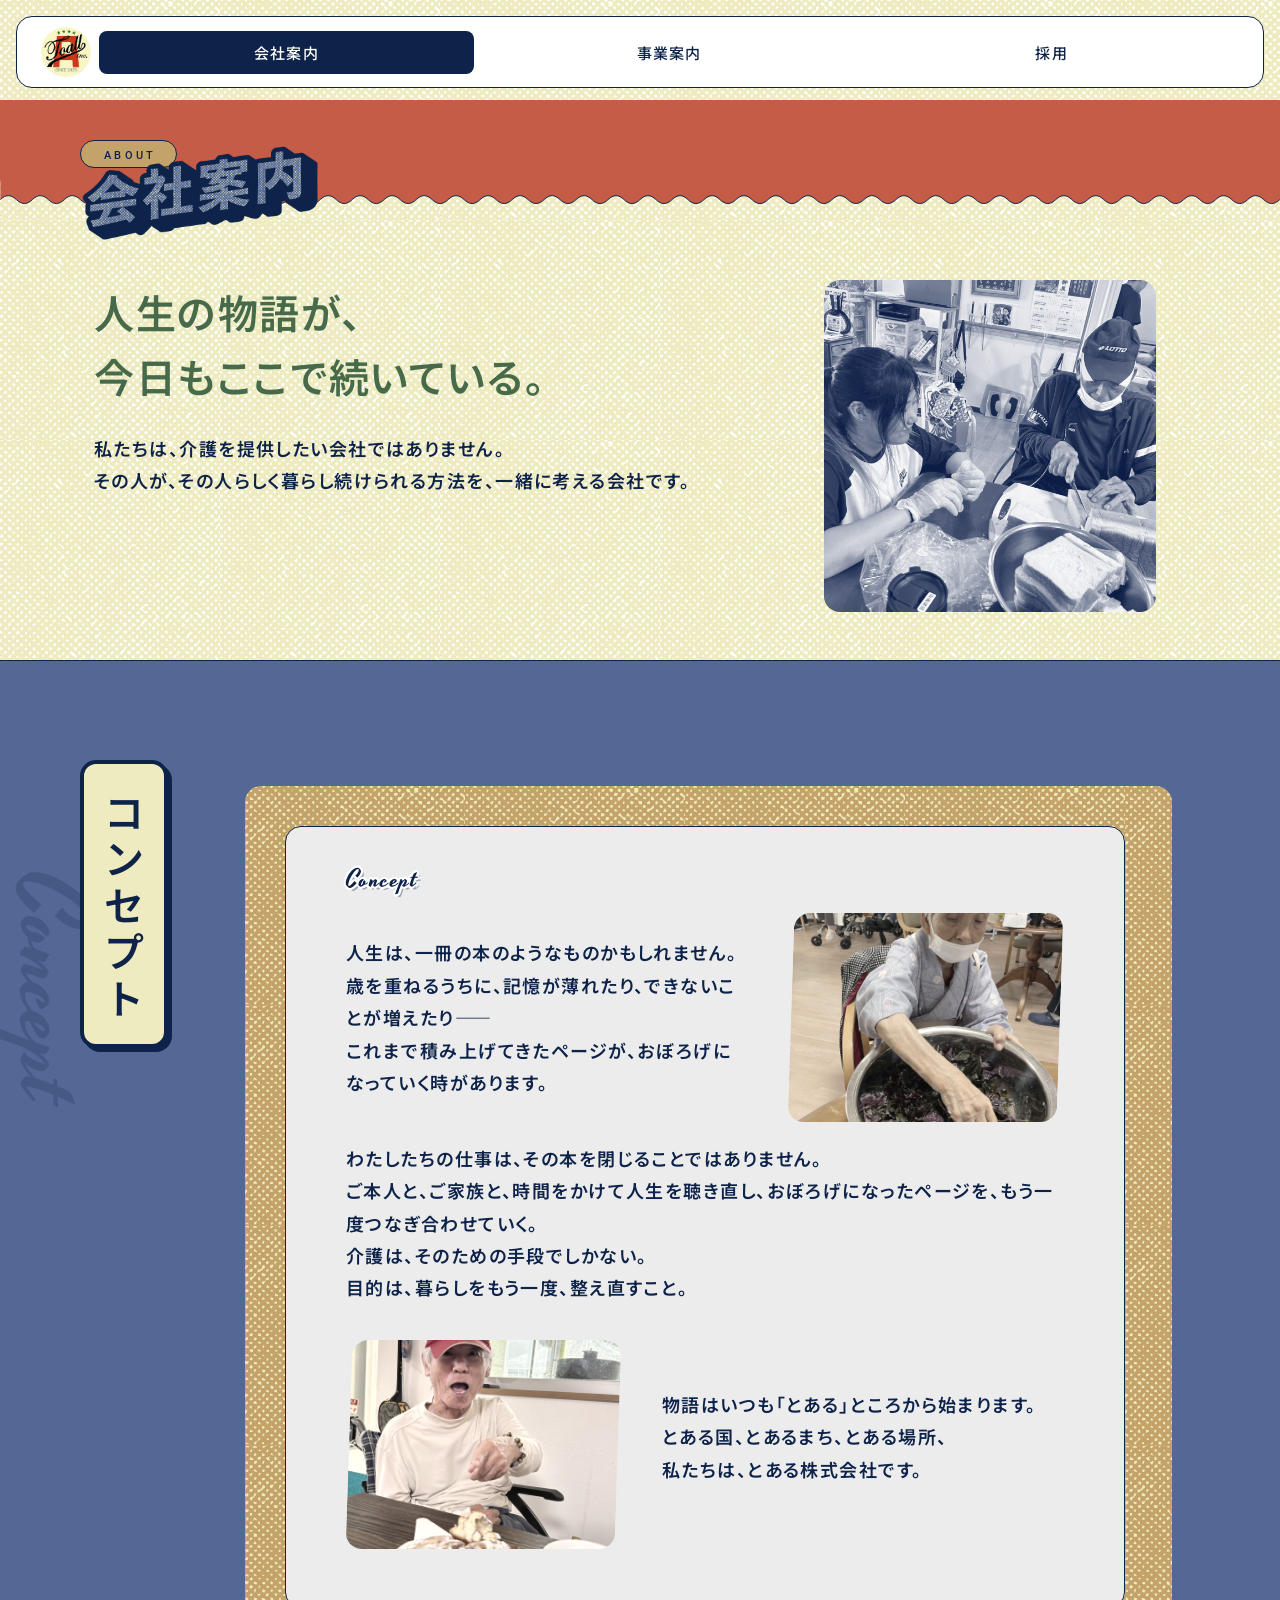
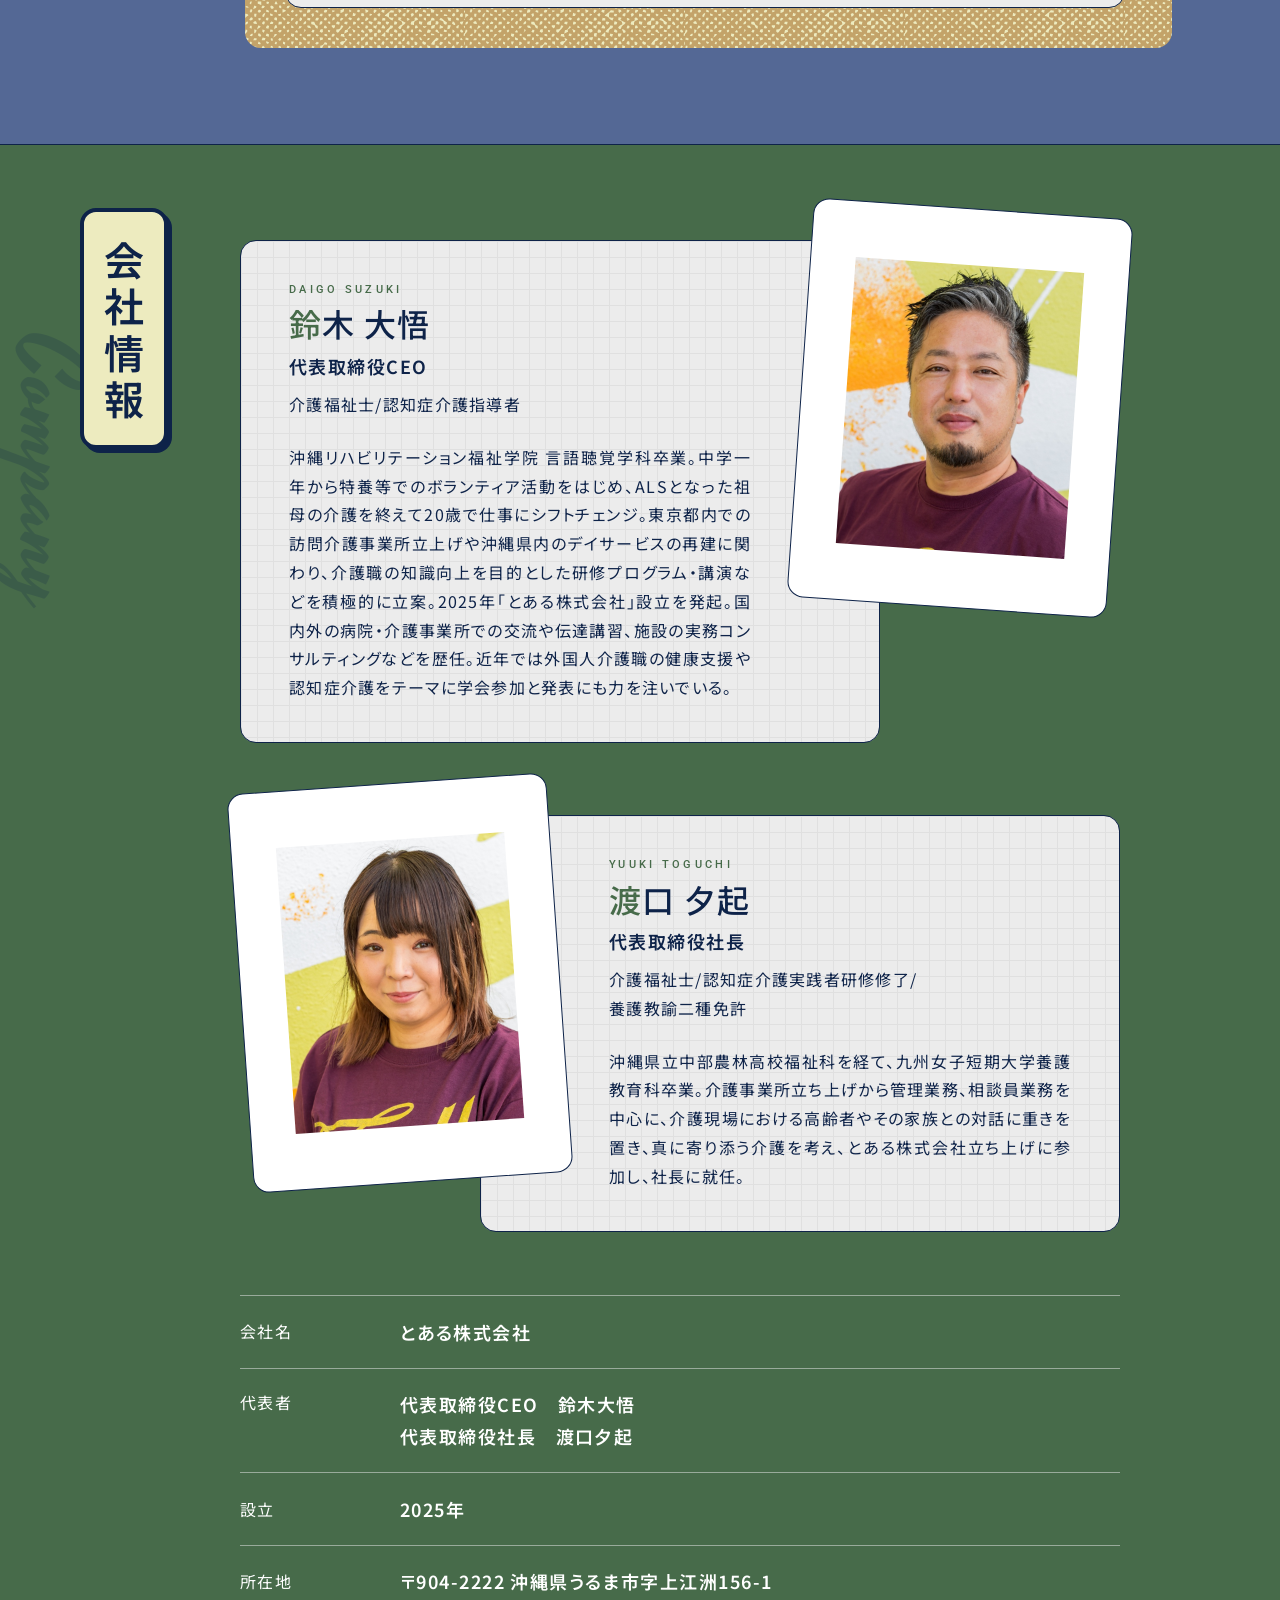
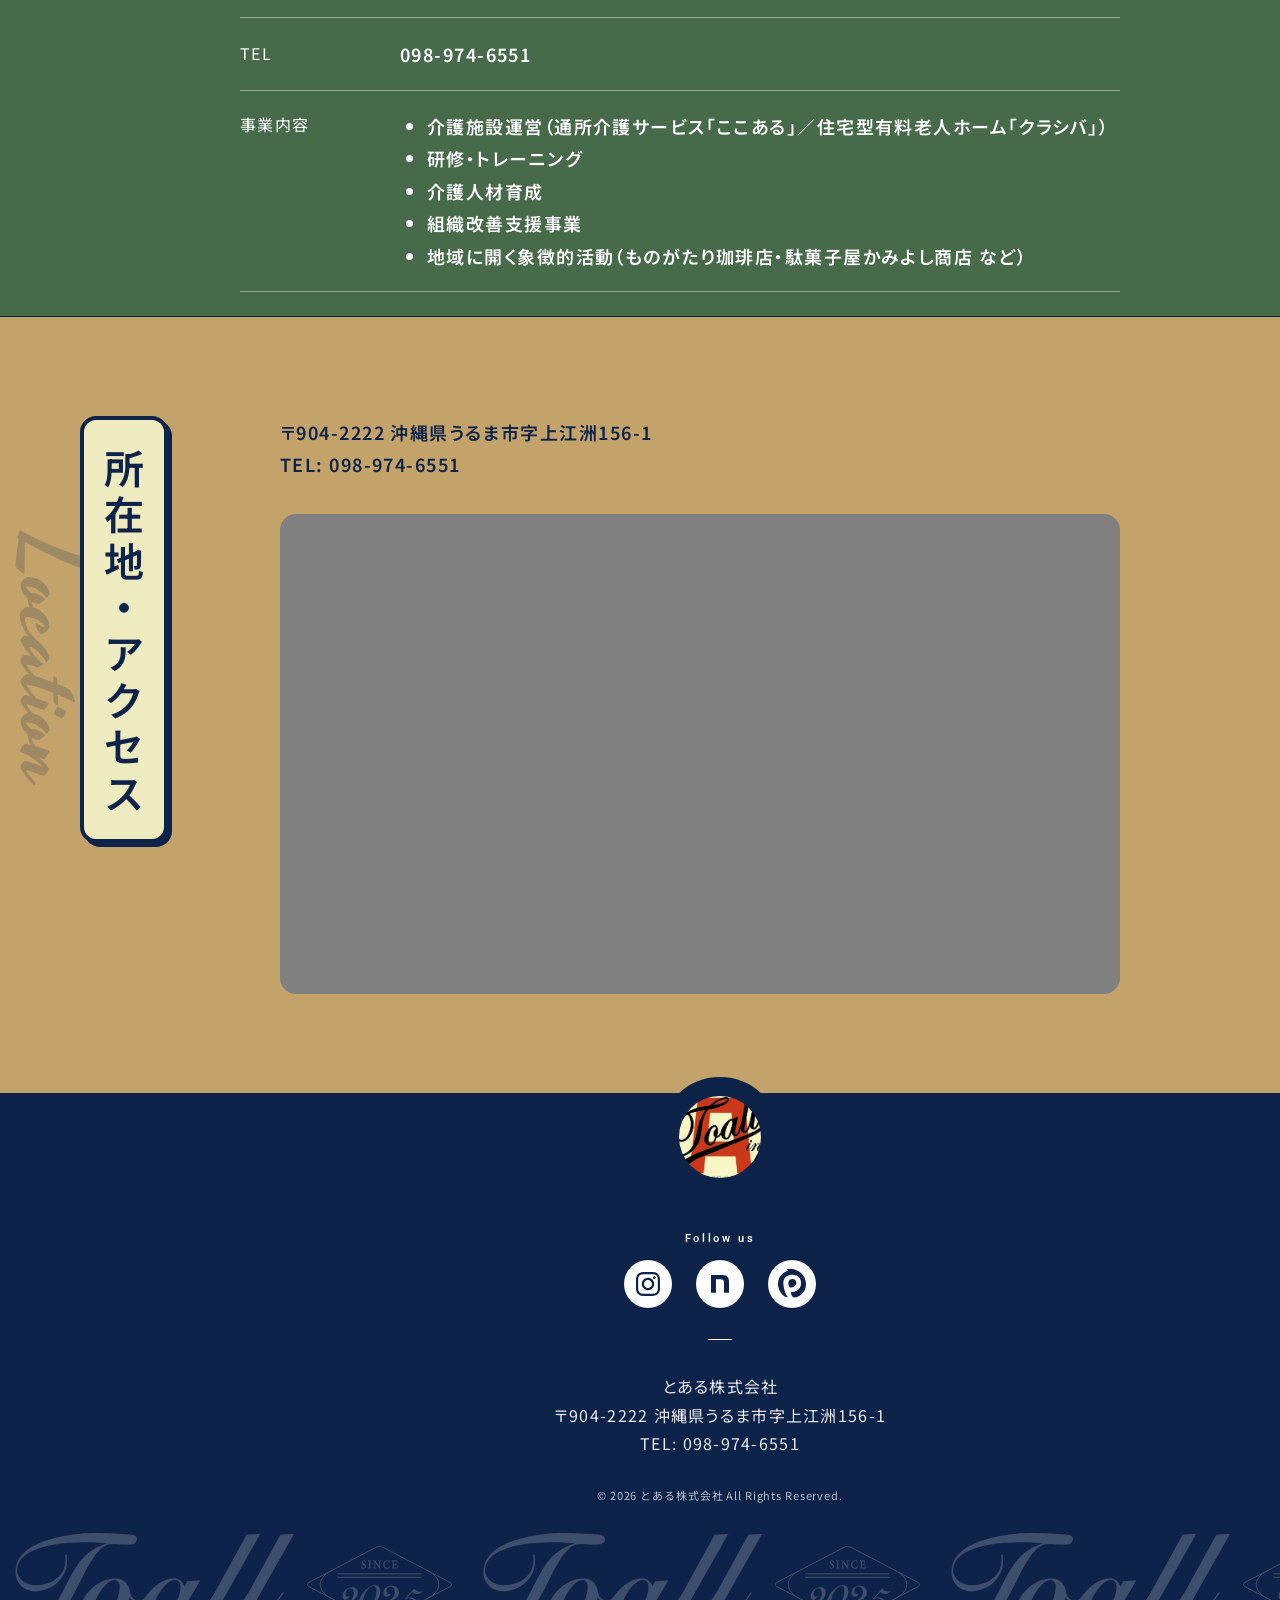
<file: about.html>
<!DOCTYPE html>
<html lang="ja">
<head>
  <meta charset="UTF-8">
  <meta name="viewport" content="width=device-width, initial-scale=1.0">
  <title>会社案内 | とある株式会社</title>
  <meta name="description" content="人生は、一冊の本のようなもの。ご本人とご家族から人生を聴き、その人らしい暮らしが続く方法を一緒に考えます。私たちが大切にしている考え方や代表の歩み、会社情報をご紹介します。">
  <meta property="og:site_name" content="とある株式会社">
  <meta property="og:type" content="website">
  <meta property="og:title" content="会社案内 | とある株式会社">
  <meta property="og:description" content="人生は、一冊の本のようなもの。ご本人とご家族から人生を聴き、その人らしい暮らしが続く方法を一緒に考えます。私たちが大切にしている考え方や代表の歩み、会社情報をご紹介します。">
  <meta property="og:url" content="https://toallinc.com/about.html">
  <meta property="og:image" content="https://toallinc.com/images/ogp.jpg">
  <meta property="og:image:width" content="1200">
  <meta property="og:image:height" content="630">
  <meta property="og:image:alt" content="とある株式会社 会社案内｜人生という物語に伴走する。">
  <meta name="twitter:card" content="summary_large_image">
  <link rel="canonical" href="https://toallinc.com/about.html">
  <link rel="preconnect" href="https://fonts.googleapis.com">
  <link href="https://fonts.googleapis.com/css2?family=Noto+Sans+JP:wght@400;500;600;700&family=Yesteryear&family=Roboto:wght@500;600&display=swap" rel="stylesheet">
  <link rel="icon" type="image/png" href="images/favicon-32.png">
  <link rel="apple-touch-icon" href="images/apple-touch-icon.png">
  <link rel="stylesheet" href="styles.css">
  <script type="application/ld+json">
{
  "@context": "https://schema.org",
  "@type": "AboutPage",
  "@id": "https://toallinc.com/about.html#webpage",
  "url": "https://toallinc.com/about.html",
  "name": "会社案内 | とある株式会社",
  "inLanguage": "ja",
  "isPartOf": {
    "@id": "https://toallinc.com/#website"
  },
  "about": {
    "@id": "https://toallinc.com/#organization"
  },
  "mainEntity": {
    "@type": "Organization",
    "@id": "https://toallinc.com/#organization",
    "name": "とある株式会社",
    "url": "https://toallinc.com/",
    "foundingDate": "2025",
    "telephone": "098-974-6551",
    "address": {
      "@type": "PostalAddress",
      "postalCode": "904-2222",
      "addressRegion": "沖縄県",
      "addressLocality": "うるま市",
      "streetAddress": "字上江洲156-1",
      "addressCountry": "JP"
    },
    "employee": [
      {
        "@type": "Person",
        "name": "鈴木大悟",
        "jobTitle": "代表取締役CEO"
      },
      {
        "@type": "Person",
        "name": "渡口夕起",
        "jobTitle": "代表取締役社長"
      }
    ]
  }
}
  </script>
</head>
<body class="page-about">
  <nav class="sp-nav-bar">
    <a href="index.html" class="sp-nav-logo"><img src="images/045fe9c1-6d6a-4776-a452-a813eab86640.jpg" alt="とある株式会社"></a>
    <a href="about.html" class="sp-nav-item active">会社案内</a>
    <a href="service.html" class="sp-nav-item">事業案内</a>
    <a href="recruit.html" class="sp-nav-item">採用</a>
  </nav>
  <div class="page-root">

    <!-- site-nav (fixed) -->
    <nav class="site-nav">
      <!-- nav group -->
      <div class="nav-group-wrapper" style="position:absolute; height:533px; left:0; top:0; width:426px;">
        <div class="nav-shadow" style="position:absolute; height:533px; left:0; top:0; width:426px;">
          <img alt="" style="position:absolute; display:block; inset:0; max-width:none; width:100%; height:100%;" src="images/0c84c5b2-c992-419b-9318-8333a2b3f592.svg" />
        </div>
        <div class="nav-panel" style="position:absolute; background-color:white; border:1px solid #0e2349; display:flex; flex-direction:column; gap:16px; align-items:center; left:0; padding:20px 16px 16px; border-radius:16px; top:0; width:200px;">
          <div style="display:flex; align-items:center; padding:8px; position:relative; flex-shrink:0;">
            <div style="overflow:clip; position:relative; border-radius:50px; flex-shrink:0; width:100px; height:100px;">
              <div style="position:absolute; transform:translate(-50%,-50%); left:calc(50% + 0.35px); width:101.25px; height:101.25px; top:calc(50% + 0.07px);">
                <img alt="" style="position:absolute; inset:0; max-width:none; object-fit:cover; pointer-events:none; width:100%; height:100%;" src="images/617e47fb-dcf9-4838-844f-f65efc7a3acc.jpg" />
              </div>
            </div>
          </div>
          <div style="display:flex; flex-direction:column; gap:8px; align-items:center; position:relative; flex-shrink:0; width:100%;">
            <!-- TOP -->
            <a href="index.html" style="text-decoration:none; display:flex; align-items:center; justify-content:center; padding:16px; position:relative; border-radius:8px; flex-shrink:0; width:168px;">
              <div style="word-break:break-word; display:flex; flex-direction:column; font-family:'Noto Sans JP',sans-serif; font-weight:500; justify-content:center; flex-shrink:0; color:#0e2349; font-size:18px; letter-spacing:1.44px; white-space:nowrap; font-feature-settings:'pkna' 1;"><p style="line-height:1;">TOP</p></div>
            </a>
            <!-- 会社案内（アクティブ） -->
            <a href="about.html" style="text-decoration:none; background-color:#0e2349; display:flex; align-items:center; justify-content:center; padding:16px; position:relative; border-radius:8px; flex-shrink:0; width:168px;">
              <div style="word-break:break-word; display:flex; flex-direction:column; font-family:'Noto Sans JP',sans-serif; font-weight:500; justify-content:center; flex-shrink:0; color:white; font-size:18px; letter-spacing:1.44px; white-space:nowrap; font-feature-settings:'pkna' 1;"><p style="line-height:1;">会社案内</p></div>
            </a>
            <!-- 事業案内 -->
            <a href="service.html" style="text-decoration:none; display:flex; align-items:center; justify-content:center; padding:16px; position:relative; border-radius:8px; flex-shrink:0; width:168px;">
              <div style="word-break:break-word; display:flex; flex-direction:column; font-family:'Noto Sans JP',sans-serif; font-weight:500; justify-content:center; flex-shrink:0; color:#0e2349; font-size:18px; letter-spacing:1.44px; white-space:nowrap; font-feature-settings:'pkna' 1;"><p style="line-height:1;">事業案内</p></div>
            </a>
            <!-- 採用 -->
            <a href="recruit.html" style="text-decoration:none; display:flex; align-items:center; justify-content:center; padding:16px; position:relative; border-radius:8px; flex-shrink:0; width:168px;">
              <div style="word-break:break-word; display:flex; flex-direction:column; font-family:'Noto Sans JP',sans-serif; font-weight:500; justify-content:center; flex-shrink:0; color:#0e2349; font-size:18px; letter-spacing:1.44px; white-space:nowrap; font-feature-settings:'pkna' 1;"><p style="line-height:1;">採用</p></div>
            </a>
          </div>
        </div>
      </div>
      <!-- お問い合わせ -->
      <div class="contact-group-wrapper" style="position:absolute; height:183px; left:0; top:408px; width:426px;">
        <div style="position:absolute; height:183px; left:0; top:0; width:426px;">
          <img alt="" style="position:absolute; display:block; inset:0; max-width:none; width:100%; height:100%;" src="images/aa80f549-86cd-40d1-a32d-eb193d968978.svg" />
        </div>
        <a href="index.html#contact" style="text-decoration:none; display:contents;">
        <div style="position:absolute; background-color:white; border:1px solid #0e2349; height:100px; left:0; border-radius:16px; top:0; width:200px; cursor:pointer;">
          <div style="position:absolute; background-image:url('images/626cb3a7-04f2-470f-b2ea-25e6777911d0.png'); background-size:110px 110px; background-position:top left; height:84px; left:7px; border-radius:8px; top:7px; width:184px;"></div>
          <div style="position:absolute; transform:translate(-50%,-50%); display:flex; flex-direction:column; gap:10px; align-items:center; left:50%; top:50%; width:116px;">
            <div style="display:flex; gap:8px; align-items:center; position:relative; flex-shrink:0;">
              <div style="position:relative; flex-shrink:0; width:16px; height:16px;">
                <img alt="" style="position:absolute; display:block; inset:0; max-width:none; width:100%; height:100%;" src="images/622b4deb-43bb-4475-a572-62ceb9608e91.svg" />
              </div>
              <div style="word-break:break-word; display:flex; flex-direction:column; font-family:'Roboto',sans-serif; font-weight:500; justify-content:center; flex-shrink:0; color:#0e2349; font-size:11px; letter-spacing:2.64px; text-transform:uppercase; white-space:nowrap;"><p style="line-height:1;">CONTACT</p></div>
            </div>
            <div style="word-break:break-word; display:flex; flex-direction:column; font-family:'Noto Sans JP',sans-serif; font-weight:700; justify-content:center; min-width:100%; flex-shrink:0; color:#c55c47; font-size:18px; letter-spacing:1.44px; white-space:nowrap; font-feature-settings:'pkna' 1;"><p style="line-height:1;">お問い合わせ</p></div>
          </div>
        </div>
        </a>
      </div>
    </nav>

    <!-- mainTitle header -->
    <header class="main-title-header">
      <h1 class="visually-hidden">会社案内</h1>
      <div class="header-bg">
        <div class="header-bg-wave-wrap">
          <div style="transform:rotate(180deg); width:100%;">
            <div style="height:24px; position:relative; width:100%;">
              <div style="position:absolute; inset:-2.08% 0 0 0;">
                <img alt="" style="display:block; max-width:none; width:100%; height:100%;" src="images/ac6f1fd2-615f-410f-b803-3732daceb813.svg" />
              </div>
            </div>
          </div>
        </div>
        <div class="header-bg-rect"></div>
      </div>
      <div class="header-title">
        <!-- subTitle badge -->
        <div style="position:absolute; background-color:#c3a369; border:1px solid #0e2349; height:28px; left:0; border-radius:16px; top:0; width:97px;">
          <div style="position:absolute; transform:translateY(-50%); display:flex; flex-direction:column; font-family:'Roboto',sans-serif; font-weight:500; justify-content:center; left:23px; color:#0e2349; font-size:11px; top:14px; letter-spacing:3.3px; text-transform:uppercase; white-space:nowrap;">
            <p style="line-height:1;">about</p>
          </div>
        </div>
        <!-- 手書きAbout画像 -->
        <div style="position:absolute; height:110.52px; left:2px; top:1px; width:240.005px;">
          <img alt="会社案内" style="position:absolute; inset:0; max-width:none; object-fit:cover; pointer-events:none; width:100%; height:100%;" src="images/de4ca972-b313-43de-a31d-2b2d16266c00.png" />
        </div>
      </div>
    </header>

    <!-- FV inner -->
    <div class="fv-inner">
      <!-- テキスト左 -->
      <div style="display:flex; flex-direction:column; gap:24px; align-items:flex-start; flex-shrink:0;">
        <div style="word-break:break-word; display:flex; flex-direction:column; font-family:'Noto Sans JP',sans-serif; font-weight:600; justify-content:center; color:#476b4a; font-size:40px; letter-spacing:1.6px; width:632px; font-feature-settings:'pkna' 1,'palt' 1;">
          <p style="line-height:1.6;">人生の物語が、<br class="pc-title-br">今日もここで続いている。</p>
        </div>
        <div style="display:flex; flex-direction:column; align-items:flex-start; flex-shrink:0; width:632px;"><!-- 2026-09-01: 358→632（見出しと同幅）。3行スタンス文が語の途中で折れないように -->
          <div style="word-break:break-word; display:flex; flex-direction:column; font-family:'Noto Sans JP',sans-serif; font-weight:600; justify-content:center; flex-shrink:0; color:#0e2349; font-size:18px; letter-spacing:1.44px; width:100%; font-feature-settings:'pkna' 1,'palt' 1;">
            <p style="line-height:1.8;">私たちは、介護を提供したい会社ではありません。<br>その人が、その人らしく暮らし続けられる方法を、一緒に考える会社です。</p>
          </div>
        </div>
      </div>
      <!-- 右写真 -->
      <div style="position:relative; border-radius:16px; flex-shrink:0; width:332px; height:332px;">
        <div aria-hidden style="position:absolute; inset:0; pointer-events:none; border-radius:16px;">
          <img alt="利用者とスタッフがテーブルでサンドイッチを作っている様子" style="position:absolute; max-width:none; object-fit:cover; filter:grayscale(1); border-radius:16px; width:100%; height:100%;" src="images/photo-about-kv.jpg" />
          <div style="position:absolute; background-color:#0c1d45; inset:0; mix-blend-mode:screen; border-radius:16px;"></div>
        </div>
      </div>
    </div>

    <!-- Concept section -->
    <section class="concept-section">
      <!-- 背景 -->
      <div class="concept-bg-outer">
        <div class="concept-bg-inner"></div>
      </div>

      <!-- categoryTitle（左サイドバー） -->
      <div style="position:absolute; height:600px; left:0; top:100px; width:240px;">
        <!-- 縦書き装飾文字 Concept -->
        <div style="position:absolute; transform:translateY(-50%); display:flex; height:305px; align-items:center; justify-content:center; left:-16px; top:227.5px; width:120px;">
          <div style="transform:rotate(90deg); flex-shrink:0;">
            <div style="word-break:break-word; display:flex; flex-direction:column; font-family:'Yesteryear',cursive; justify-content:center; opacity:0.2; color:#0e2349; font-size:90px; white-space:nowrap;">
              <p style="line-height:1;">Concept</p>
            </div>
          </div>
        </div>
        <!-- バッジ -->
        <div class="sp-section-badge" style="position:absolute; background-color:#edebbf; border:4px solid #0e2349; box-shadow:4px 4px 0px #0e2349; display:flex; flex-direction:column; align-items:center; justify-content:center; left:80px; padding:24px 0; border-radius:16px; top:0; width:88px;">
          <h2 style="word-break:break-word; font-family:'Noto Sans JP',sans-serif; font-weight:600; line-height:1.16; color:#0e2349; text-align:center; letter-spacing:3.2px; width:40px; font-feature-settings:'pkna' 1;">コンセプト</h2>
        </div>
      </div>

      <!-- content（背景画像タイルボックス） -->
      <div style="position:relative; background-image:url('images/ada065cb-7222-4b54-9af8-6be42a0701ef.png'); background-size:220px 220px; background-position:top left; display:flex; flex-direction:column; align-items:flex-start; margin-left:245px; margin-top:126px; margin-bottom:96px; padding:40px; border-radius:16px; width:927px; height:auto; min-height:777px;">
        <!-- anser（白灰テキスト箱。写真はFigma 206:152通り本文の流れの中に相対配置で組み込む） -->
        <div style="position:relative; word-break:break-word; background-color:#ececec; border:1px solid #0e2349; border-radius:16px; flex-shrink:0; width:840px; height:auto; min-height:706px; color:#0e2349;">
          <div style="display:flex; flex-direction:column; gap:4px; padding:42px 60px; width:100%; box-sizing:border-box; font-size:18px; letter-spacing:1.44px; font-family:'Noto Sans JP',sans-serif; font-weight:600; font-feature-settings:'pkna' 1,'palt' 1;">
            <!-- 見出し Concept -->
            <div style="font-family:'Yesteryear',cursive; font-size:24px; font-weight:400;">
              <p style="line-height:1;">Concept</p>
            </div>
            <!-- 本文1 ＋ 写真1（#632c21 overlay） -->
            <div style="display:flex; align-items:center; justify-content:space-between; gap:32px; width:100%;">
              <div style="flex:1 0 0; min-width:0; display:flex; flex-direction:column; justify-content:center;">
                <p style="line-height:1.8;">人生は、一冊の本のようなものかもしれません。<br>歳を重ねるうちに、記憶が薄れたり、できないことが増えたり——<br>これまで積み上げてきたページが、おぼろげになっていく時があります。</p>
              </div>
              <div style="flex-shrink:0; width:275.951px; height:208.908px; display:flex; align-items:center; justify-content:center; margin:16px 0 16px 8px;">
                <div style="transform:skewX(-1.87deg); flex-shrink:0;">
                  <div style="height:209.019px; position:relative; border-radius:16px; width:269.143px;">
                    <div aria-hidden style="position:absolute; inset:0; pointer-events:none; border-radius:16px;">
                      <img class="photo-faded" alt="利用者が大きなボウルで野菜を混ぜている様子" style="position:absolute; max-width:none; object-fit:cover; border-radius:16px; width:100%; height:100%;" src="images/photo-about-concept1.jpg" />
                    </div>
                  </div>
                </div>
              </div>
            </div>
            <!-- 本文2（全幅） -->
            <div style="width:100%; margin-bottom:16px;">
              <p style="line-height:1.8;">わたしたちの仕事は、その本を閉じることではありません。<br>ご本人と、ご家族と、時間をかけて人生を聴き直し、おぼろげになったページを、もう一度つなぎ合わせていく。<br>介護は、そのための手段でしかない。<br>目的は、暮らしをもう一度、整え直すこと。</p>
            </div>
            <!-- 写真2（#213b63 overlay）＋ 本文3 -->
            <div style="display:flex; gap:32px; align-items:center; width:100%;">
              <div style="flex-shrink:0; width:275.951px; height:208.908px; display:flex; align-items:center; justify-content:center; margin:16px 8px 16px 0;">
                <div style="transform:skewX(-1.87deg); flex-shrink:0;">
                  <div style="height:209.019px; position:relative; border-radius:16px; width:269.143px;">
                    <div aria-hidden style="position:absolute; inset:0; pointer-events:none; border-radius:16px;">
                      <img class="photo-faded" alt="利用者が焼き菓子を前にテーブルに着いている様子" style="position:absolute; max-width:none; object-fit:cover; border-radius:16px; width:100%; height:100%;" src="images/photo-about-concept2.jpg" />
                    </div>
                  </div>
                </div>
              </div>
              <div style="flex:1 0 0; min-width:0; display:flex; flex-direction:column; justify-content:center; white-space:pre-wrap;">
                <p style="line-height:1.8; margin-bottom:16px;">物語はいつも「とある」ところから始まります。<br>とある国、とあるまち、とある場所、<br>私たちは、とある株式会社です。</p>
              </div>
            </div>
          </div>
        </div>
      </div>
    </section>

    <!-- Company section -->
    <section class="company-section">
      <!-- 背景 -->
      <div class="company-bg-outer">
        <div class="company-bg-inner"></div>
      </div>

      <!-- categoryTitle（左サイドバー） -->
      <div style="position:absolute; height:496px; left:0; top:64px; width:240px;">
        <!-- 縦書き装飾文字 Company -->
        <div style="position:absolute; transform:translateY(-50%); display:flex; height:366px; align-items:center; justify-content:center; left:-15px; top:263px; width:120px;">
          <div style="transform:rotate(90deg); flex-shrink:0;">
            <div style="word-break:break-word; display:flex; flex-direction:column; font-family:'Yesteryear',cursive; justify-content:center; opacity:0.2; color:#0e2349; font-size:90px; white-space:nowrap;">
              <p style="line-height:1;">Company</p>
            </div>
          </div>
        </div>
        <!-- バッジ -->
        <div class="sp-section-badge" style="position:absolute; background-color:#edebbf; border:4px solid #0e2349; box-shadow:4px 4px 0px #0e2349; display:flex; flex-direction:column; align-items:center; justify-content:center; left:80px; padding:24px 0; border-radius:16px; top:0; width:88px;">
          <h2 style="word-break:break-word; font-family:'Noto Sans JP',sans-serif; font-weight:600; line-height:1.16; color:#0e2349; text-align:center; letter-spacing:3.2px; width:40px; font-feature-settings:'pkna' 1;">会社情報</h2>
        </div>
      </div>

      <!-- content -->
      <div style="display:flex; flex-direction:column; gap:64px; align-items:flex-start; margin-left:240px; margin-top:64px; width:880px; position:relative;">

        <!-- profile -->
        <div style="display:flex; flex-direction:column; gap:40px; align-items:flex-start; position:relative; flex-shrink:0; width:100%;">

          <!-- 鈴木大悟 -->
          <div style="position:relative; flex-shrink:0; width:100%;">
            <!-- テキスト箱（左・通常フローで高さを決定。写真は装飾として絶対配置で重ねる） -->
            <div style="word-break:break-word; position:relative; background-image:url('images/008ed006-5e51-4e88-b270-953e1cdd0b98.png'); background-size:16px 16px; background-position:top left; border:1px solid #0e2349; display:flex; flex-direction:column; gap:24px; align-items:flex-start; padding:40px 128px 40px 48px; border-radius:16px; margin-top:32px; width:640px;">
              <div style="display:flex; flex-direction:column; gap:8px; align-items:flex-start; flex-shrink:0; width:100%;">
                <!-- name block -->
                <div style="display:flex; flex-direction:column; align-items:flex-start; flex-shrink:0; width:100%;">
                  <div style="display:flex; flex-direction:column; font-family:'Roboto',sans-serif; font-weight:500; justify-content:center; flex-shrink:0; color:#476b4a; font-size:11px; letter-spacing:3.3px; text-transform:uppercase; white-space:nowrap;">
                    <p style="line-height:1.6;">DAIGO SUZUKI</p>
                  </div>
                  <div style="display:flex; flex-direction:column; font-family:'Noto Sans JP',sans-serif; font-weight:500; justify-content:center; flex-shrink:0; color:#0e2349; font-size:32px; letter-spacing:1.28px; font-feature-settings:'pkna' 1;">
                    <p style="line-height:1.6;"><span style="color:#476b4a;">鈴</span>木 大悟</p>
                  </div>
                  <div style="display:flex; flex-direction:column; font-family:'Noto Sans JP',sans-serif; font-weight:600; justify-content:center; flex-shrink:0; color:#0e2349; font-size:18px; letter-spacing:1.44px; font-feature-settings:'pkna' 1,'palt' 1;">
                    <p style="line-height:1.8;">代表取締役CEO</p>
                  </div>
                </div>
                <!-- 資格 -->
                <div style="display:flex; flex-direction:column; font-family:'Noto Sans JP',sans-serif; font-weight:400; justify-content:center; flex-shrink:0; color:#0e2349; font-size:16px; letter-spacing:1.28px; width:100%; font-feature-settings:'pkna' 1,'palt' 1;">
                  <p style="line-height:1.8;">介護福祉士/認知症介護指導者</p>
                </div>
              </div>
              <!-- 本文 -->
              <p style="font-family:'Noto Sans JP',sans-serif; font-weight:400; line-height:1.8; flex-shrink:0; color:#0e2349; font-size:16px; text-align:justify; letter-spacing:1.28px; width:100%; font-feature-settings:'pkna' 1,'palt' 1;">沖縄リハビリテーション福祉学院 言語聴覚学科卒業。中学一年から特養等でのボランティア活動をはじめ、ALSとなった祖母の介護を終えて20歳で仕事にシフトチェンジ。東京都内での訪問介護事業所立上げや沖縄県内のデイサービスの再建に関わり、介護職の知識向上を目的とした研修プログラム・講演などを積極的に立案。2025年「とある株式会社」設立を発起。国内外の病院・介護事業所での交流や伝達講習、施設の実務コンサルティングなどを歴任。近年では外国人介護職の健康支援や認知症介護をテーマに学会参加と発表にも力を注いでいる。</p>
            </div>
            <!-- 写真（右・回転4deg） -->
            <div style="position:absolute; display:flex; height:421.348px; align-items:center; justify-content:center; right:-13.56px; top:-10.67px; width:347.123px;">
              <div style="transform:rotate(4deg); flex-shrink:0;">
                <div style="background-color:white; border:1px solid #0e2349; height:400px; position:relative; border-radius:16px; width:320px; overflow:hidden;">
                  <img alt="鈴木大悟" src="images/staff/daigo.jpg" style="width:100%; height:100%; object-fit:cover; object-position:center; transform:scale(0.72); display:block;"  loading="lazy" decoding="async"/>
                </div>
              </div>
            </div>
          </div>

          <!-- 渡口夕起 -->
          <div style="position:relative; flex-shrink:0; width:100%; display:flex; justify-content:flex-end;">
            <!-- テキスト箱（右・通常フローで高さを決定。写真は装飾として絶対配置で重ねる） -->
            <div style="word-break:break-word; position:relative; background-image:url('images/008ed006-5e51-4e88-b270-953e1cdd0b98.png'); background-size:16px 16px; background-position:top left; border:1px solid #0e2349; display:flex; flex-direction:column; gap:24px; align-items:flex-start; padding:40px 48px 40px 128px; border-radius:16px; margin-top:32px; width:640px;">
              <div style="display:flex; flex-direction:column; gap:8px; align-items:flex-start; flex-shrink:0; width:100%;">
                <div style="display:flex; flex-direction:column; align-items:flex-start; flex-shrink:0; width:100%;">
                  <div style="display:flex; flex-direction:column; font-family:'Roboto',sans-serif; font-weight:500; justify-content:center; flex-shrink:0; color:#476b4a; font-size:11px; letter-spacing:3.3px; text-transform:uppercase; white-space:nowrap;">
                    <p style="line-height:1.6;">YUUKI TOGUCHI</p>
                  </div>
                  <div style="display:flex; flex-direction:column; font-family:'Noto Sans JP',sans-serif; font-weight:500; justify-content:center; flex-shrink:0; color:#0e2349; font-size:32px; letter-spacing:1.28px; font-feature-settings:'pkna' 1;">
                    <p style="line-height:1.6;"><span style="color:#476b4a;">渡</span>口 夕起</p>
                  </div>
                  <div style="display:flex; flex-direction:column; font-family:'Noto Sans JP',sans-serif; font-weight:600; justify-content:center; flex-shrink:0; color:#0e2349; font-size:18px; letter-spacing:1.44px; font-feature-settings:'pkna' 1,'palt' 1;">
                    <p style="line-height:1.8;">代表取締役社長</p>
                  </div>
                </div>
                <div style="display:flex; flex-direction:column; font-family:'Noto Sans JP',sans-serif; font-weight:400; justify-content:center; flex-shrink:0; color:#0e2349; font-size:16px; letter-spacing:1.28px; width:100%; font-feature-settings:'pkna' 1,'palt' 1;">
                  <p style="line-height:1.8; margin-bottom:0;">介護福祉士/認知症介護実践者研修修了/</p>
                  <p style="line-height:1.8;">養護教諭二種免許</p>
                </div>
              </div>
              <p style="font-family:'Noto Sans JP',sans-serif; font-weight:400; line-height:1.8; flex-shrink:0; color:#0e2349; font-size:16px; text-align:justify; letter-spacing:1.28px; width:100%; font-feature-settings:'pkna' 1,'palt' 1;">沖縄県立中部農林高校福祉科を経て、九州女子短期大学養護教育科卒業。介護事業所立ち上げから管理業務、相談員業務を中心に、介護現場における高齢者やその家族との対話に重きを置き、真に寄り添う介護を考え、とある株式会社立ち上げに参加し、社長に就任。</p>
            </div>
            <!-- 写真（左・回転-4deg） -->
            <div style="position:absolute; display:flex; height:421.348px; align-items:center; justify-content:center; left:-13.56px; top:-10.67px; width:347.123px;">
              <div style="transform:rotate(-4deg); flex-shrink:0;">
                <div style="background-color:white; border:1px solid #0e2349; height:400px; position:relative; border-radius:16px; width:320px; overflow:hidden;">
                  <img alt="渡口夕起" src="images/staff/toguchi.jpg" style="width:100%; height:100%; object-fit:cover; object-position:center; transform:scale(0.72); display:block;"  loading="lazy" decoding="async"/>
                </div>
              </div>
            </div>
          </div>
        </div><!-- /profile -->

        <!-- 会社情報テーブル -->
        <div style="display:flex; flex-direction:column; gap:20px; align-items:flex-start; flex-shrink:0; width:100%;">
          <!-- line -->
          <div style="height:0; position:relative; flex-shrink:0; width:100%;">
            <div style="position:absolute; inset:-0.5px 0;">
              <img alt="" style="display:block; max-width:none; width:100%; height:100%;" src="images/16a57de2-43e5-49eb-a79f-65e0de3f690d.svg"  loading="lazy" decoding="async"/>
            </div>
          </div>
          <!-- 会社名 -->
          <div style="word-break:break-word; display:flex; align-items:center; flex-shrink:0; color:white; width:100%;">
            <div style="display:flex; flex-direction:column; font-family:'Noto Sans JP',sans-serif; font-weight:400; justify-content:center; flex-shrink:0; font-size:16px; letter-spacing:1.28px; width:160px; font-feature-settings:'pkna' 1,'palt' 1;">
              <p style="line-height:1.8;">会社名</p>
            </div>
            <p style="flex:1 0 0; font-family:'Noto Sans JP',sans-serif; font-weight:600; line-height:1.8; min-width:1px; font-size:18px; letter-spacing:1.44px; font-feature-settings:'pkna' 1,'palt' 1;">とある株式会社</p>
          </div>
          <!-- line -->
          <div style="height:0; position:relative; flex-shrink:0; width:100%;">
            <div style="position:absolute; inset:-0.5px 0;">
              <img alt="" style="display:block; max-width:none; width:100%; height:100%;" src="images/16a57de2-43e5-49eb-a79f-65e0de3f690d.svg"  loading="lazy" decoding="async"/>
            </div>
          </div>
          <!-- 代表者 -->
          <div style="word-break:break-word; display:flex; align-items:flex-start; flex-shrink:0; color:white; width:100%;">
            <div style="display:flex; flex-direction:column; font-family:'Noto Sans JP',sans-serif; font-weight:400; justify-content:center; flex-shrink:0; font-size:16px; letter-spacing:1.28px; width:160px; font-feature-settings:'pkna' 1,'palt' 1;">
              <p style="line-height:1.8;">代表者</p>
            </div>
            <p style="flex:1 0 0; font-family:'Noto Sans JP',sans-serif; font-weight:600; line-height:1.8; min-width:1px; font-size:18px; letter-spacing:1.44px; font-feature-settings:'pkna' 1,'palt' 1;">代表取締役CEO　鈴木大悟<br />代表取締役社長　渡口夕起</p>
          </div>
          <!-- line -->
          <div style="height:0; position:relative; flex-shrink:0; width:100%;">
            <div style="position:absolute; inset:-0.5px 0;">
              <img alt="" style="display:block; max-width:none; width:100%; height:100%;" src="images/16a57de2-43e5-49eb-a79f-65e0de3f690d.svg"  loading="lazy" decoding="async"/>
            </div>
          </div>
          <!-- 設立 -->
          <div style="word-break:break-word; display:flex; align-items:center; flex-shrink:0; color:white; width:100%;">
            <div style="display:flex; flex-direction:column; font-family:'Noto Sans JP',sans-serif; font-weight:400; justify-content:center; flex-shrink:0; font-size:16px; letter-spacing:1.28px; width:160px; font-feature-settings:'pkna' 1,'palt' 1;">
              <p style="line-height:1.8;">設立</p>
            </div>
            <p style="flex:1 0 0; font-family:'Noto Sans JP',sans-serif; font-weight:600; line-height:1.8; min-width:1px; font-size:18px; letter-spacing:1.44px; font-feature-settings:'pkna' 1,'palt' 1;">2025年</p>
          </div>
          <!-- line -->
          <div style="height:0; position:relative; flex-shrink:0; width:100%;">
            <div style="position:absolute; inset:-0.5px 0;">
              <img alt="" style="display:block; max-width:none; width:100%; height:100%;" src="images/16a57de2-43e5-49eb-a79f-65e0de3f690d.svg"  loading="lazy" decoding="async"/>
            </div>
          </div>
          <!-- 所在地 -->
          <div style="word-break:break-word; display:flex; align-items:center; flex-shrink:0; color:white; width:100%;">
            <div style="display:flex; flex-direction:column; font-family:'Noto Sans JP',sans-serif; font-weight:400; justify-content:center; flex-shrink:0; font-size:16px; letter-spacing:1.28px; width:160px; font-feature-settings:'pkna' 1,'palt' 1;">
              <p style="line-height:1.8;">所在地</p>
            </div>
            <p style="flex:1 0 0; font-family:'Noto Sans JP',sans-serif; font-weight:600; line-height:1.8; min-width:1px; font-size:18px; letter-spacing:1.44px; font-feature-settings:'pkna' 1,'palt' 1;">〒904-2222 沖縄県うるま市字上江洲156-1</p>
          </div>
          <!-- line -->
          <div style="height:0; position:relative; flex-shrink:0; width:100%;">
            <div style="position:absolute; inset:-0.5px 0;">
              <img alt="" style="display:block; max-width:none; width:100%; height:100%;" src="images/16a57de2-43e5-49eb-a79f-65e0de3f690d.svg"  loading="lazy" decoding="async"/>
            </div>
          </div>
          <!-- TEL -->
          <div style="word-break:break-word; display:flex; align-items:center; flex-shrink:0; color:white; width:100%;">
            <div style="display:flex; flex-direction:column; font-family:'Noto Sans JP',sans-serif; font-weight:400; justify-content:center; flex-shrink:0; font-size:16px; letter-spacing:1.28px; width:160px; font-feature-settings:'pkna' 1,'palt' 1;">
              <p style="line-height:1.8;">TEL</p>
            </div>
            <p style="flex:1 0 0; font-family:'Noto Sans JP',sans-serif; font-weight:600; line-height:1.8; min-width:1px; font-size:18px; letter-spacing:1.44px; font-feature-settings:'pkna' 1,'palt' 1;">098-974-6551</p>
          </div>
          <!-- line -->
          <div style="height:0; position:relative; flex-shrink:0; width:100%;">
            <div style="position:absolute; inset:-0.5px 0;">
              <img alt="" style="display:block; max-width:none; width:100%; height:100%;" src="images/16a57de2-43e5-49eb-a79f-65e0de3f690d.svg"  loading="lazy" decoding="async"/>
            </div>
          </div>
          <!-- 事業内容 -->
          <div style="word-break:break-word; display:flex; align-items:flex-start; flex-shrink:0; color:white; width:100%;">
            <div style="display:flex; flex-direction:column; font-family:'Noto Sans JP',sans-serif; font-weight:400; justify-content:center; flex-shrink:0; font-size:16px; letter-spacing:1.28px; width:160px; font-feature-settings:'pkna' 1,'palt' 1;">
              <p style="line-height:1.8;">事業内容</p>
            </div>
            <ul style="display:block; flex:1 0 0; font-family:'Noto Sans JP',sans-serif; font-weight:600; list-style:disc; min-width:1px; font-size:18px; letter-spacing:1.44px; font-feature-settings:'pkna' 1,'palt' 1;">
              <li style="margin-bottom:0; margin-left:27px;"><span style="line-height:1.8;">介護施設運営（通所介護サービス「ここある」／住宅型有料老人ホーム「クラシバ」）</span></li>
              <li style="margin-bottom:0; margin-left:27px;"><span style="line-height:1.8;">研修・トレーニング</span></li>
              <li style="margin-bottom:0; margin-left:27px;"><span style="line-height:1.8;">介護人材育成</span></li>
              <li style="margin-bottom:0; margin-left:27px;"><span style="line-height:1.8;">組織改善支援事業</span></li>
              <li style="margin-left:27px;"><span style="line-height:1.8;">地域に開く象徴的活動（ものがたり珈琲店・駄菓子屋かみよし商店 など）</span></li>
            </ul>
          </div>
          <!-- line -->
          <div style="height:0; position:relative; flex-shrink:0; width:100%;">
            <div style="position:absolute; inset:-0.5px 0;">
              <img alt="" style="display:block; max-width:none; width:100%; height:100%;" src="images/16a57de2-43e5-49eb-a79f-65e0de3f690d.svg"  loading="lazy" decoding="async"/>
            </div>
          </div>
        </div><!-- /data -->

      </div><!-- /content -->
    </section>

    <!-- Location section -->
    <section class="location-section">
      <div class="location-bg"></div>

      <!-- categoryTitle（左サイドバー） -->
      <div style="position:absolute; height:496px; left:80px; top:100px; width:200px;">
        <!-- 縦書き装飾文字 Location -->
        <div style="position:absolute; transform:translateY(-50%); display:flex; height:329px; align-items:center; justify-content:center; left:-95px; top:244.5px; width:120px;">
          <div style="transform:rotate(90deg); flex-shrink:0;">
            <div style="word-break:break-word; display:flex; flex-direction:column; font-family:'Yesteryear',cursive; justify-content:center; opacity:0.2; color:#0e2349; font-size:90px; white-space:nowrap;">
              <p style="line-height:1;">Location</p>
            </div>
          </div>
        </div>
        <!-- バッジ -->
        <div class="sp-section-badge" style="position:absolute; background-color:#edebbf; border:4px solid #0e2349; box-shadow:4px 4px 0px #0e2349; display:flex; flex-direction:column; align-items:center; justify-content:center; left:0; padding:24px 0; border-radius:16px; top:0; width:88px;">
          <h2 style="word-break:break-word; font-family:'Noto Sans JP',sans-serif; font-weight:600; line-height:1.16; color:#0e2349; text-align:center; letter-spacing:3.2px; width:40px; font-feature-settings:'pkna' 1;">所在地・アクセス</h2>
        </div>
      </div>

      <!-- inner（コンテンツ） -->
      <div style="position:absolute; display:flex; flex-direction:column; gap:33px; align-items:flex-start; left:280px; top:100px; width:840px;">
        <!-- 住所テキスト -->
        <div style="word-break:break-word; display:flex; flex-direction:column; font-family:'Noto Sans JP',sans-serif; font-weight:600; justify-content:center; flex-shrink:0; color:#0e2349; font-size:18px; letter-spacing:1.44px; font-feature-settings:'pkna' 1,'palt' 1;">
          <p style="line-height:1.8; margin-bottom:0;">〒904-2222 沖縄県うるま市字上江洲156-1</p>
          <p style="line-height:1.8;">TEL: 098-974-6551</p>
        </div>
        <!-- Google Maps iframe -->
        <div style="background-color:#808080; height:480px; overflow:hidden; position:relative; border-radius:16px; flex-shrink:0; width:840px;">
          <iframe
            src="https://maps.google.com/maps?q=沖縄県うるま市字上江洲156-1&output=embed"
            style="width:840px; height:480px; border:0; border-radius:16px;"
            allowfullscreen=""
            loading="lazy"
            referrerpolicy="no-referrer-when-downgrade"
            title="とある株式会社 所在地マップ"
          ></iframe>
        </div>
      </div>
    </section>

    <!-- Footer -->
    <footer class="site-footer">
      <!-- SNS -->
      <div style="display:flex; flex-direction:column; gap:16px; align-items:center; position:relative; flex-shrink:0; width:192px;">
        <div style="word-break:break-word; display:flex; flex-direction:column; font-family:'Roboto',sans-serif; font-weight:600; justify-content:center; flex-shrink:0; font-size:11px; text-align:center; color:white; letter-spacing:2.64px; width:100%;">
          <p style="line-height:1;">Follow us</p>
        </div>
        <div style="display:flex; gap:24px; height:48px; align-items:center; position:relative; flex-shrink:0; width:100%;">
          <!-- Instagram -->
          <div style="background-color:white; position:relative; border-radius:24px; flex-shrink:0; width:48px; height:48px;">
            <div style="position:absolute; transform:translate(-50%,-50%); left:50%; width:24px; height:24px; top:50%;">
              <img alt="" style="position:absolute; display:block; inset:0; max-width:none; width:100%; height:100%;" src="images/934ad284-4445-400c-b0ff-204b3e20131e.svg"  loading="lazy" decoding="async"/>
            </div>
          </div>
          <!-- note -->
          <div style="position:relative; flex-shrink:0; width:48px; height:48px;">
            <img alt="" style="position:absolute; display:block; inset:0; max-width:none; width:100%; height:100%;" src="images/fb56b9ae-f347-4509-8ad8-6ab2e8d0f620.svg"  loading="lazy" decoding="async"/>
          </div>
          <!-- peatix -->
          <div style="background-color:white; overflow:clip; position:relative; border-radius:24px; flex-shrink:0; width:48px; height:48px;">
            <div style="position:absolute; transform:translate(-50%,-50%); height:28.542px; left:50%; overflow:clip; top:calc(50% - 0.73px); width:28px;">
              <img alt="" style="position:absolute; display:block; inset:0; max-width:none; width:100%; height:100%;" src="images/ed14d283-3ad8-4d7b-97c4-1702f6161de6.svg"  loading="lazy" decoding="async"/>
            </div>
          </div>
        </div>
      </div>
      <!-- 区切り線 -->
      <div style="height:0; position:relative; flex-shrink:0; width:24px;">
        <div style="position:absolute; inset:-0.5px 0;">
          <img alt="" style="display:block; max-width:none; width:100%; height:100%;" src="images/3858a603-ae97-4242-a653-b855dcd2742b.svg"  loading="lazy" decoding="async"/>
        </div>
      </div>
      <!-- 住所テキスト -->
      <div style="word-break:break-word; display:flex; flex-direction:column; font-family:'Noto Sans JP',sans-serif; font-weight:400; justify-content:center; flex-shrink:0; color:#ececec; font-size:16px; text-align:center; letter-spacing:1.28px; white-space:nowrap; font-feature-settings:'pkna' 1,'palt' 1;">
        <p style="line-height:1.8; margin-bottom:0;">とある株式会社</p>
        <p style="line-height:1.8; margin-bottom:0;">〒904-2222 沖縄県うるま市字上江洲156-1</p>
        <p style="line-height:1.8;">TEL: 098-974-6551</p>
      </div>
      <!-- コピーライト -->
      <div style="word-break:break-word; display:flex; flex-direction:column; font-family:'Noto Sans JP',sans-serif; font-weight:400; justify-content:center; opacity:0.7; flex-shrink:0; font-size:11px; text-align:right; color:white; letter-spacing:0.88px; white-space:nowrap; font-feature-settings:'pkna' 1;">
        <p style="line-height:1;">© 2026 とある株式会社 All Rights Reserved.</p>
      </div>
      <!-- ループアニメーション（静止画パターン） -->
      <div style="display:flex; gap:16px; align-items:center; opacity:0.2; position:relative; flex-shrink:0; width:100%; overflow:hidden;">
        <!-- looptext 1 -->
        <div style="height:97px; overflow:clip; position:relative; flex-shrink:0; width:452px;">
          <div style="position:absolute; inset:0.12% 0.11% 0.08% 0.02%;">
            <div style="position:absolute; inset:0.12% 34.95% 0.08% 0.02%;">
              <div style="position:absolute; inset:-0.1% 0;">
                <img alt="" style="display:block; max-width:none; width:100%; height:100%;" src="images/183150df-c6d2-4068-a411-fb8dbc99e6e5.svg"  loading="lazy" decoding="async"/>
              </div>
            </div>
            <div style="position:absolute; inset:13.35% 0.11% 8.22% 68%;">
              <div style="position:absolute; inset:-0.66% -0.35%;">
                <img alt="" style="display:block; max-width:none; width:100%; height:100%;" src="images/61b0afe5-e30a-4662-9ec1-b596f925840b.svg"  loading="lazy" decoding="async"/>
              </div>
            </div>
          </div>
        </div>
        <!-- looptext 2 -->
        <div style="height:97px; overflow:clip; position:relative; flex-shrink:0; width:452px;">
          <div style="position:absolute; inset:0.12% 0.11% 0.08% 0.02%;">
            <div style="position:absolute; inset:0.12% 34.95% 0.08% 0.02%;">
              <div style="position:absolute; inset:-0.1% 0;">
                <img alt="" style="display:block; max-width:none; width:100%; height:100%;" src="images/183150df-c6d2-4068-a411-fb8dbc99e6e5.svg"  loading="lazy" decoding="async"/>
              </div>
            </div>
            <div style="position:absolute; inset:13.35% 0.11% 8.22% 68%;">
              <div style="position:absolute; inset:-0.66% -0.35%;">
                <img alt="" style="display:block; max-width:none; width:100%; height:100%;" src="images/61b0afe5-e30a-4662-9ec1-b596f925840b.svg"  loading="lazy" decoding="async"/>
              </div>
            </div>
          </div>
        </div>
        <!-- looptext 3 -->
        <div style="height:97px; overflow:clip; position:relative; flex-shrink:0; width:452px;">
          <div style="position:absolute; inset:0.12% 0.11% 0.08% 0.02%;">
            <div style="position:absolute; inset:0.12% 34.95% 0.08% 0.02%;">
              <div style="position:absolute; inset:-0.1% 0;">
                <img alt="" style="display:block; max-width:none; width:100%; height:100%;" src="images/183150df-c6d2-4068-a411-fb8dbc99e6e5.svg"  loading="lazy" decoding="async"/>
              </div>
            </div>
            <div style="position:absolute; inset:13.35% 0.11% 8.22% 68%;">
              <div style="position:absolute; inset:-0.66% -0.35%;">
                <img alt="" style="display:block; max-width:none; width:100%; height:100%;" src="images/61b0afe5-e30a-4662-9ec1-b596f925840b.svg"  loading="lazy" decoding="async"/>
              </div>
            </div>
          </div>
        </div>
        <!-- looptext 4 -->
        <div style="height:97px; overflow:clip; position:relative; flex-shrink:0; width:452px;">
          <div style="position:absolute; inset:0.12% 0.11% 0.08% 0.02%;">
            <div style="position:absolute; inset:0.12% 34.95% 0.08% 0.02%;">
              <div style="position:absolute; inset:-0.1% 0;">
                <img alt="" style="display:block; max-width:none; width:100%; height:100%;" src="images/183150df-c6d2-4068-a411-fb8dbc99e6e5.svg"  loading="lazy" decoding="async"/>
              </div>
            </div>
            <div style="position:absolute; inset:13.35% 0.11% 8.22% 68%;">
              <div style="position:absolute; inset:-0.66% -0.35%;">
                <img alt="" style="display:block; max-width:none; width:100%; height:100%;" src="images/61b0afe5-e30a-4662-9ec1-b596f925840b.svg"  loading="lazy" decoding="async"/>
              </div>
            </div>
          </div>
        </div>
      </div>
      <!-- フッターロゴ -->
      <div style="position:absolute; transform:translateX(-50%); border:19.2px solid #0e2349; left:50%; overflow:clip; border-radius:60px; width:120px; height:120px; top:-16px;">
        <div style="position:absolute; transform:translate(-50%,-50%); left:calc(50% + 0.42px); width:121.5px; height:121.5px; top:calc(50% + 0.08px);">
          <img alt="" style="position:absolute; inset:0; max-width:none; object-fit:cover; pointer-events:none; width:100%; height:100%;" src="images/617e47fb-dcf9-4838-844f-f65efc7a3acc.jpg"  loading="lazy" decoding="async"/>
        </div>
      </div>
    </footer>

  </div>
</body>
</html>
</file>
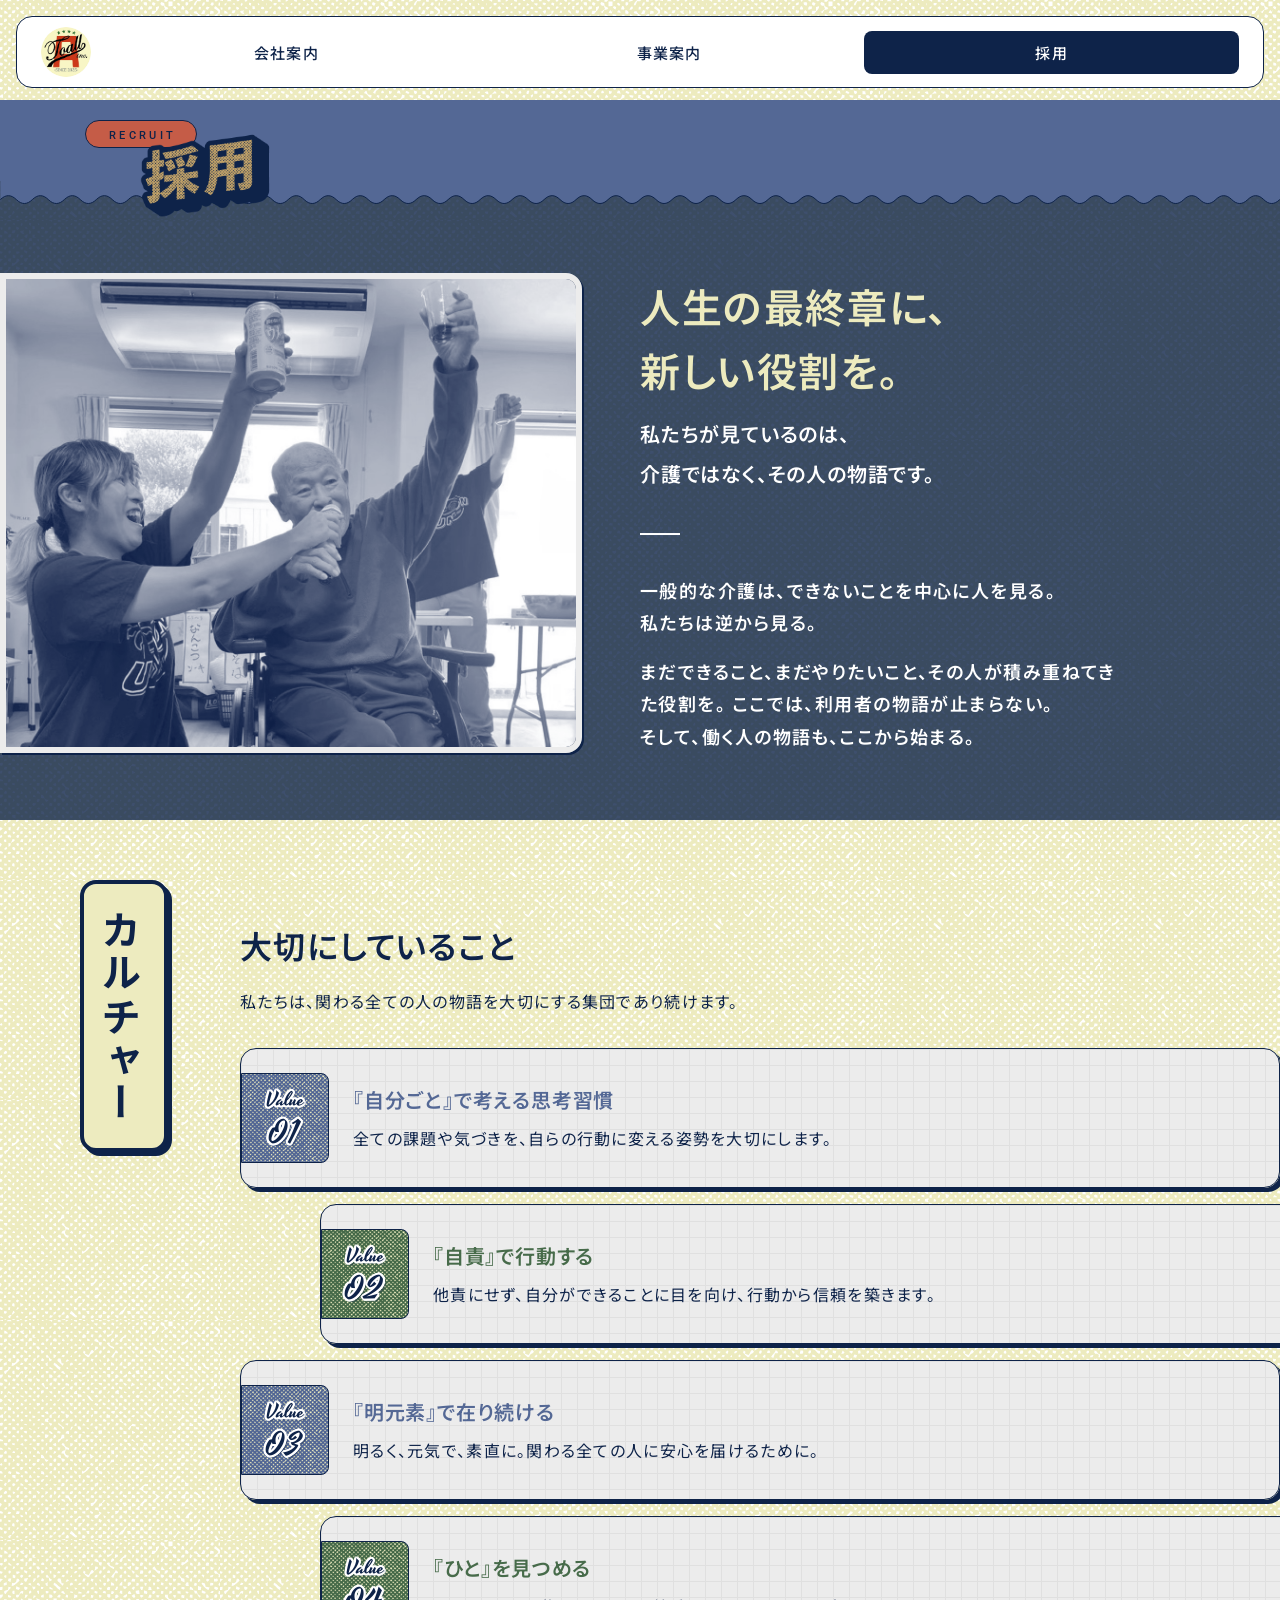
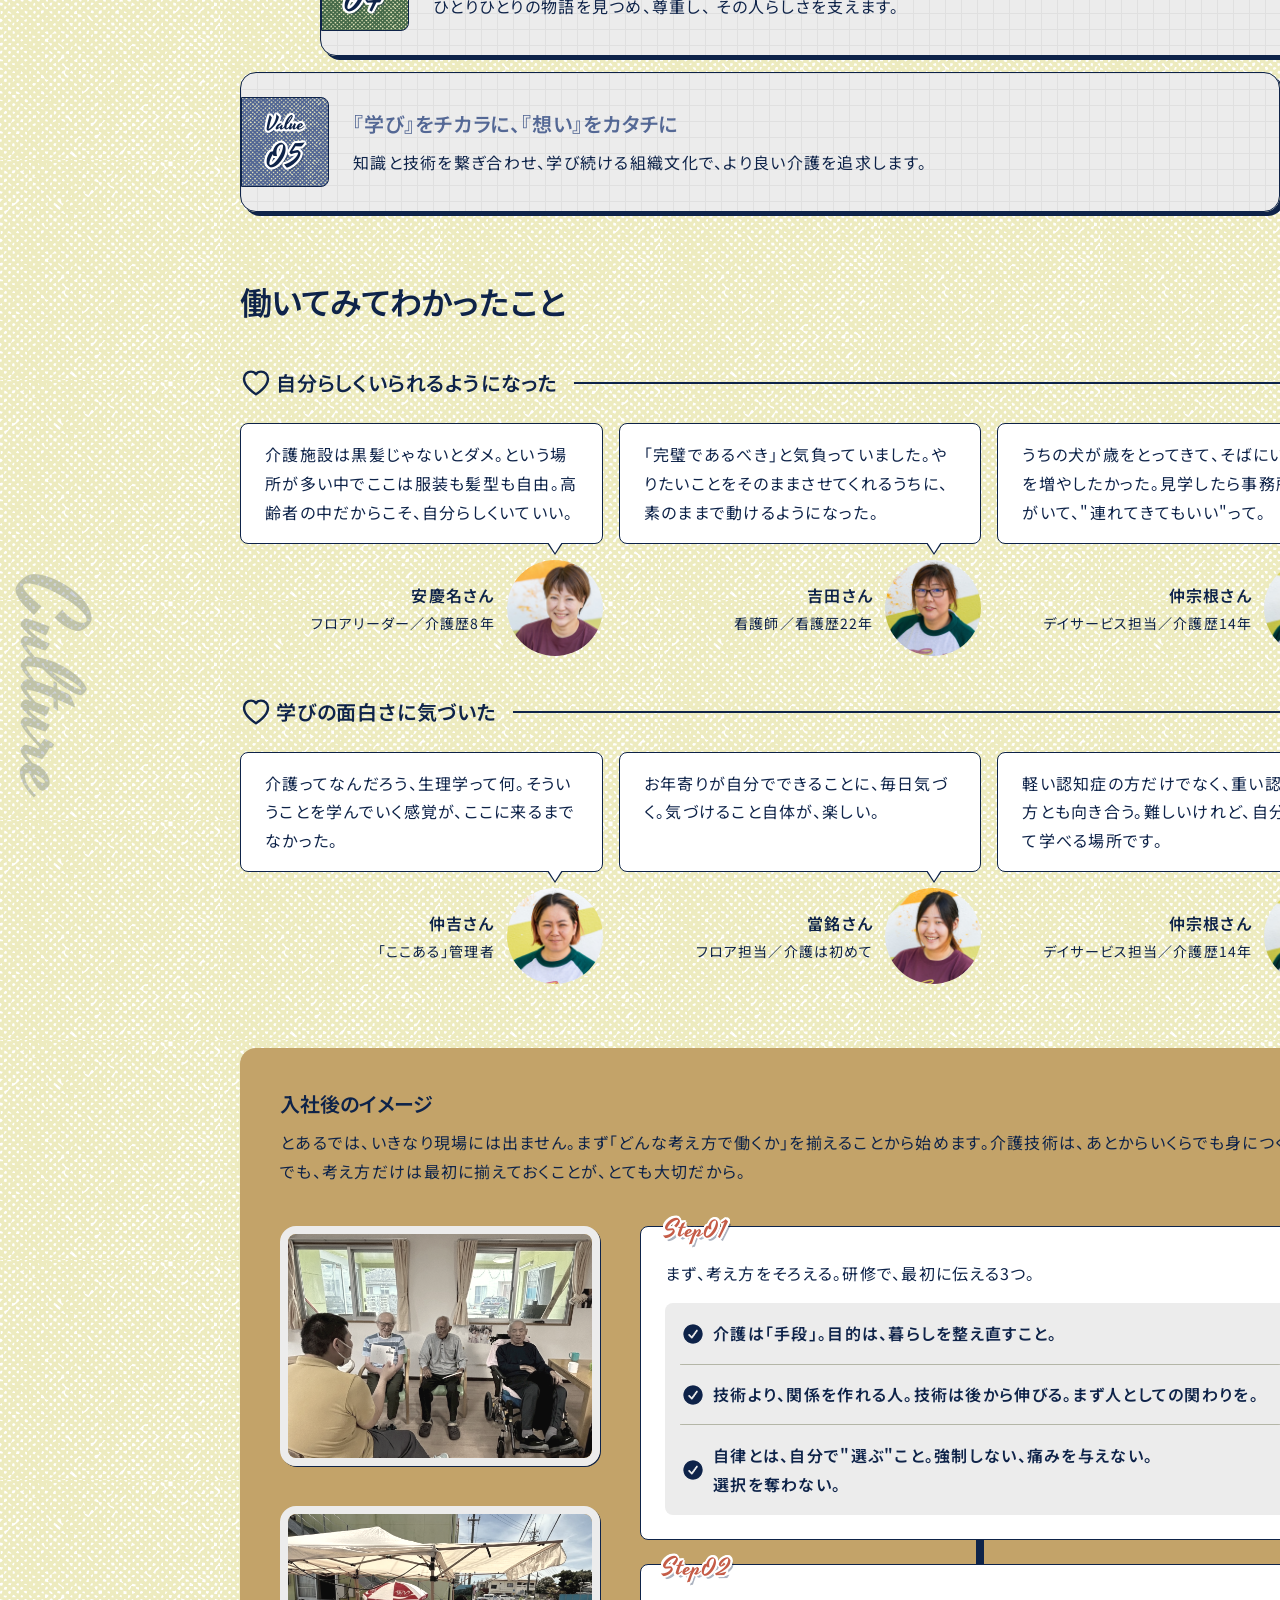
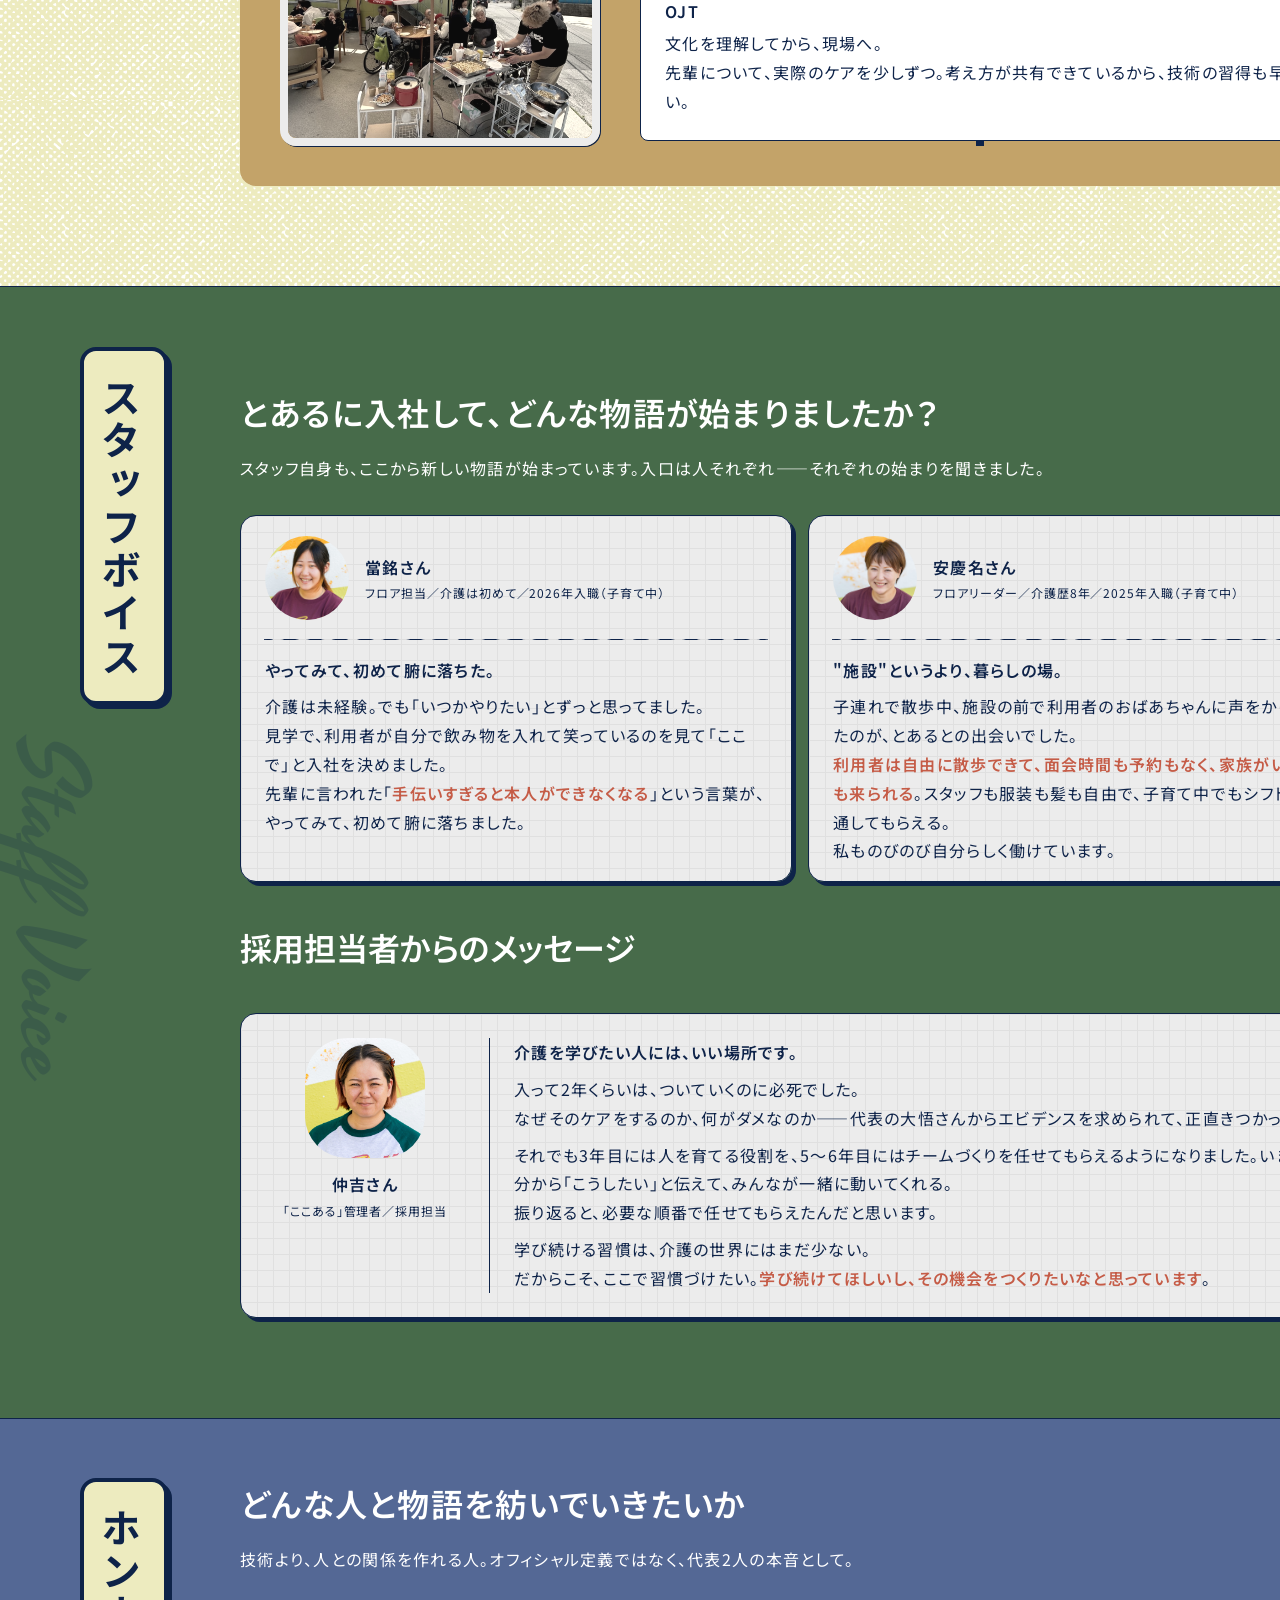
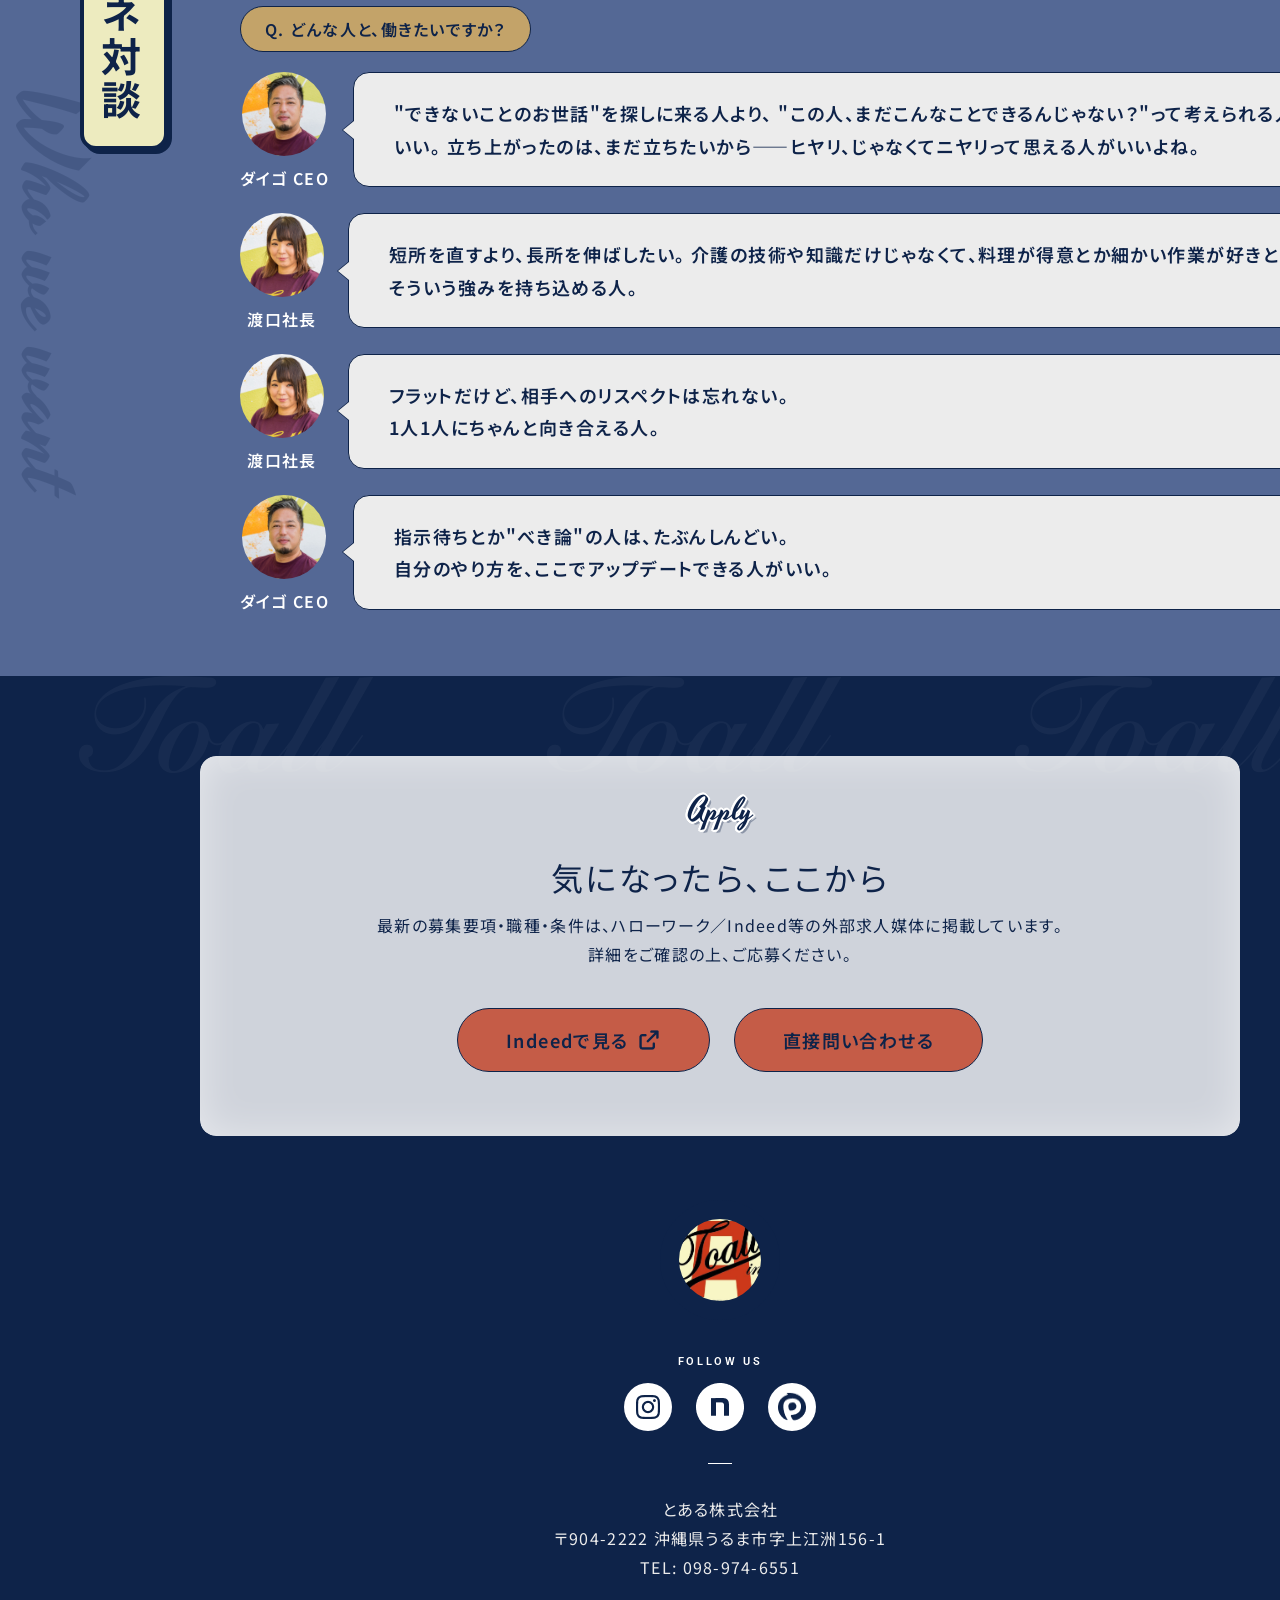
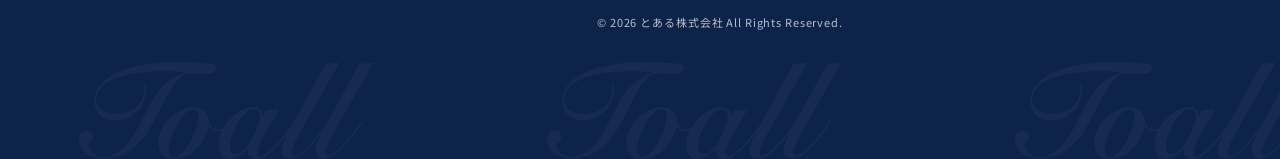
<file: recruit.html>
<!DOCTYPE html>
<html lang="ja">
<head>
  <meta charset="UTF-8">
  <meta name="viewport" content="width=device-width, initial-scale=1.0">
  <title>採用 | とある株式会社</title>
  <meta name="description" content="まだできること、まだやりたいことに目を向ける介護を。沖縄県うるま市で、一人ひとりの人生に伴走する仲間を募集しています。スタッフの声や日々の働き方、考え方を共有する研修をご紹介します。">
  <meta property="og:site_name" content="とある株式会社">
  <meta property="og:type" content="website">
  <meta property="og:title" content="採用 | とある株式会社">
  <meta property="og:description" content="まだできること、まだやりたいことに目を向ける介護を。沖縄県うるま市で、一人ひとりの人生に伴走する仲間を募集しています。スタッフの声や日々の働き方、考え方を共有する研修をご紹介します。">
  <meta property="og:url" content="https://toallinc.com/recruit.html">
  <meta property="og:image" content="https://toallinc.com/images/ogp.jpg">
  <meta property="og:image:width" content="1200">
  <meta property="og:image:height" content="630">
  <meta property="og:image:alt" content="とある株式会社 採用｜人生という物語に伴走する。">
  <meta name="twitter:card" content="summary_large_image">
  <link rel="canonical" href="https://toallinc.com/recruit.html">
  <link rel="preconnect" href="https://fonts.googleapis.com">
  <link href="https://fonts.googleapis.com/css2?family=Noto+Sans+JP:wght@400;500;600;700&family=Yesteryear&family=Roboto:wght@400;500;600;700&display=swap" rel="stylesheet">
  <link rel="icon" type="image/png" href="images/favicon-32.png">
  <link rel="apple-touch-icon" href="images/apple-touch-icon.png">
  <link rel="stylesheet" href="styles.css">
</head>
<body class="page-recruit">
  <nav class="sp-nav-bar">
    <a href="index.html" class="sp-nav-logo"><img src="images/045fe9c1-6d6a-4776-a452-a813eab86640.jpg" alt="とある株式会社"></a>
    <a href="about.html" class="sp-nav-item">会社案内</a>
    <a href="service.html" class="sp-nav-item">事業案内</a>
    <a href="recruit.html" class="sp-nav-item active">採用</a>
  </nav>
  <div id="page-root" style="position:relative; width:1440px; margin:0 auto; display:flex; flex-direction:column;">

    <!-- ===== NAVIGATION (fixed) ===== -->
    <nav class="site-nav">
      <!-- nav group -->
      <div class="nav-group-wrapper" style="position:absolute; height:533px; left:0; top:0; width:426px;">
        <div class="nav-shadow" style="position:absolute; height:533px; left:0; top:0; width:426px;">
          <img alt="" style="position:absolute; display:block; inset:0; max-width:none; width:100%; height:100%;" src="images/0c84c5b2-c992-419b-9318-8333a2b3f592.svg" />
        </div>
        <div class="nav-panel" style="position:absolute; background-color:white; border:1px solid #0e2349; display:flex; flex-direction:column; gap:16px; align-items:center; left:0; padding:20px 16px 16px; border-radius:16px; top:0; width:200px;">
          <div style="display:flex; align-items:center; padding:8px; position:relative; flex-shrink:0;">
            <div style="overflow:clip; position:relative; border-radius:50px; flex-shrink:0; width:100px; height:100px;">
              <div style="position:absolute; transform:translate(-50%,-50%); left:calc(50% + 0.35px); width:101.25px; height:101.25px; top:calc(50% + 0.07px);">
                <img alt="" style="position:absolute; inset:0; max-width:none; object-fit:cover; pointer-events:none; width:100%; height:100%;" src="images/617e47fb-dcf9-4838-844f-f65efc7a3acc.jpg" />
              </div>
            </div>
          </div>
          <div style="display:flex; flex-direction:column; gap:8px; align-items:center; position:relative; flex-shrink:0; width:100%;">
            <!-- TOP -->
            <a href="index.html" style="text-decoration:none; display:flex; align-items:center; justify-content:center; padding:16px; position:relative; border-radius:8px; flex-shrink:0; width:168px;">
              <div style="word-break:break-word; display:flex; flex-direction:column; font-family:'Noto Sans JP',sans-serif; font-weight:500; justify-content:center; flex-shrink:0; color:#0e2349; font-size:18px; letter-spacing:1.44px; white-space:nowrap; font-feature-settings:'pkna' 1;"><p style="line-height:1;">TOP</p></div>
            </a>
            <!-- 会社案内 -->
            <a href="about.html" style="text-decoration:none; display:flex; align-items:center; justify-content:center; padding:16px; position:relative; border-radius:8px; flex-shrink:0; width:168px;">
              <div style="word-break:break-word; display:flex; flex-direction:column; font-family:'Noto Sans JP',sans-serif; font-weight:500; justify-content:center; flex-shrink:0; color:#0e2349; font-size:18px; letter-spacing:1.44px; white-space:nowrap; font-feature-settings:'pkna' 1;"><p style="line-height:1;">会社案内</p></div>
            </a>
            <!-- 事業案内 -->
            <a href="service.html" style="text-decoration:none; display:flex; align-items:center; justify-content:center; padding:16px; position:relative; border-radius:8px; flex-shrink:0; width:168px;">
              <div style="word-break:break-word; display:flex; flex-direction:column; font-family:'Noto Sans JP',sans-serif; font-weight:500; justify-content:center; flex-shrink:0; color:#0e2349; font-size:18px; letter-spacing:1.44px; white-space:nowrap; font-feature-settings:'pkna' 1;"><p style="line-height:1;">事業案内</p></div>
            </a>
            <!-- 採用（アクティブ） -->
            <a href="recruit.html" style="text-decoration:none; background-color:#0e2349; display:flex; align-items:center; justify-content:center; padding:16px; position:relative; border-radius:8px; flex-shrink:0; width:168px;">
              <div style="word-break:break-word; display:flex; flex-direction:column; font-family:'Noto Sans JP',sans-serif; font-weight:500; justify-content:center; flex-shrink:0; color:white; font-size:18px; letter-spacing:1.44px; white-space:nowrap; font-feature-settings:'pkna' 1;"><p style="line-height:1;">採用</p></div>
            </a>
          </div>
        </div>
      </div>
      <!-- お問い合わせ -->
      <div class="contact-group-wrapper" style="position:absolute; height:183px; left:0; top:408px; width:426px;">
        <div style="position:absolute; height:183px; left:0; top:0; width:426px;">
          <img alt="" style="position:absolute; display:block; inset:0; max-width:none; width:100%; height:100%;" src="images/aa80f549-86cd-40d1-a32d-eb193d968978.svg" />
        </div>
        <a href="index.html#contact" style="text-decoration:none; display:contents;">
        <div style="position:absolute; background-color:white; border:1px solid #0e2349; height:100px; left:0; border-radius:16px; top:0; width:200px; cursor:pointer;">
          <div style="position:absolute; background-image:url('images/626cb3a7-04f2-470f-b2ea-25e6777911d0.png'); background-size:110px 110px; background-position:top left; height:84px; left:7px; border-radius:8px; top:7px; width:184px;"></div>
          <div style="position:absolute; transform:translate(-50%,-50%); display:flex; flex-direction:column; gap:10px; align-items:center; left:50%; top:50%; width:116px;">
            <div style="display:flex; gap:8px; align-items:center; position:relative; flex-shrink:0;">
              <div style="position:relative; flex-shrink:0; width:16px; height:16px;">
                <img alt="" style="position:absolute; display:block; inset:0; max-width:none; width:100%; height:100%;" src="images/622b4deb-43bb-4475-a572-62ceb9608e91.svg" />
              </div>
              <div style="word-break:break-word; display:flex; flex-direction:column; font-family:'Roboto',sans-serif; font-weight:500; justify-content:center; flex-shrink:0; color:#0e2349; font-size:11px; letter-spacing:2.64px; text-transform:uppercase; white-space:nowrap;"><p style="line-height:1;">CONTACT</p></div>
            </div>
            <div style="word-break:break-word; display:flex; flex-direction:column; font-family:'Noto Sans JP',sans-serif; font-weight:700; justify-content:center; min-width:100%; flex-shrink:0; color:#c55c47; font-size:18px; letter-spacing:1.44px; white-space:nowrap; font-feature-settings:'pkna' 1;"><p style="line-height:1;">お問い合わせ</p></div>
          </div>
        </div>
        </a>
      </div>
    </nav>

    <!-- ===== 1. FV ===== -->
    <section id="fv" style="position:relative; min-height:720px;">
      <h1 class="visually-hidden">採用情報</h1>
      <!-- FV下地: Figma mv/bg = rgba(14,35,73,0.8) を全面フルブリード（写真・テキストの下地。帯はこの上に#546895で乗る） -->
      <div style="position:absolute; top:0; bottom:0; left:min(0px, calc(50% - 50vw)); right:min(0px, calc(50% - 50vw)); overflow:hidden; background:rgba(14,35,73,0.8); z-index:1;"></div>
      <!-- mainTitle bar -->
      <div id="main-title-bar" style="position:absolute; top:0; left:0; width:1440px; height:140px; z-index:2;">
        <!-- bg band (104px tall): blue-gray fill + wave at bottom -->
        <div style="position:absolute; top:0; left:0; right:0; height:104px;">
          <!-- blue-gray fill (top 80px of the 104px band)（フルブリード=波と同じく画面端まで） -->
          <div style="position:absolute; top:0; bottom:23px; left:min(0px, calc(50% - 50vw)); right:min(0px, calc(50% - 50vw)); background-color:#546895;"></div>
          <!-- wave at bottom of band (80-104px)（フルブリード） -->
          <div style="position:absolute; bottom:0; left:min(0px, calc(50% - 50vw)); right:min(0px, calc(50% - 50vw)); height:24px; overflow:hidden; display:flex; align-items:center; justify-content:center;">
            <div style="flex:none; transform:rotate(180deg); width:100%; height:24px; position:relative;">
              <img alt="" src="images/wave-recruit-546895.svg" style="position:absolute; inset:-2.08% 0 0 0; width:100%; height:100%; max-width:none; display:block;" />
            </div>
          </div>
        </div>
        <!-- title content -->
        <div style="position:absolute; top:20px; left:80px; width:240px; height:100px;">
          <!-- Recruit badge -->
          <div style="position:absolute; top:0; left:5px; background-color:#c55c47; border:1px solid #0e2349; border-radius:16px; width:112px; height:28px; overflow:hidden;">
            <div style="position:absolute; top:14px; left:23px; transform:translateY(-50%); font-family:'Roboto',sans-serif; font-weight:500; font-size:11px; color:#0e2349; letter-spacing:3.3px; text-transform:uppercase; white-space:nowrap;">Recruit</div>
          </div>
          <!-- logo -->
          <div style="position:absolute; top:9px; left:60px; width:134.503px; height:99px;">
            <img alt="採用" src="images/35ade364-49b5-4f28-93b2-f14a0cb62d1e.png" style="position:absolute; inset:0; width:100%; height:100%; max-width:none; object-fit:cover;" />
          </div>
        </div>
      </div>

      <!-- FV photo (left, intentional overflow, clipped) -->
      <div style="position:absolute; top:173px; left:0; width:582px; height:480px; overflow:hidden; z-index:2; border-radius:0 16px 16px 0; border:6px solid #ececec; box-shadow:2px 2px 0px 0px #0e2349;">
        <img alt="利用者とスタッフが飲み物を掲げて乾杯している様子" src="images/photo-recruit-kv.jpg" style="position:absolute; inset:0; width:100%; height:100%; max-width:none; object-fit:cover; object-position:center 8%; filter:grayscale(1);" />
        <div style="position:absolute; inset:0; background:#0c1d45; mix-blend-mode:screen;"></div>
      </div>

      <!-- FV text (right) -->
      <div style="position:absolute; top:50%; left:640px; transform:translateY(calc(-50% + 53px)); width:480px; display:flex; flex-direction:column; gap:40px; align-items:flex-start; z-index:2;">
        <!-- title block -->
        <div style="display:flex; flex-direction:column; gap:12px; width:100%;">
          <div style="font-family:'Noto Sans JP',sans-serif; font-weight:600; font-size:40px; color:#edebbf; letter-spacing:1.6px; line-height:1.6; font-feature-settings:'pkna' 1,'palt' 1;">
            <p>人生の最終章に、</p>
            <p>新しい役割を。</p>
          </div>
          <div style="font-family:'Noto Sans JP',sans-serif; font-weight:600; font-size:20px; color:white; letter-spacing:0.8px; line-height:2; font-feature-settings:'pkna' 1,'palt' 1;">
            <p>私たちが見ているのは、</p>
            <p>介護ではなく、その人の物語です。</p>
          </div>
        </div>
        <!-- divider line -->
        <div style="width:40px; height:0; position:relative; flex-shrink:0;">
          <img alt="" src="images/ed08b67b-e08d-4755-8838-abf73b767777.png" style="position:absolute; inset:-1px 0; width:100%; height:calc(100% + 2px); max-width:none;" />
        </div>
        <!-- body text -->
        <div style="display:flex; flex-direction:column; gap:16px; width:100%;">
          <div style="font-family:'Noto Sans JP',sans-serif; font-weight:600; font-size:18px; color:white; letter-spacing:1.44px; font-feature-settings:'pkna' 1,'palt' 1;">
            <p style="line-height:1.8;">一般的な介護は、できないことを中心に人を見る。 </p>
            <p style="line-height:1.8;">私たちは逆から見る。</p>
          </div>
          <div style="font-family:'Noto Sans JP',sans-serif; font-weight:600; font-size:18px; color:white; letter-spacing:1.44px; font-feature-settings:'pkna' 1,'palt' 1;">
            <p style="line-height:1.8;">まだできること、まだやりたいこと、その人が積み重ねてきた役割を。 ここでは、利用者の物語が止まらない。</p>
            <p style="line-height:1.8;">そして、働く人の物語も、ここから始まる。</p>
          </div>
        </div>
      </div>
    </section>

    <!-- ===== 2. CULTURE ===== -->
    <section id="culture" style="position:relative; display:flex; flex-direction:row;">
      <!-- left sidebar -->
      <div class="cat-sidebar">
        <!-- vertical label -->
        <div class="vertical-label" style="top:55%;">
          <div class="vertical-label-inner">Culture</div>
        </div>
        <!-- category badge -->
        <div class="cat-badge">
          <h2>カルチャー</h2>
        </div>
      </div>

      <!-- SP badge -->
      <h2 class="sp-section-badge">カルチャー</h2>

      <!-- main content -->
      <div style="flex:1; padding:100px 80px 100px 0; display:flex; flex-direction:column; gap:64px;">

        <!-- わたしたちの働き方 -->
        <div style="display:flex; flex-direction:column; gap:32px; width:100%;">
          <div style="display:flex; flex-direction:column; gap:16px; color:#0e2349; letter-spacing:1.28px;">
            <h3 class="section-heading" style="font-family:'Noto Sans JP',sans-serif; font-weight:600; line-height:1.6; white-space:nowrap; font-feature-settings:'pkna' 1,'palt' 1;">大切にしていること</h3>
            <div style="font-family:'Noto Sans JP',sans-serif; font-weight:400; font-size:16px; line-height:1.8; font-feature-settings:'pkna' 1,'palt' 1;">私たちは、関わる全ての人の物語を大切にする集団であり続けます。</div>
          </div>
          <!-- value list -->
          <div style="display:flex; flex-direction:column; gap:16px; width:100%;">
            <!-- Value 01 -->
            <div class="value-item-wrap-r">
              <div class="value-item-inner" style="background-image:url('images/ea8b7c98-b19a-42a4-b956-886eb198a201.png');">
                <div class="value-num" style="background-image:url('images/608dc96e-a286-4055-ba90-a3836e92de73.png');">
                  <div class="vn-label">Value</div>
                  <div class="vn-num">01</div>
                </div>
                <div style="flex:1 0 0; min-width:0; display:flex; flex-direction:column; gap:8px;">
                  <h4 style="font-family:'Noto Sans JP',sans-serif; font-weight:600; color:#546895; line-height:1.6; letter-spacing:0.8px; font-feature-settings:'pkna' 1,'palt' 1;">『自分ごと』で考える思考習慣</h4>
                  <p style="font-family:'Noto Sans JP',sans-serif; font-weight:400; font-size:16px; color:#0e2349; line-height:1.8; letter-spacing:1.28px; font-feature-settings:'pkna' 1,'palt' 1;">全ての課題や気づきを、自らの行動に変える姿勢を大切にします。</p>
                </div>
              </div>
            </div>
            <!-- Value 02 -->
            <div class="value-item-wrap-l">
              <div class="value-item-inner" style="background-image:url('images/ea8b7c98-b19a-42a4-b956-886eb198a201.png');">
                <div class="value-num" style="background-image:url('images/d48e08a7-23c7-45b2-9cf5-f125d4066b87.png');">
                  <div class="vn-label">Value</div>
                  <div class="vn-num">02</div>
                </div>
                <div style="flex:1 0 0; min-width:0; display:flex; flex-direction:column; gap:8px;">
                  <h4 style="font-family:'Noto Sans JP',sans-serif; font-weight:600; color:#476b4a; line-height:1.6; letter-spacing:0.8px; font-feature-settings:'pkna' 1,'palt' 1;">『自責』で行動する</h4>
                  <p style="font-family:'Noto Sans JP',sans-serif; font-weight:400; font-size:16px; color:#0e2349; line-height:1.8; letter-spacing:1.28px; font-feature-settings:'pkna' 1,'palt' 1;">他責にせず、自分ができることに目を向け、行動から信頼を築きます。</p>
                </div>
              </div>
            </div>
            <!-- Value 03 -->
            <div class="value-item-wrap-r">
              <div class="value-item-inner" style="background-image:url('images/ea8b7c98-b19a-42a4-b956-886eb198a201.png');">
                <div class="value-num" style="background-image:url('images/608dc96e-a286-4055-ba90-a3836e92de73.png');">
                  <div class="vn-label">Value</div>
                  <div class="vn-num">03</div>
                </div>
                <div style="flex:1 0 0; min-width:0; display:flex; flex-direction:column; gap:8px;">
                  <h4 style="font-family:'Noto Sans JP',sans-serif; font-weight:600; color:#546895; line-height:1.6; letter-spacing:0.8px; font-feature-settings:'pkna' 1,'palt' 1;">『明元素』で在り続ける</h4>
                  <p style="font-family:'Noto Sans JP',sans-serif; font-weight:400; font-size:16px; color:#0e2349; line-height:1.8; letter-spacing:1.28px; font-feature-settings:'pkna' 1,'palt' 1;">明るく、元気で、素直に。関わる全ての人に安心を届けるために。</p>
                </div>
              </div>
            </div>
            <!-- Value 04 -->
            <div class="value-item-wrap-l">
              <div class="value-item-inner" style="background-image:url('images/ea8b7c98-b19a-42a4-b956-886eb198a201.png');">
                <div class="value-num" style="background-image:url('images/d48e08a7-23c7-45b2-9cf5-f125d4066b87.png');">
                  <div class="vn-label">Value</div>
                  <div class="vn-num">04</div>
                </div>
                <div style="flex:1 0 0; min-width:0; display:flex; flex-direction:column; gap:8px;">
                  <p style="font-family:'Noto Sans JP',sans-serif; font-weight:600; font-size:20px; color:#476b4a; line-height:1.6; letter-spacing:0.8px; font-feature-settings:'pkna' 1,'palt' 1;">『ひと』を見つめる</p>
                  <p style="font-family:'Noto Sans JP',sans-serif; font-weight:400; font-size:16px; color:#0e2349; line-height:1.8; letter-spacing:1.28px; font-feature-settings:'pkna' 1,'palt' 1;">ひとりひとりの物語を見つめ、尊重し、 その人らしさを支えます。</p>
                </div>
              </div>
            </div>
            <!-- Value 05 -->
            <div class="value-item-wrap-r">
              <div class="value-item-inner" style="background-image:url('images/ea8b7c98-b19a-42a4-b956-886eb198a201.png');">
                <div class="value-num" style="background-image:url('images/608dc96e-a286-4055-ba90-a3836e92de73.png');">
                  <div class="vn-label">Value</div>
                  <div class="vn-num">05</div>
                </div>
                <div style="flex:1 0 0; min-width:0; display:flex; flex-direction:column; gap:8px;">
                  <p style="font-family:'Noto Sans JP',sans-serif; font-weight:600; font-size:20px; color:#546895; line-height:1.6; letter-spacing:0.8px; font-feature-settings:'pkna' 1,'palt' 1;">『学び』をチカラに、『想い』をカタチに</p>
                  <p style="font-family:'Noto Sans JP',sans-serif; font-weight:400; font-size:16px; color:#0e2349; line-height:1.8; letter-spacing:1.28px; font-feature-settings:'pkna' 1,'palt' 1;">知識と技術を繋ぎ合わせ、学び続ける組織文化で、より良い介護を追求します。</p>
                </div>
              </div>
            </div>
          </div>
        </div>

        <!-- voice section -->
        <div style="display:flex; flex-direction:column; gap:40px; align-items:center; width:100%;">
          <!-- subtitle（2026-08-22: 吹き出しバッジの装飾を外し「わたしたちの働き方」と同じ見出しに揃えた） -->
          <h3 class="section-heading" style="font-family:'Noto Sans JP',sans-serif; font-weight:600; color:#0e2349; line-height:1.6; white-space:nowrap; align-self:flex-start; font-feature-settings:'pkna' 1,'palt' 1;">働いてみてわかったこと</h3>

          <!-- 自分らしくいられるようになった -->
          <div style="display:flex; flex-direction:column; gap:24px; width:100%;">
            <!-- section header -->
            <div style="display:flex; gap:16px; align-items:center; width:100%;">
              <div style="display:flex; gap:4px; align-items:center; flex-shrink:0;">
                <div style="width:32px; height:32px; position:relative; flex-shrink:0;">
                  <svg viewBox="0 0 24 24" fill="none" xmlns="http://www.w3.org/2000/svg" style="position:absolute; inset:0; width:100%; height:100%;"><path d="M12 20.5C12 20.5 3 15 3 8.75C3 5.85 5.35 3.5 8.25 3.5C10 3.5 11.35 4.35 12 5.5C12.65 4.35 14 3.5 15.75 3.5C18.65 3.5 21 5.85 21 8.75C21 15 12 20.5 12 20.5Z" stroke="#0e2349" stroke-width="1.8" stroke-linejoin="round"/></svg>
                </div>
                <div class="group-heading" style="font-family:'Noto Sans JP',sans-serif; font-weight:600; font-size:20px; color:#0e2349; letter-spacing:0.8px; white-space:nowrap; line-height:1.6; font-feature-settings:'pkna' 1,'palt' 1;">自分らしくいられるようになった</div>
              </div>
              <div style="flex:1 0 0; height:0; min-width:1px; position:relative;">
                <img alt="" src="images/332a664f-5fdd-41f7-be95-6208f1b13f50.png" style="position:absolute; inset:-1px 0; width:100%; height:calc(100% + 2px); max-width:none;" />
              </div>
            </div>
            <!-- quote cards row 1 -->
            <div style="display:flex; gap:16px; align-items:flex-start; width:100%;">
              <!-- card 1: 安慶名さん -->
              <div class="quote-card-wrap">
                <div class="quote-card" style="min-height:80px;">
                  <div style="font-family:'Noto Sans JP',sans-serif; font-weight:400; font-size:16px; color:#0e2349; line-height:1.8; letter-spacing:1.28px; font-feature-settings:'pkna' 1,'palt' 1;">介護施設は黒髪じゃないとダメ。という場所が多い中でここは服装も髪型も自由。高齢者の中だからこそ、自分らしくいていい。</div>
                  <!-- fikidashi bottom right -->
                  <div class="quote-card-tail" style="position:absolute; bottom:-12px; right:38.67px;"></div>
                </div>
                <div style="display:flex; gap:12px; align-items:center; flex-shrink:0;">
                  <div style="display:flex; flex-direction:column; gap:2px; align-items:flex-end; text-align:right; white-space:nowrap; color:#0e2349;">
                    <div style="font-family:'Noto Sans JP',sans-serif; font-weight:600; font-size:16px; letter-spacing:1.28px; line-height:1.8; font-feature-settings:'pkna' 1,'palt' 1;">安慶名さん</div>
                    <div style="font-family:'Noto Sans JP',sans-serif; font-weight:400; font-size:14px; letter-spacing:1.12px; line-height:1.6; font-feature-settings:'pkna' 1,'palt' 1;">フロアリーダー／介護歴8年</div>
                  </div>
                  <div class="avatar-sm"><img alt="安慶名さん" src="images/staff/agena.jpg" style="width:100%; height:100%; object-fit:cover; display:block;"  loading="lazy" decoding="async"/></div>
                </div>
              </div>
              <!-- card 2: 吉田さん -->
              <div class="quote-card-wrap">
                <div class="quote-card" style="min-height:80px;">
                  <div style="font-family:'Noto Sans JP',sans-serif; font-weight:400; font-size:16px; color:#0e2349; line-height:1.8; letter-spacing:1.28px; font-feature-settings:'pkna' 1,'palt' 1;">「完璧であるべき」と気負っていました。やりたいことをそのままさせてくれるうちに、素のままで動けるようになった。</div>
                  <div class="quote-card-tail" style="position:absolute; bottom:-12px; right:38.67px;"></div>
                </div>
                <div style="display:flex; gap:12px; align-items:center; flex-shrink:0;">
                  <div style="display:flex; flex-direction:column; gap:2px; align-items:flex-end; text-align:right; white-space:nowrap; color:#0e2349;">
                    <div style="font-family:'Noto Sans JP',sans-serif; font-weight:600; font-size:16px; letter-spacing:1.28px; line-height:1.8; font-feature-settings:'pkna' 1,'palt' 1;">吉田さん</div>
                    <div style="font-family:'Noto Sans JP',sans-serif; font-weight:400; font-size:14px; letter-spacing:1.12px; line-height:1.6; font-feature-settings:'pkna' 1,'palt' 1;">看護師／看護歴22年</div>
                  </div>
                  <div class="avatar-sm"><img alt="吉田さん" src="images/staff/yoshida.jpg" style="width:100%; height:100%; object-fit:cover; display:block;"  loading="lazy" decoding="async"/></div>
                </div>
              </div>
              <!-- card 3: 仲宗根さん -->
              <div class="quote-card-wrap">
                <div class="quote-card" style="min-height:80px;">
                  <div style="font-family:'Noto Sans JP',sans-serif; font-weight:400; font-size:16px; color:#0e2349; line-height:1.8; letter-spacing:1.28px; font-feature-settings:'pkna' 1,'palt' 1;">うちの犬が歳をとってきて、そばにいる時間を増やしたかった。見学したら事務所に犬がいて、"連れてきてもいい"って。</div>
                  <div class="quote-card-tail" style="position:absolute; bottom:-12px; right:38.67px;"></div>
                </div>
                <div style="display:flex; gap:12px; align-items:center; flex-shrink:0;">
                  <div style="display:flex; flex-direction:column; gap:2px; align-items:flex-end; text-align:right; white-space:nowrap; color:#0e2349;">
                    <div style="font-family:'Noto Sans JP',sans-serif; font-weight:600; font-size:16px; letter-spacing:1.28px; line-height:1.8; font-feature-settings:'pkna' 1,'palt' 1;">仲宗根さん</div>
                    <div style="font-family:'Noto Sans JP',sans-serif; font-weight:400; font-size:14px; letter-spacing:1.12px; line-height:1.6; font-feature-settings:'pkna' 1,'palt' 1;">デイサービス担当／介護歴14年</div>
                  </div>
                  <div class="avatar-sm"><img alt="仲宗根さん" src="images/staff/nakasone.jpg" style="width:100%; height:100%; object-fit:cover; display:block;"  loading="lazy" decoding="async"/></div>
                </div>
              </div>
            </div>
          </div>

          <!-- 学びの面白さに気づいた -->
          <div style="display:flex; flex-direction:column; gap:24px; width:100%;">
            <div style="display:flex; gap:16px; align-items:center; width:100%;">
              <div style="display:flex; gap:4px; align-items:center; flex-shrink:0;">
                <div style="width:32px; height:32px; position:relative; flex-shrink:0;">
                  <svg viewBox="0 0 24 24" fill="none" xmlns="http://www.w3.org/2000/svg" style="position:absolute; inset:0; width:100%; height:100%;"><path d="M12 20.5C12 20.5 3 15 3 8.75C3 5.85 5.35 3.5 8.25 3.5C10 3.5 11.35 4.35 12 5.5C12.65 4.35 14 3.5 15.75 3.5C18.65 3.5 21 5.85 21 8.75C21 15 12 20.5 12 20.5Z" stroke="#0e2349" stroke-width="1.8" stroke-linejoin="round"/></svg>
                </div>
                <div class="group-heading" style="font-family:'Noto Sans JP',sans-serif; font-weight:600; font-size:20px; color:#0e2349; letter-spacing:0.8px; white-space:nowrap; line-height:1.6; font-feature-settings:'pkna' 1,'palt' 1;">学びの面白さに気づいた</div>
              </div>
              <div style="flex:1 0 0; height:0; min-width:1px; position:relative;">
                <img alt="" src="images/2e448f1a-db2f-476a-9e3b-c886b6fc8faa.png" style="position:absolute; inset:-1px 0; width:100%; height:calc(100% + 2px); max-width:none;"  loading="lazy" decoding="async"/>
              </div>
            </div>
            <!-- quote cards row 2 -->
            <div style="display:flex; gap:16px; align-items:flex-start; width:100%;">
              <!-- card: 仲吉さん -->
              <div class="quote-card-wrap">
                <div class="quote-card">
                  <div style="font-family:'Noto Sans JP',sans-serif; font-weight:400; font-size:16px; color:#0e2349; line-height:1.8; letter-spacing:1.28px; font-feature-settings:'pkna' 1,'palt' 1;">介護ってなんだろう、生理学って何。そういうことを学んでいく感覚が、ここに来るまでなかった。</div>
                  <div class="quote-card-tail" style="position:absolute; bottom:-12px; right:38.67px;"></div>
                </div>
                <div style="display:flex; gap:12px; align-items:center; flex-shrink:0;">
                  <div style="display:flex; flex-direction:column; gap:2px; align-items:flex-end; text-align:right; white-space:nowrap; color:#0e2349;">
                    <div style="font-family:'Noto Sans JP',sans-serif; font-weight:600; font-size:16px; letter-spacing:1.28px; line-height:1.8; font-feature-settings:'pkna' 1,'palt' 1;">仲吉さん</div>
                    <div style="font-family:'Noto Sans JP',sans-serif; font-weight:400; font-size:14px; letter-spacing:1.12px; line-height:1.6; font-feature-settings:'pkna' 1,'palt' 1;">「ここある」管理者</div>
                  </div>
                  <div class="avatar-sm"><img alt="仲吉さん" src="images/staff/nakayoshi.jpg" style="width:100%; height:100%; object-fit:cover; display:block;"  loading="lazy" decoding="async"/></div>
                </div>
              </div>
              <!-- card: 當銘さん -->
              <div class="quote-card-wrap" style="align-self:stretch;">
                <div class="quote-card" style="flex:1 0 0; min-height:1px;">
                  <div style="font-family:'Noto Sans JP',sans-serif; font-weight:400; font-size:16px; color:#0e2349; line-height:1.8; letter-spacing:1.28px; font-feature-settings:'pkna' 1,'palt' 1;">お年寄りが自分でできることに、毎日気づく。気づけること自体が、楽しい。</div>
                  <div class="quote-card-tail" style="position:absolute; bottom:-12px; right:38.67px;"></div>
                </div>
                <div style="display:flex; gap:12px; align-items:center; flex-shrink:0;">
                  <div style="display:flex; flex-direction:column; gap:2px; align-items:flex-end; text-align:right; white-space:nowrap; color:#0e2349;">
                    <div style="font-family:'Noto Sans JP',sans-serif; font-weight:600; font-size:16px; letter-spacing:1.28px; line-height:1.8; font-feature-settings:'pkna' 1,'palt' 1;">當銘さん</div>
                    <div style="font-family:'Noto Sans JP',sans-serif; font-weight:400; font-size:14px; letter-spacing:1.12px; line-height:1.6; font-feature-settings:'pkna' 1,'palt' 1;">フロア担当／介護は初めて</div>
                  </div>
                  <div class="avatar-sm"><img alt="當銘さん" src="images/staff/tomei.jpg" style="width:100%; height:100%; object-fit:cover; display:block;"  loading="lazy" decoding="async"/></div>
                </div>
              </div>
              <!-- card: 仲宗根さん -->
              <div class="quote-card-wrap" style="align-self:stretch;">
                <div class="quote-card" style="flex:1 0 0; min-height:1px;">
                  <div style="font-family:'Noto Sans JP',sans-serif; font-weight:400; font-size:16px; color:#0e2349; line-height:1.8; letter-spacing:1.28px; font-feature-settings:'pkna' 1,'palt' 1;">軽い認知症の方だけでなく、重い認知症の方とも向き合う。難しいけれど、自分で考えて学べる場所です。</div>
                  <div class="quote-card-tail" style="position:absolute; bottom:-12px; right:38.67px;"></div>
                </div>
                <div style="display:flex; gap:12px; align-items:center; flex-shrink:0;">
                  <div style="display:flex; flex-direction:column; gap:2px; align-items:flex-end; text-align:right; white-space:nowrap; color:#0e2349;">
                    <div style="font-family:'Noto Sans JP',sans-serif; font-weight:600; font-size:16px; letter-spacing:1.28px; line-height:1.8; font-feature-settings:'pkna' 1,'palt' 1;">仲宗根さん</div>
                    <div style="font-family:'Noto Sans JP',sans-serif; font-weight:400; font-size:14px; letter-spacing:1.12px; line-height:1.6; font-feature-settings:'pkna' 1,'palt' 1;">デイサービス担当／介護歴14年</div>
                  </div>
                  <div class="avatar-sm"><img alt="仲宗根さん" src="images/staff/nakasone.jpg" style="width:100%; height:100%; object-fit:cover; display:block;"  loading="lazy" decoding="async"/></div>
                </div>
              </div>
            </div>
          </div>
        </div>

        <!-- joinOrientation (OJT) -->
        <div style="display:flex; flex-direction:column; gap:40px; align-items:center; width:100%;">
          <!-- subtitle バッジ「それでも、ここであなたの物語もはじまる。」は 2026-08-22 に削除 -->

          <!-- OJT content box -->
          <div style="background-color:#c3a369; border-radius:16px; padding:40px; display:flex; flex-direction:column; gap:40px; width:100%;">
            <!-- text -->
            <div style="display:flex; flex-direction:column; gap:8px; color:#0e2349; width:100%;">
              <h4 class="box-heading" style="font-family:'Noto Sans JP',sans-serif; font-weight:600; line-height:1.6; white-space:nowrap; font-feature-settings:'pkna' 1,'palt' 1;">入社後のイメージ</h4>
              <p style="font-family:'Noto Sans JP',sans-serif; font-weight:400; font-size:16px; letter-spacing:1.28px; line-height:1.8; font-feature-settings:'pkna' 1,'palt' 1;">とあるでは、いきなり現場には出ません。まず「どんな考え方で働くか」を揃えることから始めます。介護技術は、あとからいくらでも身につく。<br>でも、考え方だけは最初に揃えておくことが、とても大切だから。</p>
            </div>
            <!-- inner grid -->
            <div style="display:grid; grid-template-columns:repeat(3, minmax(0,1fr)); gap:40px; width:100%;">
              <!-- photos（2枚とも同サイズ横長4:3・列幅いっぱい。上=Step01上端／下=Step02下端に揃える。9/3統一=固定幅360pxが列からはみ出していたため流動化） -->
              <div style="display:flex; flex-direction:column; justify-content:space-between; gap:40px; min-height:465px;">
                <!-- photo 1 (top) -->
                <div style="position:relative; width:100%; aspect-ratio:4/3; border:8px solid #ececec; border-radius:16px; box-shadow:1px 1px 0px 0px #0e2349; overflow:hidden;">
                  <img class="photo-faded" alt="スタッフと利用者が輪になって話している様子" src="images/photo-recruit-life1.jpg" style="position:absolute; inset:0; width:100%; height:100%; max-width:none; object-fit:cover; border-radius:8px;"  loading="lazy" decoding="async"/>
                </div>
                <!-- photo 2 (bottom) -->
                <div style="position:relative; width:100%; aspect-ratio:4/3; border:8px solid #ececec; border-radius:16px; box-shadow:1px 1px 0px 0px #0e2349; overflow:hidden;">
                  <img class="photo-faded" alt="施設の屋外でスタッフが調理し、利用者がテーブルを囲む様子" src="images/photo-recruit-life2.jpg" style="position:absolute; inset:0; width:100%; height:100%; max-width:none; object-fit:cover; border-radius:8px;"  loading="lazy" decoding="async"/>
                </div>
              </div>
              <!-- steps (col 2-3) -->
              <div style="grid-column:2/span 2; display:flex; flex-direction:column; gap:24px; position:relative;">
                <!-- timeline line -->
                <div style="position:absolute; top:0; left:50%; transform:translateX(-50%); width:8px; height:100%; background-color:#0e2349;"></div>
                <!-- Step01 -->
                <div style="position:relative; background-color:white; border:1px solid #0e2349; border-radius:8px; padding:32px 24px 24px; display:flex; flex-direction:column; gap:16px; width:100%;">
                  <div class="ojt-step-label">Step01</div>
                  <div style="font-family:'Noto Sans JP',sans-serif; font-weight:400; font-size:16px; color:#0e2349; letter-spacing:1.28px; white-space:nowrap; line-height:1.8; font-feature-settings:'pkna' 1,'palt' 1;">まず、考え方をそろえる。研修で、最初に伝える3つ。</div>
                  <div style="background-color:#ececec; border-radius:8px; padding:16px; display:flex; flex-direction:column; gap:16px; width:100%;">
                    <!-- check item 1 -->
                    <div style="display:flex; gap:8px; align-items:center;">
                      <div style="width:24px; height:24px; flex-shrink:0; position:relative;">
                        <img alt="" src="images/a6c6e23e-abdd-4750-9f71-a7c477ace924.png" style="position:absolute; inset:0; width:100%; height:100%; max-width:none;"  loading="lazy" decoding="async"/>
                      </div>
                      <div style="font-family:'Noto Sans JP',sans-serif; font-weight:600; font-size:16px; color:#0e2349; letter-spacing:1.28px; line-height:1.8; font-feature-settings:'pkna' 1,'palt' 1; flex:1 0 0; min-width:0;">介護は「手段」。目的は、暮らしを整え直すこと。</div>
                    </div>
                    <div style="height:0; position:relative; width:100%;">
                      <img alt="" src="images/7ddc75a0-d835-41e7-b192-ea5f973a3ec3.png" style="position:absolute; inset:-0.5px -0.11%; width:calc(100% + 0.22%); height:calc(100% + 1px); max-width:none;"  loading="lazy" decoding="async"/>
                    </div>
                    <!-- check item 2 -->
                    <div style="display:flex; gap:8px; align-items:center;">
                      <div style="width:24px; height:24px; flex-shrink:0; position:relative;">
                        <img alt="" src="images/a6c6e23e-abdd-4750-9f71-a7c477ace924.png" style="position:absolute; inset:0; width:100%; height:100%; max-width:none;"  loading="lazy" decoding="async"/>
                      </div>
                      <div style="font-family:'Noto Sans JP',sans-serif; font-weight:600; font-size:16px; color:#0e2349; letter-spacing:1.28px; line-height:1.8; font-feature-settings:'pkna' 1,'palt' 1; flex:1 0 0; min-width:0;">技術より、関係を作れる人。技術は後から伸びる。まず人としての関わりを。</div>
                    </div>
                    <div style="height:0; position:relative; width:100%;">
                      <img alt="" src="images/7ddc75a0-d835-41e7-b192-ea5f973a3ec3.png" style="position:absolute; inset:-0.5px -0.11%; width:calc(100% + 0.22%); height:calc(100% + 1px); max-width:none;"  loading="lazy" decoding="async"/>
                    </div>
                    <!-- check item 3 -->
                    <div style="display:flex; gap:8px; align-items:center;">
                      <div style="width:24px; height:24px; flex-shrink:0; position:relative;">
                        <img alt="" src="images/a6c6e23e-abdd-4750-9f71-a7c477ace924.png" style="position:absolute; inset:0; width:100%; height:100%; max-width:none;"  loading="lazy" decoding="async"/>
                      </div>
                      <div style="font-family:'Noto Sans JP',sans-serif; font-weight:600; font-size:16px; color:#0e2349; letter-spacing:1.28px; line-height:1.8; font-feature-settings:'pkna' 1,'palt' 1; flex:1 0 0; min-width:0;">自律とは、自分で"選ぶ"こと。強制しない、痛みを与えない。<br>選択を奪わない。</div>
                    </div>
                  </div>
                </div>
                <!-- Step02 -->
                <div style="position:relative; background-color:white; border:1px solid #0e2349; border-radius:8px; padding:32px 24px 24px; display:flex; flex-direction:column; gap:16px; width:100%;">
                  <div class="ojt-step-label" style="left:55.5px;">Step02</div>
                  <div style="display:flex; flex-direction:column; gap:4px; color:#0e2349; font-size:16px; letter-spacing:1.28px; width:100%;">
                    <div style="font-family:'Noto Sans JP',sans-serif; font-weight:600; white-space:nowrap; line-height:1.8; font-feature-settings:'pkna' 1,'palt' 1;">OJT</div>
                    <div style="font-family:'Noto Sans JP',sans-serif; font-weight:400; line-height:1.8; font-feature-settings:'pkna' 1,'palt' 1;">
                      <p>文化を理解してから、現場へ。</p>
                      <p>先輩について、実際のケアを少しずつ。考え方が共有できているから、技術の習得も早い。</p>
                    </div>
                  </div>
                </div>
              </div>
            </div>
          </div>
        </div>
      </div>
    </section>

    <!-- ===== 3. STAFF VOICE ===== -->
    <section id="staff-voice" style="position:relative; display:flex; flex-direction:row; border-top:1px solid #0e2349;">
      <!-- bg fill（フルブリード） -->
      <div style="position:absolute; top:0; bottom:0; left:min(0px, calc(50% - 50vw)); right:min(0px, calc(50% - 50vw)); background-color:#476b4a; z-index:0;"></div>
      <!-- left sidebar -->
      <div class="cat-sidebar">
        <div class="vertical-label" style="top:55%;">
          <div class="vertical-label-inner">Staff Voice</div>
        </div>
        <div class="cat-badge">
          <h2>スタッフボイス</h2>
        </div>
      </div>

      <!-- SP badge -->
      <h2 class="sp-section-badge">スタッフボイス</h2>

      <!-- content -->
      <div style="flex:1; padding:100px 80px 100px 0; display:flex; flex-direction:column; gap:32px; align-items:flex-end; position:relative; z-index:1;">
        <!-- section header text -->
        <div style="display:flex; flex-direction:column; gap:16px; color:white; letter-spacing:1.28px; width:100%;">
          <h3 class="section-heading" style="font-family:'Noto Sans JP',sans-serif; font-weight:600; line-height:1.6; white-space:nowrap; font-feature-settings:'pkna' 1,'palt' 1;">とあるに入社して、どんな物語が始まりましたか？</h3>
          <div style="font-family:'Noto Sans JP',sans-serif; font-weight:400; font-size:16px; line-height:1.8; font-feature-settings:'pkna' 1,'palt' 1;">スタッフ自身も、ここから新しい物語が始まっています。入口は人それぞれ——それぞれの始まりを聞きました。</div>
        </div>

        <!-- inner -->
        <div style="display:flex; flex-direction:column; gap:40px; align-items:flex-end; width:100%;">
          <!-- staff cards list -->
          <div style="display:flex; gap:16px; align-items:stretch; width:100%;">
            <!-- card 1: 當銘さん -->
            <div class="staff-card" style="background-image:url('images/ea8b7c98-b19a-42a4-b956-886eb198a201.png');">
              <!-- data row -->
              <div style="display:flex; gap:16px; align-items:center; padding:4px 0; width:100%;">
                <div class="avatar-placeholder"><img alt="當銘さん" src="images/staff/tomei.jpg" style="width:100%; height:100%; object-fit:cover; display:block;"  loading="lazy" decoding="async"/></div>
                <div style="flex:1 0 0; min-width:0; display:flex; flex-direction:column; gap:2px; color:#0e2349;">
                  <div style="font-family:'Noto Sans JP',sans-serif; font-weight:600; font-size:16px; letter-spacing:1.28px; white-space:nowrap; line-height:1.8; font-feature-settings:'pkna' 1,'palt' 1;">當銘さん</div>
                  <div style="font-family:'Noto Sans JP',sans-serif; font-weight:400; font-size:12px; letter-spacing:0.96px; line-height:1.6; font-feature-settings:'pkna' 1,'palt' 1;">
フロア担当／介護は初めて／2026年入職（子育て中）</div>
                </div>
              </div>
              <!-- line -->
              <div style="height:0; position:relative; width:100%;">
                <img alt="" src="images/4eb7ede4-31ab-4301-8a99-30df7e782c6c.png" style="position:absolute; inset:-0.5px -0.21%; width:calc(100% + 0.42%); height:calc(100% + 1px); max-width:none;"  loading="lazy" decoding="async"/>
              </div>
              <!-- text -->
              <div style="display:flex; flex-direction:column; gap:8px; width:100%;">
                <p style="font-family:'Noto Sans JP',sans-serif; font-weight:600; font-size:16px; color:#0e2349; letter-spacing:1.28px; line-height:1.8; font-feature-settings:'pkna' 1,'palt' 1;">やってみて、初めて腑に落ちた。</p>
                <p style="font-family:'Noto Sans JP',sans-serif; font-weight:400; font-size:16px; color:#0e2349; letter-spacing:1.28px; line-height:1.8; font-feature-settings:'pkna' 1,'palt' 1;">介護は未経験。でも「いつかやりたい」とずっと思ってました。<br>見学で、利用者が自分で飲み物を入れて笑っているのを見て「ここで」と入社を決めました。<br>先輩に言われた「<span style="font-weight:600; color:#c55c47;">手伝いすぎると本人ができなくなる</span>」という言葉が、やってみて、初めて腑に落ちました。</p>
              </div>
            </div>

            <!-- card 2: 安慶名さん -->
            <div class="staff-card" style="background-image:url('images/ea8b7c98-b19a-42a4-b956-886eb198a201.png');">
              <div style="display:flex; gap:16px; align-items:center; padding:4px 0; width:100%;">
                <div class="avatar-placeholder"><img alt="安慶名さん" src="images/staff/agena.jpg" style="width:100%; height:100%; object-fit:cover; display:block;"  loading="lazy" decoding="async"/></div>
                <div style="flex:1 0 0; min-width:0; display:flex; flex-direction:column; gap:2px; color:#0e2349;">
                  <div style="font-family:'Noto Sans JP',sans-serif; font-weight:600; font-size:16px; letter-spacing:1.28px; white-space:nowrap; line-height:1.8; font-feature-settings:'pkna' 1,'palt' 1;">安慶名さん</div>
                  <div style="font-family:'Noto Sans JP',sans-serif; font-weight:400; font-size:12px; letter-spacing:0.96px; line-height:1.6; font-feature-settings:'pkna' 1,'palt' 1;">フロアリーダー／介護歴8年／2025年入職（子育て中）</div>
                </div>
              </div>
              <div style="height:0; position:relative; width:100%;">
                <img alt="" src="images/4751c29a-6821-4ac9-bc3b-567b5c467795.png" style="position:absolute; inset:-0.5px -0.21%; width:calc(100% + 0.42%); height:calc(100% + 1px); max-width:none;"  loading="lazy" decoding="async"/>
              </div>
              <div style="display:flex; flex-direction:column; gap:8px; width:100%;">
                <p style="font-family:'Noto Sans JP',sans-serif; font-weight:600; font-size:16px; color:#0e2349; letter-spacing:1.28px; line-height:1.8; font-feature-settings:'pkna' 1,'palt' 1;">"施設"というより、暮らしの場。</p>
                <p style="font-family:'Noto Sans JP',sans-serif; font-weight:400; font-size:16px; color:#0e2349; letter-spacing:1.28px; line-height:1.8; font-feature-settings:'pkna' 1,'palt' 1;">子連れで散歩中、施設の前で利用者のおばあちゃんに声をかけられたのが、とあるとの出会いでした。<br><span style="font-weight:600; color:#c55c47;">利用者は自由に散歩できて、面会時間も予約もなく、家族がいつでも来られる</span>。スタッフも服装も髪も自由で、子育て中でもシフトを融通してもらえる。<br>私ものびのび自分らしく働けています。</p>
              </div>
            </div>
          </div>

          <!-- 採用担当者からのメッセージ -->
          <h3 class="section-heading" style="font-family:'Noto Sans JP',sans-serif; font-weight:600; color:white; line-height:1.6; white-space:nowrap; align-self:flex-start; font-feature-settings:'pkna' 1,'palt' 1;">採用担当者からのメッセージ</h3>
          <div class="staff-card staff-card-wide" style="background-image:url('images/ea8b7c98-b19a-42a4-b956-886eb198a201.png');">
            <div class="staff-card-wide-media staff-card-wide-media-portrait">
              <div class="avatar-placeholder"><img alt="仲吉さん" src="images/staff/nakayoshi.jpg" style="width:100%; height:100%; object-fit:cover; display:block;"  loading="lazy" decoding="async"/></div>
              <div style="flex:1 0 0; min-width:0; display:flex; flex-direction:column; gap:2px; color:#0e2349;">
                <div style="font-family:'Noto Sans JP',sans-serif; font-weight:600; font-size:16px; letter-spacing:1.28px; white-space:nowrap; line-height:1.8; font-feature-settings:'pkna' 1,'palt' 1;">仲吉さん</div>
                <div style="font-family:'Noto Sans JP',sans-serif; font-weight:400; font-size:12px; letter-spacing:0.96px; line-height:1.6; font-feature-settings:'pkna' 1,'palt' 1;">「ここある」管理者／採用担当</div>
              </div>
            </div>
            <div class="staff-card-wide-body">
              <p style="font-family:'Noto Sans JP',sans-serif; font-weight:600; font-size:16px; color:#0e2349; letter-spacing:1.28px; line-height:1.8; font-feature-settings:'pkna' 1,'palt' 1;">介護を学びたい人には、いい場所です。</p>
              <p style="font-family:'Noto Sans JP',sans-serif; font-weight:400; font-size:16px; color:#0e2349; letter-spacing:1.28px; line-height:1.8; font-feature-settings:'pkna' 1,'palt' 1;">入って2年くらいは、ついていくのに必死でした。<br>なぜそのケアをするのか、何がダメなのか——代表の大悟さんからエビデンスを求められて、正直きつかった。</p>
              <p style="font-family:'Noto Sans JP',sans-serif; font-weight:400; font-size:16px; color:#0e2349; letter-spacing:1.28px; line-height:1.8; font-feature-settings:'pkna' 1,'palt' 1;">それでも3年目には人を育てる役割を、5〜6年目にはチームづくりを任せてもらえるようになりました。いまは自分から「こうしたい」と伝えて、みんなが一緒に動いてくれる。<br>振り返ると、必要な順番で任せてもらえたんだと思います。</p>
              <p style="font-family:'Noto Sans JP',sans-serif; font-weight:400; font-size:16px; color:#0e2349; letter-spacing:1.28px; line-height:1.8; font-feature-settings:'pkna' 1,'palt' 1;">学び続ける習慣は、介護の世界にはまだ少ない。<br>だからこそ、ここで習慣づけたい。<span style="font-weight:600; color:#c55c47;">学び続けてほしいし、その機会をつくりたいなと思っています</span>。</p>
            </div>
          </div>

        </div>
      </div>
    </section>

    <!-- ===== 4. WANT ===== -->
    <section id="want" style="position:relative; display:flex; flex-direction:row;">
      <!-- overlay（フルブリード） -->
      <div style="position:absolute; top:0; bottom:0; left:min(0px, calc(50% - 50vw)); right:min(0px, calc(50% - 50vw)); background-color:#546895; border-top:1px solid #0e2349; z-index:0;"></div>

      <!-- left sidebar -->
      <div class="cat-sidebar" style="position:relative; z-index:1;">
        <div class="vertical-label" style="top:55%;">
          <div class="vertical-label-inner">Who we want</div>
        </div>
        <div class="cat-badge">
          <h2>ホンネ対談</h2>
        </div>
      </div>

      <!-- SP badge -->
      <h2 class="sp-section-badge" style="position:relative; z-index:1;">ホンネ対談</h2>

      <!-- content -->
      <div style="flex:1; padding:60px 80px 60px 0; display:flex; flex-direction:column; gap:32px; align-items:flex-start; position:relative; z-index:1;">
        <!-- header text -->
        <div style="display:flex; flex-direction:column; gap:16px; color:white; letter-spacing:1.28px; width:100%;">
          <h3 class="section-heading" style="font-family:'Noto Sans JP',sans-serif; font-weight:600; line-height:1.6; white-space:nowrap; font-feature-settings:'pkna' 1,'palt' 1;">どんな人と物語を紡いでいきたいか</h3>
          <div style="font-family:'Noto Sans JP',sans-serif; font-weight:400; font-size:16px; line-height:1.8; font-feature-settings:'pkna' 1,'palt' 1;">技術より、人との関係を作れる人。オフィシャル定義ではなく、代表2人の本音として。</div>
        </div>

        <!-- Q&A block -->
        <div style="display:flex; flex-direction:column; gap:20px; width:100%;">
          <!-- Q badge -->
          <div style="background-color:#c3a369; border:1px solid #0e2349; border-radius:24px; padding:8px 24px; display:inline-flex; align-items:center; justify-content:center; align-self:flex-start;">
            <div style="font-family:'Noto Sans JP',sans-serif; font-weight:600; font-size:16px; color:#0e2349; letter-spacing:1.28px; white-space:nowrap; line-height:1.8; font-feature-settings:'pkna' 1,'palt' 1;">Q. どんな人と、働きたいですか？</div>
          </div>

          <!-- A1: 鈴木大悟 CEO -->
          <div class="qa-row">
            <div class="qa-avatar">
              <div class="avatar-placeholder"><img alt="鈴木大悟" src="images/staff/daigo.jpg" style="width:100%; height:100%; object-fit:cover; display:block;"  loading="lazy" decoding="async"/></div>
              <div style="display:flex; flex-direction:column; align-items:center; text-align:center; color:white;">
                <div style="font-family:'Noto Sans JP',sans-serif; font-weight:600; font-size:16px; letter-spacing:1.28px; line-height:1.8; white-space:nowrap; font-feature-settings:'pkna' 1,'palt' 1;">ダイゴ CEO</div>
              </div>
            </div>
            <div class="qa-bubble">
              <div class="fikidashi-wrap">
                <div class="fikidashi-inner">
                  <img alt="" src="images/7f94b76a-e9e5-46bd-979c-7643781b9d74.png"  loading="lazy" decoding="async"/>
                </div>
              </div>
              <div style="font-family:'Noto Sans JP',sans-serif; font-weight:600; font-size:18px; color:#0e2349; letter-spacing:1.44px; line-height:1.8; flex:1 0 0; min-width:0; font-feature-settings:'pkna' 1,'palt' 1;">"できないことのお世話"を探しに来る人より、 "この人、まだこんなことできるんじゃない？"って考えられる人がいい。 立ち上がったのは、まだ立ちたいから——ヒヤリ、じゃなくてニヤリって思える人がいいよね。</div>
            </div>
          </div>

          <!-- A2: 渡口夕起 社長 -->
          <div class="qa-row">
            <div class="qa-avatar">
              <div class="avatar-placeholder"><img alt="渡口夕起" src="images/staff/toguchi.jpg" style="width:100%; height:100%; object-fit:cover; display:block;"  loading="lazy" decoding="async"/></div>
              <div style="display:flex; flex-direction:column; align-items:center; text-align:center; color:white;">
                <div style="font-family:'Noto Sans JP',sans-serif; font-weight:600; font-size:16px; letter-spacing:1.28px; line-height:1.8; white-space:nowrap; font-feature-settings:'pkna' 1,'palt' 1;">渡口社長</div>
              </div>
            </div>
            <div class="qa-bubble">
              <div class="fikidashi-wrap">
                <div class="fikidashi-inner">
                  <img alt="" src="images/7f94b76a-e9e5-46bd-979c-7643781b9d74.png"  loading="lazy" decoding="async"/>
                </div>
              </div>
              <div style="font-family:'Noto Sans JP',sans-serif; font-weight:600; font-size:18px; color:#0e2349; letter-spacing:1.44px; line-height:1.8; flex:1 0 0; min-width:0; font-feature-settings:'pkna' 1,'palt' 1;">短所を直すより、長所を伸ばしたい。 介護の技術や知識だけじゃなくて、料理が得意とか細かい作業が好きとか、そういう強みを持ち込める人。</div>
            </div>
          </div>


          <!-- A3: 渡口夕起 社長 -->
          <div class="qa-row">
            <div class="qa-avatar">
              <div class="avatar-placeholder"><img alt="渡口夕起" src="images/staff/toguchi.jpg" style="width:100%; height:100%; object-fit:cover; display:block;"  loading="lazy" decoding="async"/></div>
              <div style="display:flex; flex-direction:column; align-items:center; text-align:center; color:white;">
                <div style="font-family:'Noto Sans JP',sans-serif; font-weight:600; font-size:16px; letter-spacing:1.28px; line-height:1.8; white-space:nowrap; font-feature-settings:'pkna' 1,'palt' 1;">渡口社長</div>
              </div>
            </div>
            <div class="qa-bubble">
              <div class="fikidashi-wrap">
                <div class="fikidashi-inner">
                  <img alt="" src="images/7f94b76a-e9e5-46bd-979c-7643781b9d74.png"  loading="lazy" decoding="async"/>
                </div>
              </div>
              <div style="font-family:'Noto Sans JP',sans-serif; font-weight:600; font-size:18px; color:#0e2349; letter-spacing:1.44px; line-height:1.8; flex:1 0 0; min-width:0; font-feature-settings:'pkna' 1,'palt' 1;">フラットだけど、相手へのリスペクトは忘れない。 <br>1人1人にちゃんと向き合える人。</div>
            </div>
          </div>

          <!-- A4: 鈴木大悟 CEO -->
          <div class="qa-row">
            <div class="qa-avatar">
              <div class="avatar-placeholder"><img alt="鈴木大悟" src="images/staff/daigo.jpg" style="width:100%; height:100%; object-fit:cover; display:block;"  loading="lazy" decoding="async"/></div>
              <div style="display:flex; flex-direction:column; align-items:center; text-align:center; color:white;">
                <div style="font-family:'Noto Sans JP',sans-serif; font-weight:600; font-size:16px; letter-spacing:1.28px; line-height:1.8; white-space:nowrap; font-feature-settings:'pkna' 1,'palt' 1;">ダイゴ CEO</div>
              </div>
            </div>
            <div class="qa-bubble">
              <div class="fikidashi-wrap">
                <div class="fikidashi-inner">
                  <img alt="" src="images/7f94b76a-e9e5-46bd-979c-7643781b9d74.png"  loading="lazy" decoding="async"/>
                </div>
              </div>
              <div style="font-family:'Noto Sans JP',sans-serif; font-weight:600; font-size:18px; color:#0e2349; letter-spacing:1.44px; line-height:1.8; flex:1 0 0; min-width:0; font-feature-settings:'pkna' 1,'palt' 1;">指示待ちとか"べき論"の人は、たぶんしんどい。 <br>自分のやり方を、ここでアップデートできる人がいい。</div>
            </div>
          </div>

        </div>
      </div>
    </section>

    <!-- ===== 5. APPLY ===== -->
    <section id="apply" style="position:relative; display:flex; flex-direction:column; align-items:center; padding:80px;">
      <!-- bg fill（フルブリード） -->
      <div style="position:absolute; top:0; bottom:0; left:min(0px, calc(50% - 50vw)); right:min(0px, calc(50% - 50vw)); background-color:#0e2349; z-index:0;"></div>
      <!-- loopAnimation (static, opacity 0.2) -->
      <div class="loop-animation-static" style="position:absolute; top:0; left:0;">
        <div class="loop-text-item">
          <img alt="" src="images/d288554b-8187-4393-988b-ed880bc963f7.png" style="width:100%; height:100%; object-fit:contain;"  loading="lazy" decoding="async"/>
        </div>
        <div class="loop-text-item">
          <img alt="" src="images/d288554b-8187-4393-988b-ed880bc963f7.png" style="width:100%; height:100%; object-fit:contain;"  loading="lazy" decoding="async"/>
        </div>
        <div class="loop-text-item">
          <img alt="" src="images/d288554b-8187-4393-988b-ed880bc963f7.png" style="width:100%; height:100%; object-fit:contain;"  loading="lazy" decoding="async"/>
        </div>
      </div>

      <!-- CTA inner box -->
      <div style="position:relative; width:1040px; padding:40px 40px 64px; border-radius:16px; display:flex; flex-direction:column; gap:40px; align-items:center; overflow:hidden;">
        <!-- bg -->
        <div style="position:absolute; inset:0; background:rgba(255,255,255,0.8); border-radius:16px; pointer-events:none;"></div>
        <!-- inset shadow -->
        <div style="position:absolute; inset:0; border-radius:16px; box-shadow:inset 0px 0px 40px 0px rgba(255,255,255,0.5); pointer-events:none;"></div>

        <!-- title -->
        <div style="position:relative; display:flex; flex-direction:column; gap:24px; align-items:center; text-align:center; color:#0e2349; width:100%;">
          <div style="font-family:'Yesteryear',cursive; font-size:32px; line-height:1; white-space:nowrap; font-feature-settings:'pkna' 1,'palt' 1;">Apply</div>
          <div style="display:flex; flex-direction:column; gap:8px; align-items:center; width:100%;">
            <div style="font-family:'Noto Sans JP',sans-serif; font-weight:400; font-size:32px; letter-spacing:2.56px; line-height:1.6; width:100%; font-feature-settings:'pkna' 1,'palt' 1;">気になったら、ここから</div>
            <div style="font-family:'Noto Sans JP',sans-serif; font-weight:400; font-size:16px; letter-spacing:1.28px; width:100%; font-feature-settings:'pkna' 1,'palt' 1;">
              <p style="line-height:1.8;">最新の募集要項・職種・条件は、ハローワーク／Indeed等の外部求人媒体に掲載しています。</p>
              <p style="line-height:1.8;">詳細をご確認の上、ご応募ください。</p>
            </div>
          </div>
        </div>

        <!-- buttons -->
        <div style="position:relative; display:flex; gap:24px; justify-content:center; width:800px;">
          <a href="https://jp.indeed.com/cmp/%E6%A0%AA%E5%BC%8F%E4%BC%9A%E7%A4%BE%EF%BD%93%EF%BD%99%EF%BD%8D%E3%82%B1%E3%82%A2%E3%82%B5%E3%83%9D%E3%83%BC%E3%83%88/jobs" target="_blank" rel="noopener" class="btn-m">
            <span>Indeedで見る</span>
            <div class="btn-icon-m">
              <img alt="" src="images/fba9ce33-e86f-446a-a069-1521091b4195.png"  loading="lazy" decoding="async"/>
            </div>
          </a>
          <a href="index.html#contact" class="btn-m">
            <span>直接問い合わせる</span>
          </a>
        </div>
      </div>
    </section>

    <!-- ===== 6. FOOTER ===== -->
    <footer class="site-footer">
      <!-- SNS -->
      <div style="display:flex; flex-direction:column; gap:16px; align-items:center; width:192px;">
        <div style="font-family:'Roboto',sans-serif; font-weight:600; font-size:11px; color:white; text-align:center; letter-spacing:2.64px; line-height:1; text-transform:uppercase;">Follow us</div>
        <div style="display:flex; gap:24px; align-items:center; width:100%;">
          <!-- Instagram -->
          <div style="background-color:white; border-radius:24px; width:48px; height:48px; position:relative; flex-shrink:0;">
            <div style="position:absolute; top:50%; left:50%; transform:translate(-50%,-50%); width:24px; height:24px;">
              <img alt="" src="images/d0986996-5ac8-4e06-9162-a7bcc8f1805d.png" style="position:absolute; inset:0; width:100%; height:100%; max-width:none;"  loading="lazy" decoding="async"/>
            </div>
          </div>
          <!-- note -->
          <div style="width:48px; height:48px; position:relative; flex-shrink:0;">
            <img alt="" src="images/04e4761d-2f51-454c-a97f-ad10ac3991d9.png" style="position:absolute; inset:0; width:100%; height:100%; max-width:none;"  loading="lazy" decoding="async"/>
          </div>
          <!-- peatix -->
          <div style="background-color:white; border-radius:24px; width:48px; height:48px; overflow:hidden; position:relative; flex-shrink:0;">
            <div style="position:absolute; top:calc(50% - 0.73px); left:50%; transform:translate(-50%,-50%); width:28px; height:28.542px; overflow:hidden;">
              <img alt="" src="images/2c238a2c-3af4-4473-9d11-197c6abf7270.png" style="position:absolute; inset:0; width:100%; height:100%; max-width:none;"  loading="lazy" decoding="async"/>
            </div>
          </div>
        </div>
      </div>

      <!-- divider line -->
      <div style="width:24px; height:0; position:relative; flex-shrink:0;">
        <img alt="" src="images/ab5dc519-3b8e-468e-b975-29f84584d1c9.png" style="position:absolute; inset:-0.5px 0; width:100%; height:calc(100% + 1px); max-width:none;"  loading="lazy" decoding="async"/>
      </div>

      <!-- company info -->
      <div style="font-family:'Noto Sans JP',sans-serif; font-weight:400; font-size:16px; color:#ececec; text-align:center; letter-spacing:1.28px; white-space:nowrap; font-feature-settings:'pkna' 1,'palt' 1;">
        <p style="line-height:1.8;">とある株式会社</p>
        <p style="line-height:1.8;">〒904-2222 沖縄県うるま市字上江洲156-1</p>
        <p style="line-height:1.8;">TEL: 098-974-6551</p>
      </div>

      <!-- copyright -->
      <div style="font-family:'Noto Sans JP',sans-serif; font-weight:400; font-size:11px; color:white; text-align:right; letter-spacing:0.88px; white-space:nowrap; opacity:0.7; font-feature-settings:'pkna' 1;">© 2026 とある株式会社 All Rights Reserved.</div>

      <!-- loopAnimation footer (static) -->
      <div class="loop-animation-static">
        <div class="loop-text-item">
          <img alt="" src="images/d288554b-8187-4393-988b-ed880bc963f7.png" style="width:100%; height:100%; object-fit:contain;"  loading="lazy" decoding="async"/>
        </div>
        <div class="loop-text-item">
          <img alt="" src="images/d288554b-8187-4393-988b-ed880bc963f7.png" style="width:100%; height:100%; object-fit:contain;"  loading="lazy" decoding="async"/>
        </div>
        <div class="loop-text-item">
          <img alt="" src="images/d288554b-8187-4393-988b-ed880bc963f7.png" style="width:100%; height:100%; object-fit:contain;"  loading="lazy" decoding="async"/>
        </div>
      </div>

      <!-- フッターロゴ -->
      <div style="position:absolute; transform:translateX(-50%); border:19.2px solid #0e2349; left:50%; overflow:clip; border-radius:60px; width:120px; height:120px; top:-16px;">
        <img alt="" src="images/e0c1f185-32df-4cb5-8c56-3f84c43f1da8.jpg" style="position:absolute; top:50%; left:50%; transform:translate(calc(-50% + 0.42px), calc(-50% + 0.08px)); width:121.5px; height:121.5px; max-width:none; object-fit:cover;"  loading="lazy" decoding="async"/>
      </div>
    </footer>

  </div>
</body>
</html>
</file>
<file: styles.css>
/* ===== 見出しの階層とサイズ（2026-09-01改訂）=====
   2026-08-30版はタグだけ付けてサイズはインラインstyle任せだったため、
   同じ階層でもページごとにサイズがバラバラだった（H2が40/32/24px、
   recruitのH3(32px)がserviceのH2(32px)と同サイズで階層が逆転）。
   → サイズだけを階層で共通化する。**揃え（中央/左）はページの
   デザインの考え方が異なるため統一しない**（2026-09-01 Saori判断）。

   PC:  H1 40 / H2 40 / H3 32 / H4 20
   SP:  H1 28 / H2 24 / H3 20 / H4 18   */
h1, h2, h3, h4 {
  margin: 0;
  font-weight: inherit;
  line-height: inherit;
}
h1 { font-size: 40px; }
h2 { font-size: 40px; }
h3 { font-size: 32px; }
h4 { font-size: 20px; }
.sp-dot { display: none; }

/* ===== 写真の加工ルール（2026-09-02・カズキタレビュー 9/1）=====
   各ページのFV（メインビジュアル）＝色付き（現状のデュオトーンのまま）
   FV以外の事業所写真＝カラーのまま「色褪せ」フィルター（グレースケールにも
   色スクリーンにもしない）。スタッフ写真＝無加工（鮮明）。
   対象の img に .photo-faded を付ける */
.photo-faded {
  filter: saturate(0.55) contrast(0.92) brightness(1.06) sepia(0.15);
}

/* ===== 飾り英字（Yesteryear）の縁取り・2026-09-01 Saori =====
   Episode 01 / Apply / Concept など、紺色の飾り文字に白い縁を入れて立体的に見せる。
   背景の透かし（opacity:0.2 の大きな Service / Activities / Recruit）は対象外。
   Value 01 と Step01 はそれぞれ個別のクラスで指定済み。 */
[style*="Yesteryear"]:not([style*="opacity:0.2"]) {
  text-shadow:
     2.0px 0.0px 0 #fff,
     1.8px 0.8px 0 #fff,
     1.4px 1.4px 0 #fff,
     0.8px 1.8px 0 #fff,
     0.0px 2.0px 0 #fff,
     -0.8px 1.8px 0 #fff,
     -1.4px 1.4px 0 #fff,
     -1.8px 0.8px 0 #fff,
     -2.0px 0.0px 0 #fff,
     -1.8px -0.8px 0 #fff,
     -1.4px -1.4px 0 #fff,
     -0.8px -1.8px 0 #fff,
     -0.0px -2.0px 0 #fff,
     0.8px -1.8px 0 #fff,
     1.4px -1.4px 0 #fff,
     1.8px -0.8px 0 #fff,
     3px 3px 0 rgba(14,35,73,0.35);
}
/* 画像でしか表現されていないページタイトル等に、読み上げ・検索用の実テキストを持たせる */
.visually-hidden {
  position: absolute !important;
  width: 1px; height: 1px;
  margin: -1px; padding: 0; border: 0;
  overflow: hidden; clip: rect(0 0 0 0); clip-path: inset(50%);
  white-space: nowrap;
}

* { box-sizing: border-box; margin: 0; padding: 0; }
body { min-width: 1440px; background-color: #fff; font-family: 'Noto Sans JP', sans-serif; }
img { display: block; max-width: 100%; }
p { margin: 0; }

/* 背景パターンはbodyに敷き、幅1440px固定のpage-rootより外側（左右）にも途切れず続くようにする */
body.page-index {
  background-image: url("images/0e428730-22e1-40f2-a932-715a91df63ec.png");
  background-size: 220px 220px;
  background-position: top left;
}
body.page-recruit {
  background-image: url("images/a30a9ef5-8fe8-434d-a7b7-3be72c279341.png");
  background-size: 220px 220px;
  background-position: top left;
}

nav.site-nav {
  position: fixed;
  height: 591px;
  right: 0;
  overflow: clip;
  top: 40px;
  width: 240px;
  z-index: 100;
}

.sp-nav-bar { display: none; }
.sp-header-backdrop { display: none; }
.sp-inline-photo { display: none; }

/* 吹き出しの尻尾（CSS三角形）。バッジと同色（--tail-color）・枠線 #0e2349 を再現 */
.fukidashi-tail {
  --tail-color: #c3a369;
  width: 0;
  height: 0;
  border-left: 12px solid transparent;
  border-right: 12px solid transparent;
  border-top: 13px solid var(--tail-color);
  filter: drop-shadow(0 1px 0 #0e2349);
}

/* 証言カードの尻尾（白背景＋紺枠 #0e2349 の三角）。旧PNGは背景が焼き込まれ▽周りに色が乗るため置換 */
.quote-card-tail {
  width: 16px;
  height: 12px;
}
.quote-card-tail::before,
.quote-card-tail::after {
  content: "";
  position: absolute;
  left: 0;
  width: 0;
  height: 0;
  border-left: 8px solid transparent;
  border-right: 8px solid transparent;
}
/* 下地の紺三角（枠線） */
.quote-card-tail::before {
  top: 0;
  border-top: 12px solid #0e2349;
}
/* 上に白三角を1px内側に重ねて枠だけ残す */
.quote-card-tail::after {
  top: -1px;
  left: 1px;
  border-left: 7px solid transparent;
  border-right: 7px solid transparent;
  border-top: 11px solid #ffffff;
}

.site-footer {
  background-color: #0e2349;
  display: flex;
  flex-direction: column;
  gap: 32px;
  align-items: center;
  padding-top: 140px;
  margin-left: min(0px, calc(50% - 50vw));
  margin-right: min(0px, calc(50% - 50vw));
  position: relative;
  flex-shrink: 0;
}

.btn-s {
  background-color: #edebbf;
  border: 1px solid #0e2349;
  border-radius: 32px;
  height: 56px;
  padding: 0 40px;
  display: flex;
  align-items: center;
  justify-content: center;
  gap: 8px;
  flex-shrink: 0;
  cursor: pointer;
  text-decoration: none;
}
.btn-s span {
  font-family: 'Noto Sans JP', sans-serif;
  font-weight: 600; /* ボタンは太字に統一（btn-mと揃える・2026-09-03 Saori） */
  font-size: 16px;
  color: #0e2349;
  letter-spacing: 1.28px;
  white-space: nowrap;
  font-feature-settings: "pkna" 1, "palt" 1;
}
.btn-m {
  background-color: #c55c47;
  border: 1px solid #0e2349;
  border-radius: 36px;
  height: 64px;
  padding: 0 48px;
  display: flex;
  align-items: center;
  justify-content: center;
  gap: 8px;
  flex-shrink: 0;
  cursor: pointer;
  text-decoration: none;
}
.btn-m span {
  font-family: 'Noto Sans JP', sans-serif;
  font-weight: 600;
  font-size: 18px;
  color: #0e2349;
  letter-spacing: 1.44px;
  white-space: nowrap;
  font-feature-settings: "pkna" 1, "palt" 1;
}

.btn-icon { width: 20px; height: 20px; flex-shrink: 0; position: relative; }
.btn-icon img { position: absolute; inset: 0; width: 100%; height: 100%; max-width: none; }
.btn-icon-m { width: 24px; height: 24px; flex-shrink: 0; position: relative; }
.btn-icon-m img { position: absolute; inset: 0; width: 100%; height: 100%; max-width: none; }

.menu-btn {
  display: flex;
  align-items: center;
  justify-content: center;
  padding: 16px;
  border-radius: 8px;
  width: 168px;
  cursor: pointer;
  text-decoration: none;
}
.menu-btn span {
  font-family: 'Noto Sans JP', sans-serif;
  font-weight: 500;
  font-size: 18px;
  color: #0e2349;
  letter-spacing: 1.44px;
  white-space: nowrap;
  font-feature-settings: "pkna" 1;
}
.menu-btn.active { background-color: #0e2349; }
.menu-btn.active span { color: white; }

.loop-animation-static {
  display: flex;
  gap: 16px;
  align-items: center;
  opacity: 0.2;
  width: 100%;
  overflow: hidden;
  height: 97px;
}
.loop-text-item {
  width: 452px;
  height: 97px;
  flex-shrink: 0;
  overflow: hidden;
  position: relative;
}
.loop-text-item img {
  position: absolute;
  inset: 0;
  width: 100%;
  height: 100%;
  max-width: none;
}

/* ===== note記事リスト（2026-09-02・カズキタレビュー）=====
   「noteのカードが幼い・何のカードか分からない」→ 写真がないと成立しないカード型を
   やめ、1つの地の上に「日付＋タイトル」を1行ずつ並べて下線で区切る＝リンク一覧として
   読める形にする。トップ（とあるの今）と事業案内（最新のこころみ）で共用。
   データ流し込み（js/note.js）は [data-note-card] [data-note-date] [data-note-title]
   のフックだけを見るので、構造を変えてもそのまま動く */
.news-list {
  display: flex;
  flex-direction: column;
  width: 1040px;
  box-sizing: border-box;
  padding: 8px 40px;
  border: 1px solid #0e2349;
  border-radius: 16px;
  background-image: url('images/18e3d430-6052-41fe-91ae-8a8836f75e1e.png');
  background-size: 16px 16px;
  background-position: top left;
  color: #0e2349;
  font-family: 'Noto Sans JP', sans-serif;
  font-feature-settings: 'pkna' 1, 'palt' 1;
}
body.page-service .news-list {
  background-image: url('images/f8cabe11-f9d6-40be-b35d-9b5cad4b4a53.png');
}
.news-row {
  display: flex;
  align-items: baseline;
  gap: 32px;
  padding: 22px 0;
  border-bottom: 1px solid #0e2349;
  cursor: pointer;
}
.news-row-date {
  flex-shrink: 0;
  font-size: 14px;
  font-weight: 500;
  letter-spacing: 0.8px;
  line-height: 1.6;
}
.news-row-title {
  font-size: 18px;
  font-weight: 600;
  letter-spacing: 1.44px;
  line-height: 1.6;
  text-underline-offset: 4px;
}
.news-row:hover .news-row-title { text-decoration: underline; }
/* 最下部の行には線を引かない（2026-09-02 Saori。地の枠と二重になる） */
.news-row:last-child { border-bottom: none; }

/* 記事一覧リンクはPC・SPともテキストリンクにする（2026-08-30・Saori指示）。
   カズキタレビュー「サイト内コンテンツはボタン、外部に飛ぶものはテキストリンクでもいい」。
   noteは外部サイトなのでボタンの重量感を持たせない */
body.page-index section#news .btn-s,
body.page-service .note-list-link {
  background-color: transparent !important;
  border: none !important;
  border-radius: 0 !important;
  box-shadow: none !important;
  height: auto !important;
  padding: 0 !important;
  width: auto !important;
  text-decoration: underline !important;
  text-underline-offset: 4px !important;
}

/* ===== body.page-service 固有クラス（PCのみ）===== */

body.page-service {
  background-image: url("images/27c9c291-befa-49d3-b434-7775b901db75.png");
  background-size: 220px 220px;
  background-position: top left;
}
body.page-service .services-root {
  width: 1440px;
  margin: 0 auto;
  display: flex;
  flex-direction: column;
  position: relative;
}

body.page-service .fv-inner {
  height: 400px;
  position: relative;
  width: 1040px;
  align-self: center;
  flex-shrink: 0;
  margin-top: 0;
  /* 2026-09-09: 直下に導線を追加。導線側paddingと合算で空きすぎるため64→24（Saori指摘の「半分に」） */
  margin-bottom: 24px;
}
body.page-service .fv-text {
  position: absolute;
  transform: translateY(-50%);
  display: flex;
  flex-direction: column;
  gap: 24px;
  align-items: flex-start;
  left: 0;
  top: 50%;
  width: 560px;
  word-break: break-word;
  font-family: 'Noto Sans JP', sans-serif;
  font-weight: 600;
}
body.page-service .fv-headline {
  display: flex;
  flex-direction: column;
  justify-content: center;
  flex-shrink: 0;
  color: #476b4a;
  font-size: 40px;
  letter-spacing: 1.6px;
  white-space: nowrap;
  font-feature-settings: 'pkna' 1, 'palt' 1;
}
body.page-service .fv-media {
  position: absolute;
  height: 400px;
  right: 0;
  top: 2px;
  width: 440px;
}

body.page-service .service-section {
  position: relative;
  flex-shrink: 0;
}
body.page-service .service--01 {
  /* 2026-09-01: min-height:2900px の手当てをやめ、section-content を通常フローに
     戻して中身なりの高さにした（中身が増えるたび数値を追う運用をやめる） */
  width: 1440px;
  position: relative;
}
body.page-service .service--02 {
  width: 1440px;
  position: relative;
}

body.page-service .sp-section-badge {
  display: none;
}
body.page-service .sp-title-br {
  display: none;
}

/* 2026-09-01: 絶対配置＋親の min-height 固定で高さを決めていたため、中身が
   増えたぶん（法定研修のリスト）が下の帯にめり込んで切れていた。
   通常フローに戻して中身なりの高さにする */
body.page-service .section-content {
  position: relative;
  display: flex;
  flex-direction: column;
  gap: 64px;
  align-items: flex-start;
  margin: 100px 0 100px 240px;
  width: 880px;
}

body.page-service .intro-headline {
  display: flex;
  flex-direction: column;
  font-family: 'Noto Sans JP', sans-serif;
  font-weight: 600;
  justify-content: center;
  flex-shrink: 0;
  font-size: 32px;
  white-space: nowrap;
  font-feature-settings: 'pkna' 1, 'palt' 1;
}

/* 左右のカードの高さを揃える（9/2 Saori指摘）。
   flex-start だと中身の量でカードの丈が変わり、並びが不揃いに見える */
body.page-service .card-list {
  display: flex;
  gap: 16px;
  align-items: stretch;
  position: relative;
  border-radius: 16px;
  flex-shrink: 0;
  width: 100%;
}

body.page-service .card-item {
  flex: 1 0 0;
  min-width: 1px;
}

body.page-service .answer-box {
  background-color: #ececec;
  border: 1px solid #0e2349;
  display: flex;
  height: 80px;
  align-items: center;
  padding: 24px 40px;
  position: relative;
  border-radius: 16px;
  flex-shrink: 0;
  width: 100%;
}

body.page-service .answer-text {
  word-break: break-word;
  display: flex;
  flex-direction: column;
  font-family: 'Noto Sans JP', sans-serif;
  font-weight: 600;
  justify-content: center;
  flex-shrink: 0;
  color: #0e2349;
  font-size: 18px;
  letter-spacing: 1.44px;
  white-space: nowrap;
  font-feature-settings: 'pkna' 1, 'palt' 1;
}

body.page-service .service02-photo-wrapper {
  position: absolute;
  bottom: 28.68px;
  display: flex;
  height: 462.645px;
  align-items: center;
  justify-content: center;
  right: -14.93px;
  width: 369.865px;
}
body.page-service .service02-photo-inner {
  transform: rotate(4deg);
  flex-shrink: 0;
}
body.page-service .service02-photo-box {
  background-color: white;
  height: 440px;
  position: relative;
  border-radius: 16px;
  width: 340px;
}

body.page-service .s02-intro-text h3 { font-size: 32px; }
body.page-service .s02-intro-body { font-size: 18px; font-weight: 400; }
/* H3と本文の間だけ空け、本文どうしは詰める（container の gap:12px を打ち消す） */
body.page-service .s02-intro-body + .s02-intro-body { margin-top: -12px; }
body.page-service .s02-intro-text {
  word-break: break-word;
  display: flex;
  flex-direction: column;
  gap: 12px;
  font-family: 'Noto Sans JP', sans-serif;
  font-weight: 600;
  justify-content: center;
  color: #edebbf;
  font-size: 20px;
  letter-spacing: 0.8px;
  width: 560px;
  white-space: pre-wrap;
  font-feature-settings: 'pkna' 1, 'palt' 1;
}

body.page-service .s02-message-box {
  background-image: url('images/f8cabe11-f9d6-40be-b35d-9b5cad4b4a53.png');
  background-size: 16px 16px;
  background-position: top left;
  border: 1px solid #0e2349;
  display: flex;
  flex-direction: column;
  gap: 16px;
  align-items: flex-start;
  padding: 40px 40px 24px;
  position: relative;
  border-radius: 16px;
  box-shadow: 4px 4px 0px 0px #0e2349;
  flex-shrink: 0;
  width: 560px;
}

body.page-service .horei-columns {
  word-break: break-word;
  display: flex;
  font-family: 'Noto Sans JP', sans-serif;
  font-weight: 600;
  gap: 24px;
  align-items: flex-start;
  font-size: 18px;
  color: white;
  letter-spacing: 1.44px;
  width: 100%;
}

/* 2026-09-01: 絶対配置＋親の min-height:1371px で高さを固定していたため、
   noteカードを軽量化したぶんがそのまま下の余白になっていた（Saori指摘）。
   通常フローに戻して中身なりの高さにする */
body.page-service .activities-inner {
  position: relative;
  display: flex;
  flex-direction: column;
  gap: 64px;
  align-items: flex-end;
  justify-content: center;
  margin: 100px 0 100px 82px;
  width: 1040px;
}

body.page-service .activities-cards {
  background-color: #c3a369;
  display: flex;
  gap: 16px;
  align-items: flex-start;
  padding: 24px;
  position: relative;
  border-radius: 16px;
  flex-shrink: 0;
  width: 100%;
}

body.page-service .info-row {
  word-break: break-word;
  display: flex;
  align-items: center;
  position: relative;
  flex-shrink: 0;
  color: #0e2349;
  width: 100%;
}

body.page-service .info-label {
  display: flex;
  flex-direction: column;
  font-family: 'Noto Sans JP', sans-serif;
  font-weight: 400;
  justify-content: center;
  flex-shrink: 0;
  font-size: 16px;
  letter-spacing: 1.28px;
  width: 160px;
  font-feature-settings: 'pkna' 1, 'palt' 1;
}

body.page-service .service-sidebar {
  /* PC: visible */
}

/* index事業案内カード: 見出し列を104pxに詰めた（説明文の改行位置を指定に合わせるため）ぶん、
   「トレーニング」が3行に割れる。<br>で指定した2行を保つため折返しを禁止する（2026-09-09） */
body.page-index section#services h4 {
  white-space: nowrap;
}

/* ===== 事業案内 セクション導線（2026-09-09 MTG: 下部セクションへ飛べるように）===== */
/* 装飾はセクションの縦書きバッジと同じ（背景#edebbf・紺4px枠・影4px・角丸16px。9/9カズキタ＆Saori） */
body.page-service .service-nav-label {
  display: block;
  width: 100%;
  margin: 0;
  padding: 16px 20px 0;
  text-align: center;
  line-height: 1;
}
body.page-service .service-nav-label span {
  display: inline-block;
  background-color: #edebbf;
  border: 4px solid #0e2349;
  box-shadow: 4px 4px 0px #0e2349;
  border-radius: 16px;
  padding: 12px 28px;
  font-family: 'Noto Sans JP', sans-serif;
  font-weight: 600;
  font-size: 20px;
  line-height: 1.4;
  letter-spacing: 3.2px;
  color: #0e2349;
  font-feature-settings: "pkna" 1;
}
body.page-service .service-nav {
  display: flex;
  justify-content: center;
  gap: 48px;
  flex-wrap: wrap;
  padding: 24px 20px 32px;
  width: 100%;
}
body.page-service .service-nav a {
  display: inline-flex;
  align-items: center;
  gap: 0;
  font-family: 'Noto Sans JP', sans-serif;
  font-weight: 600;
  font-size: 16px;
  color: #0e2349;
  letter-spacing: 1.28px;
  line-height: 1.8;
  text-decoration: underline;
  text-underline-offset: 6px;
  font-feature-settings: "pkna" 1, "palt" 1;
}
body.page-service .service-nav a:hover {
  opacity: 0.7;
}

/* ===== body.page-about 固有クラス（PCのみ）===== */

body.page-about {
  background-image: url("images/9d16024b-061c-409c-ab12-bcc9005783fd.png");
  background-size: 220px 220px;
  background-position: top left;
}
body.page-about .page-root {
  width: 1440px;
  margin: 0 auto;
  display: flex;
  flex-direction: column;
  position: relative;
}

body.page-about .main-title-header {
  height: 140px;
  width: 100%;
  position: relative;
  flex-shrink: 0;
}
body.page-about .header-bg {
  position: absolute;
  height: 104px;
  top: 0;
  left: min(0px, calc(50% - 50vw));
  right: min(0px, calc(50% - 50vw));
}
body.page-about .header-bg-wave-wrap {
  position: absolute;
  bottom: 0;
  display: flex;
  height: 24px;
  align-items: center;
  justify-content: center;
  left: 0;
  width: 100%;
}
body.page-about .header-bg-rect {
  position: absolute;
  background-color: #c55c47;
  /* 波と1px重ねる（ズーム80%等の端数丸めで境目に線が出るのを防ぐ・2026-09-03） */
  inset: 0 0 23px 0;
}
body.page-about .header-title {
  position: absolute;
  height: 100px;
  left: 80px;
  top: 40px;
  width: 240px;
}

body.page-about .fv-inner {
  display: flex;
  gap: 98px;
  align-items: flex-start;
  width: 1252px;
  margin: 0 auto;
  padding: 40px 0 48px;
  flex-shrink: 0;
}

body.page-about .concept-section {
  position: relative;
  min-height: 903px;
  width: 1440px;
  flex-shrink: 0;
}
body.page-about .concept-bg-outer {
  position: absolute;
  inset: 0;
}
body.page-about .concept-bg-inner {
  position: absolute;
  background-color: #546895;
  border-top: 1px solid #0e2349;
  top: 0;
  bottom: 0;
  left: min(0px, calc(50% - 50vw));
  right: min(0px, calc(50% - 50vw));
}

body.page-about .company-section {
  position: relative;
  min-height: 1772px;
  width: 1440px;
  flex-shrink: 0;
}
body.page-about .company-bg-outer {
  position: absolute;
  inset: 0;
}
body.page-about .company-bg-inner {
  position: absolute;
  background-color: #476b4a;
  border-top: 1px solid #0e2349;
  top: 0;
  bottom: 0;
  left: min(0px, calc(50% - 50vw));
  right: min(0px, calc(50% - 50vw));
}

body.page-about .location-section {
  position: relative;
  height: 777px;
  width: 1440px;
  flex-shrink: 0;
}
body.page-about .location-bg {
  position: absolute;
  background-color: #c3a369;
  border-top: 1px solid #0e2349;
  top: 0;
  bottom: 0;
  left: min(0px, calc(50% - 50vw));
  right: min(0px, calc(50% - 50vw));
}

/* ===== body.page-recruit 固有クラス（PCのみ）===== */

body.page-recruit .cat-sidebar {
  width: 240px;
  flex-shrink: 0;
  position: relative;
  padding-top: 100px;
}

body.page-recruit .vertical-label {
  position: absolute;
  display: flex;
  align-items: center;
  justify-content: center;
  left: -15px;
  width: 120px;
  top: 50%;
  transform: translateY(-50%);
  pointer-events: none;
}
body.page-recruit .vertical-label-inner {
  font-family: 'Yesteryear', cursive;
  font-size: 90px;
  line-height: 1;
  color: #0e2349;
  opacity: 0.2;
  white-space: nowrap;
  transform: rotate(90deg);
}

body.page-recruit .cat-badge {
  position: absolute;
  top: 60px;
  left: 80px;
  background-color: #edebbf;
  border: 4px solid #0e2349;
  border-radius: 16px;
  padding: 24px 0;
  width: 88px;
  display: flex;
  flex-direction: column;
  align-items: center;
  justify-content: center;
  filter: drop-shadow(4px 4px 0px #0e2349);
}
body.page-recruit .cat-badge p,
body.page-recruit .cat-badge h2 {
  font-family: 'Noto Sans JP', sans-serif;
  font-weight: 700;
  font-size: 40px;
  color: #0e2349;
  text-align: center;
  letter-spacing: 3.2px;
  line-height: 1.16;
  width: 40px;
  font-feature-settings: "pkna" 1;
  /* 長音符を縦向きにする（2026-09-09 MTG指摘・だいごさん） */
  writing-mode: vertical-rl;
  text-orientation: upright;
}

body.page-recruit .staff-card {
  flex: 1 0 0;
  min-width: 0;
  border: 1px solid #0e2349;
  border-radius: 16px;
  padding: 16px 24px;
  display: flex;
  flex-direction: column;
  gap: 16px;
  background-size: 16px 16px;
  background-position: top left;
  box-shadow: 4px 4px 0px 0px #0e2349;
}

/* 採用担当者からのメッセージ（横長カード）。
   入社後の声の3枚並びの「外」に兄弟として置き、末尾で締める役割。
   .staff-card を継承しつつ横並びに組み替える（flex:1 0 0 を打ち消して全幅を取る）。 */
body.page-recruit .staff-card-wide {
  flex: none;
  width: 100%;
  flex-direction: row;
  gap: 24px;
  align-items: flex-start;
  padding: 24px;
}
body.page-recruit .staff-card-wide-media {
  display: flex;
  gap: 16px;
  align-items: center;
  width: 260px;
  flex-shrink: 0;
}
/* 採用担当者メッセージカード（仲吉さん）専用: 顔写真を大きく・下に名前と肩書き（2026-09-01 Saori指示） */
body.page-recruit .staff-card-wide-media.staff-card-wide-media-portrait {
  flex-direction: column;
  align-items: center;
  gap: 12px;
  width: 200px;
  text-align: center;
}
body.page-recruit .staff-card-wide-media-portrait .avatar-placeholder {
  width: 120px;
  height: 120px;
}
body.page-recruit .staff-card-wide-media-portrait > div {
  align-items: center;
  text-align: center;
}
body.page-recruit .staff-card-wide-body {
  flex: 1 0 0;
  min-width: 0;
  display: flex;
  flex-direction: column;
  gap: 8px;
  border-left: 1px solid #0e2349;
  padding-left: 24px;
}

body.page-recruit .avatar-placeholder {
  background-color: #ccc;
  border-radius: 42px;
  width: 84px;
  height: 84px;
  flex-shrink: 0;
  position: relative;
  overflow: hidden;
}
body.page-recruit .avatar-placeholder img { object-position: center; }
body.page-recruit .avatar-placeholder-text {
  position: absolute;
  top: 50%;
  left: 50%;
  transform: translate(-50%, -50%);
  font-family: 'Noto Sans JP', sans-serif;
  font-weight: 400;
  font-size: 21.333px;
  color: #c55c47;
  text-align: center;
  letter-spacing: 1.7067px;
  white-space: nowrap;
  font-feature-settings: "pkna" 1, "palt" 1;
}

/* 「働いてみてわかったこと」パートの顔写真。大悟さん「表情が伝わってない」を受けて
   64→96pxに拡大（2026-09-02）。丸を保つため border-radius は width の半分にする */
body.page-recruit .avatar-sm {
  background-color: #ccc;
  border-radius: 48px;
  width: 96px;
  height: 96px;
  flex-shrink: 0;
  position: relative;
  overflow: hidden;
}
body.page-recruit .avatar-sm img { object-position: center; }
body.page-recruit .avatar-sm-text {
  position: absolute;
  top: 50%;
  left: 50%;
  transform: translate(-50%, -50%);
  font-family: 'Noto Sans JP', sans-serif;
  font-weight: 400;
  font-size: 16px;
  color: #c55c47;
  text-align: center;
  letter-spacing: 1.28px;
  white-space: nowrap;
  font-feature-settings: "pkna" 1, "palt" 1;
}

body.page-recruit .qa-row {
  display: flex;
  gap: 24px;
  align-items: flex-start;
  position: relative;
  width: 100%;
}
body.page-recruit .qa-avatar {
  display: flex;
  flex-direction: column;
  gap: 8px;
  align-items: center;
  flex-shrink: 0;
}
body.page-recruit .qa-bubble {
  flex: 1 0 0;
  min-width: 0;
  background-color: #ececec;
  border: 1px solid #0e2349;
  border-radius: 16px;
  padding: 24px 40px;
  position: relative;
}

body.page-recruit .quote-card-wrap {
  display: flex;
  flex-direction: column;
  gap: 16px;
  flex: 1 0 0;
  min-width: 0;
  position: relative;
  align-items: flex-end;
}
body.page-recruit .quote-card {
  background-color: white;
  border: 1px solid #0e2349;
  border-radius: 8px;
  padding: 16px 24px;
  position: relative;
  width: 100%;
}

body.page-recruit .value-item-wrap-r {
  display: flex;
  flex-direction: column;
  align-items: flex-start;
  padding-right: 80px;
  width: 100%;
}
body.page-recruit .value-item-wrap-l {
  display: flex;
  flex-direction: column;
  align-items: flex-start;
  padding-left: 80px;
  width: 100%;
}
body.page-recruit .value-item-inner {
  display: flex;
  gap: 24px;
  align-items: center;
  padding: 24px 24px 24px 0;
  border: 1px solid #0e2349;
  border-radius: 16px;
  box-shadow: 4px 4px 0px 0px #0e2349;
  width: 100%;
  background-size: 16px 16px;
  background-position: top left;
}
body.page-recruit .value-num {
  border: 1px solid #0e2349;
  border-radius: 0 8px 8px 0;
  display: flex;
  flex-direction: column;
  align-items: center;
  justify-content: center;
  gap: 8px;
  padding: 16px 0 12px;
  width: 88px;
  flex-shrink: 0;
  font-family: 'Yesteryear', cursive;
  color: #0e2349;
  text-align: center;
  /* 濃い色の文字は白い縁で立体的に（2026-09-01 Saori）。
     -webkit-text-stroke は字が痩せるため、4方向のtext-shadowで縁取る */
  text-shadow:
     2.0px 0.0px 0 #fff,
     1.8px 0.8px 0 #fff,
     1.4px 1.4px 0 #fff,
     0.8px 1.8px 0 #fff,
     0.0px 2.0px 0 #fff,
     -0.8px 1.8px 0 #fff,
     -1.4px 1.4px 0 #fff,
     -1.8px 0.8px 0 #fff,
     -2.0px 0.0px 0 #fff,
     -1.8px -0.8px 0 #fff,
     -1.4px -1.4px 0 #fff,
     -0.8px -1.8px 0 #fff,
     -0.0px -2.0px 0 #fff,
     0.8px -1.8px 0 #fff,
     1.4px -1.4px 0 #fff,
     1.8px -0.8px 0 #fff,
     3px 3px 0 rgba(14,35,73,0.35);
  background-size: 110px 110px;
  background-position: top left;
}
body.page-recruit .value-num .vn-label { font-size: 20px; line-height: 1; font-feature-settings: "pkna" 1, "palt" 1; }
body.page-recruit .value-num .vn-num { font-size: 32px; line-height: 1; letter-spacing: 1.28px; font-feature-settings: "pkna" 1, "palt" 1; }

/* 吹き出し尻尾（横向き◁）。旧PNGは緑背景が焼き込まれ縦位置もカード上寄りでズレるため、CSS三角形で縦中央に配置 */
body.page-recruit .fikidashi-wrap {
  position: absolute;
  left: -12px;
  top: 50%;
  transform: translateY(-50%);
  width: 12px;
  height: 20px;
}
body.page-recruit .fikidashi-inner { display: none; }
/* 下地の紺三角（枠線） */
body.page-recruit .fikidashi-wrap::before,
body.page-recruit .fikidashi-wrap::after {
  content: "";
  position: absolute;
  top: 0;
  width: 0;
  height: 0;
  border-top: 10px solid transparent;
  border-bottom: 10px solid transparent;
}
body.page-recruit .fikidashi-wrap::before {
  left: 0;
  border-right: 12px solid #0e2349;
}
/* 上に灰三角（カード色 #ececec）を1px内側に重ねて枠だけ残す */
body.page-recruit .fikidashi-wrap::after {
  left: 1px;
  top: 1px;
  border-top: 9px solid transparent;
  border-bottom: 9px solid transparent;
  border-right: 11px solid #ececec;
}

body.page-recruit .ojt-step-label {
  position: absolute;
  top: 3px;
  left: 55px;
  transform: translate(-50%, -50%);
  font-family: 'Yesteryear', cursive;
  font-size: 24px;
  color: #c55c47;
  text-align: center;
  /* Stepも白縁に統一（2026-09-03 Saori。他の飾り英字と同じ白枠） */
  text-shadow:
     2.0px 0.0px 0 #fff,
     1.8px 0.8px 0 #fff,
     1.4px 1.4px 0 #fff,
     0.8px 1.8px 0 #fff,
     0.0px 2.0px 0 #fff,
     -0.8px 1.8px 0 #fff,
     -1.4px 1.4px 0 #fff,
     -1.8px 0.8px 0 #fff,
     -2.0px 0.0px 0 #fff,
     -1.8px -0.8px 0 #fff,
     -1.4px -1.4px 0 #fff,
     -0.8px -1.8px 0 #fff,
     -0.0px -2.0px 0 #fff,
     0.8px -1.8px 0 #fff,
     1.4px -1.4px 0 #fff,
     1.8px -0.8px 0 #fff,
     3px 3px 0 rgba(14,35,73,0.35);
  letter-spacing: 0.96px;
  white-space: nowrap;
  font-feature-settings: "pkna" 1, "palt" 1;
}

body.page-recruit .sp-section-badge { display: none; }

/* ===== 中間ブレークポイント（769px〜1439px）=====
   PC版フローティングナビ(nav.site-nav)はページ本体が1440px固定幅のまま
   横スクロールする狭いウィンドウ幅でコンテンツに重なって隠れてしまうため、
   この幅帯だけ先にSP版と同じ折りたたみメニュー（sp-nav-bar）へ切り替える。
   ページ本体のレイアウト自体はPC版のまま（横スクロールは残る）。 */
@media (min-width: 769px) and (max-width: 1439px) {
  nav.site-nav, div.site-nav, nav#site-nav, #site-nav { display: none !important; }
  body { padding-top: 100px; }

  .sp-nav-bar {
    display: flex !important;
    align-items: center;
    gap: 8px;
    position: fixed;
    top: 16px;
    left: 16px;
    width: calc(100% - 32px);
    background: #fff;
    border: 1px solid #0e2349;
    border-radius: 16px;
    padding: 10px 24px;
    z-index: 300;
    box-sizing: border-box;
  }
  .sp-nav-logo {
    display: flex;
    align-items: center;
    justify-content: center;
    width: 50px;
    height: 50px;
    border-radius: 50%;
    overflow: hidden;
    flex-shrink: 0;
    text-decoration: none;
  }
  .sp-nav-logo img {
    width: 100%;
    height: 100%;
    object-fit: cover;
    max-width: none;
    display: block;
  }
  .sp-nav-item {
    flex: 1;
    display: flex;
    align-items: center;
    justify-content: center;
    padding: 10px 8px;
    border-radius: 8px;
    font-family: 'Noto Sans JP', sans-serif;
    font-weight: 500;
    font-size: 15px;
    color: #0e2349;
    text-decoration: none;
    white-space: nowrap;
    letter-spacing: 0.08em;
    height: 43px;
    box-sizing: border-box;
  }
  .sp-nav-item.active {
    background-color: #0e2349;
    color: #fff;
  }
}

/* ===== SP（max-width: 768px）===== */
@media (max-width: 768px) {
  /* ===== SPセクションバッジ 共通定義（2026-09-03・壁打ち確定）=====
     左端16px・直下16pxの距離はバッジ自身が所有する（ページごとの下要素padding頼みをやめる）。
     見た目はrecruit準拠に統一（radius 8・box-shadow 3px）。左端はコンテナのpaddingと
     合算で16になるよう各ページ側でmargin-leftを持つ（recruit=コンテナ16→0／service=コンテナ0→16） */
  .sp-section-badge {
    /* 絶対配置の帯背景divより上に描画する（非positionedだと背景に隠れる。
       旧recruitはfilter:drop-shadowの副作用で偶然浮いていた＝box-shadow化で露呈・2026-09-03） */
    position: relative;
    background-color: #edebbf;
    border: 3px solid #0e2349;
    border-radius: 8px;
    box-shadow: 3px 3px 0px #0e2349;
    padding: 8px 20px;
    font-family: 'Noto Sans JP', sans-serif;
    font-weight: 700;
    font-size: 26px;
    color: #0e2349;
    letter-spacing: 2px;
    width: fit-content;
    align-self: flex-start;
    flex-shrink: 0;
    margin: 0 0 16px 0;
  }
  /* aboutのバッジは縦書きh2のSP変換（インラインstyle＋構造セレクタが視覚を所有）。
     クラスは参加のみで、直下距離は既存の親子padding構造が持つため上書きしない（2026-09-03） */
  body.page-about .sp-section-badge { margin: 0; }
  /* 見出しサイズSPの正本はこのメディアクエリ末尾の「SP文字サイズの段」ブロック。
     ここには置かない（2026-09-01に段の設計へ統合） */

  /* ===== グローバルSP ===== */
  body { min-width: unset; overflow-x: hidden; padding-top: 100px; }
  /* PC専用の改行。PCの改行設計をSPに持ち込まず、SPは自然折り返しに任せる
     （sp-title-brの逆向き。2026-09-03 Saori: FV見出しの「し、」孤立の解消で導入） */
  .pc-title-br { display: none; }
  nav.site-nav, div.site-nav, nav#site-nav, #site-nav { display: none !important; }
  /* ===== site-footer SP（全ページ共通）===== */
  .site-footer { width: 100% !important; margin-left: 0 !important; padding-top: 80px !important; padding-left: 20px !important; padding-right: 20px !important; gap: 24px !important; align-items: center !important; }
  .site-footer > div[style*="border:19.2px solid #0e2349"] { border-width: 4px !important; width: 80px !important; height: 80px !important; border-radius: 40px !important; }
  .site-footer > div[style*="opacity:0.2"] { display: none !important; }
  .site-footer > div[style*="white-space:nowrap"][style*="letter-spacing:1.28px"] { white-space: normal !important; text-align: center !important; width: 100% !important; }
  .site-footer > div[style*="white-space:nowrap"][style*="text-align:right"] { white-space: normal !important; text-align: center !important; width: 100% !important; }
  .loop-animation-static { display: none !important; }

  /* SP ヘッダー背景（固定navの裏にページ本体と同じ背景パターンを敷く） */
  .sp-header-backdrop {
    display: block;
    position: fixed;
    top: 0;
    left: 0;
    width: 100%;
    height: 100px;
    z-index: 290;
    background-size: 220px 220px;
    background-position: top left;
  }
  body.page-index .sp-header-backdrop { background-image: url('images/0e428730-22e1-40f2-a932-715a91df63ec.png'); }
  body.page-about .sp-header-backdrop { background-image: url('images/9d16024b-061c-409c-ab12-bcc9005783fd.png'); }
  body.page-service .sp-header-backdrop { background-image: url('images/27c9c291-befa-49d3-b434-7775b901db75.png'); }
  body.page-recruit .sp-header-backdrop { background-image: url('images/a30a9ef5-8fe8-434d-a7b7-3be72c279341.png'); background-size: 110px 110px; }

  /* SP navバー */
  .sp-nav-bar {
    display: flex !important;
    align-items: center;
    gap: 8px;
    position: fixed;
    top: 16px;
    left: 16px;
    width: calc(100% - 32px);
    background: #fff;
    border: 1px solid #0e2349;
    border-radius: 16px;
    padding: 10px 24px;
    z-index: 300;
    box-sizing: border-box;
  }
  .sp-nav-logo {
    display: flex;
    align-items: center;
    justify-content: center;
    width: 50px;
    height: 50px;
    border-radius: 50%;
    overflow: hidden;
    flex-shrink: 0;
    text-decoration: none;
  }
  .sp-nav-logo img {
    width: 100%;
    height: 100%;
    object-fit: cover;
    max-width: none;
    display: block;
  }
  .sp-nav-item {
    flex: 1;
    display: flex;
    align-items: center;
    justify-content: center;
    padding: 10px 8px;
    border-radius: 8px;
    font-family: 'Noto Sans JP', sans-serif;
    font-weight: 500;
    font-size: 15px;
    color: #0e2349;
    text-decoration: none;
    white-space: nowrap;
    letter-spacing: 0.08em;
    height: 43px;
    box-sizing: border-box;
  }
  .sp-nav-item.active {
    background-color: #0e2349;
    color: #fff;
  }

  /* 波線ピッチ修正（about/recruit/index 共通） */
  div[style*="inset:-2.08%"] { overflow: hidden !important; inset: 0 !important; }
  div[style*="inset:-2.08%"] img,
  img[style*="inset:-2.08%"] {
    width: 1440px !important;
    max-width: none !important;
    height: 100% !important;
    left: 0 !important;
    top: 0 !important;
    inset: auto !important;
    position: absolute !important;
  }

  /* ===== body.page-service SP ===== */
  /* KVをページ最上部(y:0)から敷き、ヘッダー分の空間をKV内部に確保する */
  body.page-service { min-width: unset; overflow-x: hidden; padding-top: 0 !important; }
  body.page-service .sp-header-backdrop { display: none !important; }
  body.page-service .main-title-header { height: 220px !important; }
  body.page-service .main-title-header .header-bg { height: 184px !important; }
  body.page-service .services-root { width: 100% !important; overflow-x: hidden !important; background-size: 220px 220px; }
  body.page-service .main-title-header .header-title { left: 50% !important; top: 110px !important; transform: translateX(-50%) !important; }
  body.page-service .fv-inner {
    width: 100% !important;
    height: auto !important;
    display: flex !important;
    flex-direction: column !important;
    gap: 24px !important;
    padding: 24px 16px 12px !important; /* 2026-09-09: 導線追加に伴い下を32→12 */
    align-self: auto !important;
  }
  body.page-service .fv-text {
    position: relative !important;
    transform: none !important;
    left: auto !important;
    top: auto !important;
    width: 100% !important;
  }
  /* 1行バジェット: 約11字@375px（30px＋余白）。改行はPC専用（.pc-title-br）でSPは自然折り */
  body.page-service .fv-headline { font-size: 30px !important; white-space: normal !important; }
  /* FVコラージュ: 固定サイズの2枚（縦横比1:1維持・ビューポート幅に依存しない） */
  body.page-service .fv-media {
    position: relative !important;
    right: auto !important;
    top: auto !important;
    width: 340px !important;
    height: 260px !important;
    overflow: visible !important;
    margin: 0 auto;
    flex-shrink: 0;
  }
  body.page-service .fv-patern { display: none !important; }
  body.page-service .fv-img-1 {
    position: absolute !important;
    top: 0 !important; right: 0 !important;
    left: auto !important; bottom: auto !important;
    width: 160px !important;
    height: 160px !important;
  }
  body.page-service .fv-img-2 {
    position: absolute !important;
    bottom: 0 !important; left: 0 !important;
    top: auto !important; right: auto !important;
    width: 200px !important;
    height: 200px !important;
  }
  body.page-service .service-section { width: 100% !important; min-height: unset !important; }
  body.page-service .service--02 { margin-top: 0 !important; }
  body.page-service .service-sidebar { display: none !important; }
  /* 事業案内 セクション導線（2026-09-09）
     3項目=27字は375px幅に1行で入らない（11pxまで縮めても340px必要＝実測）。
     可読性を優先し2行の自然折返しにする。高さ約60pxで、ボタン型の縦積み190pxより軽い */
  body.page-service .service-nav-label {
    padding: 12px 12px 0;
  }
  body.page-service .service-nav-label span {
    font-size: 17px;
    padding: 10px 22px;
    border-width: 3px;
    box-shadow: 3px 3px 0px #0e2349;
    letter-spacing: 2.4px;
  }
  body.page-service .service-nav {
    gap: 8px 20px;
    padding: 20px 12px 24px;
    justify-content: center;
    flex-wrap: wrap;
  }
  body.page-service .service-nav a {
    font-size: 14px;
    letter-spacing: 0;
    gap: 0;
    text-underline-offset: 4px;
  }
  
  body.page-service .sp-section-badge {
    /* 1行バジェット: 11字@375px＝(375−40−6)÷(26+2)。超過は文言側で解く（2026-09-03）
       視覚定義は上の共通 .sp-section-badge へ統合（2026-09-03）。ここは位置指定のみ */
    display: block !important;
    position: relative; /* 絶対配置の帯背景divより上に描画する（非positionedだと背景に隠れる） */
    /* 2026-09-01 Saori: 事業案内SPはH2含めて全部左揃えに統一 */
    text-align: left;
    /* コンテナpadding=0のため左端16pxはバッジ自身が持つ */
    margin: 20px 0 16px 16px;
  }
  body.page-service .sp-title-br { display: block !important; }
  body.page-service .section-content {
    position: relative !important;
    left: auto !important;
    top: auto !important;
    /* PC側の margin-left:240px（サイドバー分）を打ち消す。
       打ち消し漏れで本文が右にはみ出していた（2026-09-01） */
    margin: 0 !important;
    width: 100% !important;
    padding: 16px 16px 32px !important;
    gap: 32px !important;
  }
  body.page-service .intro-headline {
    /* H2直下のリード文。3セクションで 21px中央 / 21px左 / 15px左 とバラついていたため
       18px・左揃えに統一（2026-09-01 Saori「事業案内は18px・H2含め全部左揃え」） */
    font-size: 18px !important;
    white-space: normal !important;
    text-align: left !important;
    align-self: flex-start !important;
    width: 100% !important;
  }
  body.page-service .card-list { flex-direction: column !important; }
  body.page-service .card-item {
    width: 100% !important;
    flex: none !important;
    height: auto !important;
    min-height: unset !important;
  }
  /* 写真カード: 絶対配置imgのみ内包するためheight:autoだと高さ0に潰れる。縦横比固定で幅に追従させる（2026-09-01: 素材が縦長化→正方形を試作したが、Saori判断で元の横長比率に確定・object-positionのみ再調整） */
  body.page-service .photo-card { height: auto !important; aspect-ratio: 3 / 2; }
  /* SPでは写真2・3を段落ごとの .sp-inline-photo 側で表示する（1枚目だけ説明文直後に残す） */
  body.page-service .photo-card-2, body.page-service .photo-card-3 { display: none !important; }
  .sp-inline-photo {
    display: block !important;
    position: relative;
    width: 100%;
    aspect-ratio: 3 / 2;
    border-radius: 16px;
    overflow: hidden;
    background-color: white;
  }
  .sp-inline-photo img {
    width: 100%;
    height: 100%;
    object-fit: cover;
    border-radius: 16px;
    display: block;
    max-width: none;
  }
  body.page-service .photo-label { width: 160px !important; text-align: center !important; }
  body.page-service .answer-box { height: auto !important; padding: 16px !important; min-height: 60px !important; }
  body.page-service .answer-text { white-space: normal !important; font-size: 15px !important; flex-shrink: 1 !important; min-width: 0 !important; width: 100% !important; }
  body.page-service .service02-photo-wrapper { display: none !important; }
  body.page-service .s02-intro-text { width: 100% !important; }
  body.page-service .s02-message-box { width: 100% !important; }
  /* 事業案内SPは全部左揃え（2026-09-01 Saori）。ラベルの帯は中央固定（left:50%）
     だったので左端へ、本文の中央寄せも解除する */
  body.page-service .s02-message-box > div[style*="left:50%"] {
    left: 20px !important;
    transform: none !important;
  }
  body.page-service .s02-message-box div[style*="text-align:center"],
  body.page-service .s02-message-box p { text-align: left !important; }
  /* service SP wave fix */
  body.page-service .header-bg-wave-wrap { height: 32px !important; }
  body.page-service .header-bg-wave {
    height: 32px !important;
    background-image: url('images/ca096ee1-71a7-4428-91e7-c54bfc843d84.svg');
    background-size: 1440px 32px;
    background-repeat: no-repeat;
    background-position: right top;
  }
  body.page-service .header-bg-wave > div { display: none !important; }
  body.page-service .activities-outer div[style*="height:24px; left:0; top:1px"] {
    height: 32px !important;
    top: 0 !important;
  }
  body.page-service .activities-outer div[style*="height:24px; left:0; top:1px"] > div {
    background-image: url('images/f4d9e285-2dce-4824-9c9f-2003498f094e.svg');
    background-size: 1440px 32px;
    background-repeat: no-repeat;
    background-position: left top;
    position: relative !important;
    inset: 0 !important;
    height: 32px !important;
    width: 100% !important;
  }
  body.page-service .activities-outer div[style*="height:24px; left:0; top:1px"] img { display: none !important; }
  body.page-service .activities-outer { min-height: unset !important; }
  body.page-service .activities-inner {
    position: relative !important;
    left: auto !important;
    top: auto !important;
    margin: 0 !important;
    width: 100% !important;
    padding: 32px 16px 32px !important;
    align-items: flex-start !important;
    /* PCの gap:64px がSPでも効き、カード群と「最新のこころみ」の間だけ極端に空いていた。
       波線（＝色の境目）を挟んだ上下のマージンを揃える（2026-08-25・指示書S-4） */
    gap: 32px !important;
  }
  body.page-service .activities-inner div[style*="left:-97px"] { display: none !important; }
  /* SPは見出し・リード文を左揃えに統一する（2026-08-25・指示書S-4）
     カズキタレビュー「PCで見るから中央揃えなだけで、スマホで見たら全部左に揃えたい」。
     カード内のタイトル(text-align:center)は意匠なので触らない */
  body.page-service .activities-inner > div:first-child { align-items: flex-start !important; }
  body.page-service .activities-inner > div:first-child > div[style*="justify-content:center"] { justify-content: flex-start !important; }
  body.page-service .activities-inner > div:first-child > div[style*="text-align:center"] { text-align: left !important; }
  /* 「最新のこころみ」見出しも同じ扱い（アイコン＋見出しの中央寄せを解除） */
  body.page-service .activities-inner > div:last-child { align-items: flex-start !important; }
  body.page-service .activities-inner > div:last-child > div[style*="justify-content:center"] { justify-content: flex-start !important; }
  body.page-service .activities-inner div[style*="white-space:nowrap"] { white-space: normal !important; flex-shrink: 1 !important; min-width: 0 !important; }
  /* 「地域に開いた、とあるのこころみ」のリード文。他2セクションのリードが18pxなのに
     ここだけ本文と同じ15pxで、リード文に見えなかった（2026-09-01 Saori） */
  body.page-service .activities-inner > div:first-child > div[style*="font-size:18px"] { font-size: 18px !important; }
  body.page-service .activities-cards {
    flex-direction: column !important;
    align-items: center !important;
    gap: 24px !important;
  }
  /* こころみカードのアイコンとカード名。中央だと本文だけ左で不揃いに見えるため
     左端へ寄せる（2026-09-01 Saori「事業案内は全部左揃え」） */
  body.page-service .activities-cards .card-item > div[style*="position:absolute; left:115px"] {
    left: 24px !important;
    transform: none !important;
  }
  body.page-service .activities-cards .card-item h4,
  body.page-service .activities-cards .card-item div[style*="text-align:center"] { text-align: left !important; }
  body.page-service .activities-inner div[style*="align-items:flex-end"] { align-items: center !important; }
  body.page-service .activities-inner div[style*="border-radius:32px"] { align-self: center !important; }
  /* 2026-09-01 Saori: 項目と中身が改行になって縦に伸びていたため、SPでも1行に並べる。
     ラベルは幅を固定して値の頭を揃える */
  body.page-service .info-row { flex-direction: row !important; align-items: baseline !important; gap: 12px !important; }
  body.page-service .info-label { width: 84px !important; flex-shrink: 0 !important; font-size: 15px !important; }
  body.page-service .section-content ul[style*="white-space:nowrap"] { white-space: normal !important; font-size: 15px !important; }
  body.page-service .horei-columns { flex-direction: column !important; gap: 8px !important; }
  body.page-service .horei-columns ul { flex: none !important; width: 100% !important; font-size: 15px !important; }
  body.page-service .section-content div[style*="white-space:nowrap"][style*="letter-spacing:1.44px"] { white-space: normal !important; }
  body.page-service .services-root div[style*="flex:1 0 0; height:0; min-width:1px"] { display: none !important; }

  /* ===== body.page-about SP ===== */
  /* KVをページ最上部(y:0)から敷き、ヘッダー分の空間をKV内部に確保する */
  body.page-about { padding-top: 0 !important; }
  body.page-about .sp-header-backdrop { display: none !important; }
  body.page-about .page-root { width: 100% !important; overflow-x: hidden; background-size: 220px 220px; }
  body.page-about .page-root * { white-space: normal !important; max-width: 100%; box-sizing: border-box; }
  body.page-about .nav-links a span,
  body.page-about .nav-links .menu-btn span { white-space: nowrap !important; max-width: none; }
  body.page-about .page-root [style*="flex-shrink:0"] { flex-shrink: 1 !important; min-width: 0 !important; }
  body.page-about .main-title-header { width: 100% !important; height: 220px !important; }
  body.page-about .header-bg { width: 100% !important; height: 184px !important; left: 0 !important; margin-left: 0 !important; }
  body.page-about .header-bg-rect { right: 0 !important; }
  body.page-about .header-title { left: 50% !important; top: 110px !important; transform: translateX(-50%) !important; text-align: center !important; }
  /* FV: コピー（文章）→ 画像の順。写真はビューポート幅に依存しない固定サイズ */
  body.page-about .fv-inner { flex-direction: column !important; width: 100% !important; gap: 0 !important; padding: 0 !important; align-items: center !important; }
  body.page-about .fv-inner > div:first-child { width: 100% !important; padding: 24px 20px 8px !important; order: 1; }
  body.page-about .fv-inner > div:first-child > div:first-child { width: 100% !important; font-size: 30px !important; }
  body.page-about .fv-inner > div:first-child > div:last-child { width: 100% !important; }
  body.page-about .fv-inner > div:last-child {
    width: 320px !important; height: 320px !important; flex-shrink: 0 !important;
    border-radius: 16px !important; order: 2; margin: 0 auto 32px !important;
  }
  body.page-about .fv-inner > div:last-child img { width: 100% !important; height: 100% !important; max-width: none !important; }
  body.page-about .concept-section { width: 100% !important; min-height: unset !important; }
  body.page-about .concept-bg-outer { inset: 0 !important; }
  body.page-about .concept-section [style*="rotate(90deg)"] { display: none !important; }
  body.page-about .concept-section > div[style*="left:0; top:100px; width:240px"] {
    display: flex !important; position: relative !important; left: auto !important; top: auto !important;
    width: 100% !important; height: auto !important; padding: 20px 20px 0 16px !important; /* 左端16px統一（2026-09-03） */
    justify-content: flex-start !important; align-items: flex-start !important;
  }
  body.page-about .concept-section > div[style*="left:0; top:100px; width:240px"] > div:first-child { display: none !important; }
  body.page-about .concept-section > div[style*="left:0; top:100px; width:240px"] > div:last-child {
    position: relative !important; left: auto !important; top: auto !important;
    width: auto !important; height: auto !important; padding: 10px 20px !important; flex-direction: row !important;
  }
  body.page-about .concept-section > div[style*="left:0; top:100px; width:240px"] > div:last-child p,
  body.page-about .concept-section > div[style*="left:0; top:100px; width:240px"] > div:last-child h2 {
    writing-mode: horizontal-tb !important; font-size: 26px !important; width: auto !important; letter-spacing: 4px !important; line-height: 1.4 !important;
  }
  body.page-about .concept-section > div[style*="left:245px"] {
    position: relative !important; left: auto !important; top: auto !important;
    margin: 0 !important;
    width: 100% !important; border-radius: 0 !important; padding: 24px 20px !important; min-height: unset !important;
  }
  body.page-about .concept-section > div[style*="left:245px"] > div { width: 100% !important; padding: 24px 20px !important; }
  body.page-about .concept-section > div[style*="left:245px"] > div > div { width: 100% !important; padding: 0 !important; }
  /* コンセプト: 文章→画像→文章→画像の交互構造。写真は固定サイズのまま中央寄せで表示する */
  body.page-about .concept-section > div[style*="left:245px"] div[style*="width:275.951px"] {
    display: flex !important; margin: 8px auto !important; max-width: 100% !important;
  }
  body.page-about .concept-section div[style*="justify-content:space-between; gap:32px; width:100%"] {
    flex-direction: column !important; gap: 8px !important; align-items: center !important;
  }
  body.page-about .concept-section div[style*="display:flex; gap:32px; align-items:center; width:100%"] {
    flex-direction: column !important; gap: 8px !important; align-items: center !important;
  }
  body.page-about .concept-section div[style*="display:flex; gap:32px; align-items:center; width:100%"] > div[style*="width:275.951px"] { order: 2; }
  body.page-about .concept-section div[style*="display:flex; gap:32px; align-items:center; width:100%"] > div[style*="flex:1 0 0"] { order: 1; width: 100% !important; }
  body.page-about .company-section { width: 100% !important; min-height: unset !important; }
  body.page-about .company-bg-outer { inset: 0 !important; }
  body.page-about .company-section > div[style*="left:0; top:64px; width:240px"] {
    display: flex !important; position: relative !important; left: auto !important; top: auto !important;
    width: 100% !important; height: auto !important; padding: 20px 20px 0 16px !important; /* 左端16px統一（2026-09-03） */
    justify-content: flex-start !important; align-items: flex-start !important;
  }
  body.page-about .company-section > div[style*="left:0; top:64px; width:240px"] > div:first-child { display: none !important; }
  body.page-about .company-section > div[style*="left:0; top:64px; width:240px"] > div:last-child {
    position: relative !important; left: auto !important; top: auto !important;
    width: auto !important; height: auto !important; padding: 10px 20px !important; flex-direction: row !important;
  }
  body.page-about .company-section > div[style*="left:0; top:64px; width:240px"] > div:last-child p,
  body.page-about .company-section > div[style*="left:0; top:64px; width:240px"] > div:last-child h2 {
    writing-mode: horizontal-tb !important; font-size: 26px !important; width: auto !important; letter-spacing: 4px !important; line-height: 1.4 !important;
  }
  body.page-about .company-section > div[style*="margin-left:240px"] {
    margin-left: 0 !important; margin-top: 0 !important; width: 100% !important; padding: 24px 20px !important;
  }
  body.page-about .company-section [style*="rotate(90deg)"] { display: none !important; }
  body.page-about .company-section div[style*="background-image:url('images/008ed006"] {
    width: 100% !important; margin-top: 0 !important; padding: 24px 20px !important;
  }
  /* 人物パート: 説明文→写真の縦積み（大悟側の親はflex rowなので縦に落とす） */
  body.page-about .company-section div[style*="position:relative; flex-shrink:0; width:100%"] {
    display: flex !important; flex-direction: column !important; justify-content: flex-start !important;
  }
  body.page-about .company-section div[style*="right:-13.56px"],
  body.page-about .company-section div[style*="left:-13.56px"] {
    position: relative !important; left: auto !important; right: auto !important; top: auto !important;
    width: 100% !important; height: auto !important; display: flex !important; justify-content: center !important; margin: 16px 0 0 !important;
  }
  body.page-about .company-section div[style*="right:-13.56px"] > div,
  body.page-about .company-section div[style*="left:-13.56px"] > div { transform: none !important; }
  body.page-about .company-section div[style*="right:-13.56px"] > div > div,
  body.page-about .company-section div[style*="left:-13.56px"] > div > div {
    width: 280px !important; max-width: 100% !important; height: auto !important; min-height: 280px !important;
  }
  /* 2026-09-01 Saori: 項目と中身が改行になって幅（高さ）を取りすぎていたため1行に戻す */
  body.page-about .company-section div[style*="display:flex; align-items:center; flex-shrink:0; color:white; width:100%"],
  body.page-about .company-section div[style*="display:flex; align-items:flex-start; flex-shrink:0; color:white; width:100%"] {
    flex-direction: row !important; gap: 12px !important; align-items: baseline !important;
  }
  body.page-about .company-section div[style*="width:160px"] { width: 84px !important; flex-shrink: 0 !important; font-weight: 600 !important; font-size: 15px !important; }
  /* 値側は残り幅で折り返す（1行化で右にはみ出していた） */
  /* 値側。縦積み時代の flex:none / width:100% を、1行化に合わせて
     「残り幅で折り返す」へ変更（2026-09-01） */
  body.page-about .company-section div[style*="display:flex; align-items:center; flex-shrink:0; color:white; width:100%"] > p,
  body.page-about .company-section div[style*="display:flex; align-items:flex-start; flex-shrink:0; color:white; width:100%"] > p,
  body.page-about .company-section div[style*="display:flex; align-items:flex-start; flex-shrink:0; color:white; width:100%"] > ul {
    flex: 1 1 0 !important; min-width: 0 !important; width: auto !important;
    white-space: normal !important; font-size: 15px !important;
  }
  body.page-about .location-section { width: 100% !important; height: auto !important; margin-top: 0 !important; }
  body.page-about .location-section [style*="rotate(90deg)"] { display: none !important; }
  body.page-about .location-section > div[style*="left:80px; top:100px; width:200px"] {
    display: flex !important; position: relative !important; left: auto !important; top: auto !important;
    width: 100% !important; height: auto !important; padding: 20px 20px 0 16px !important; /* 左端16px統一（2026-09-03） */
    justify-content: flex-start !important; align-items: flex-start !important;
  }
  body.page-about .location-section > div[style*="left:80px; top:100px; width:200px"] > div:first-child { display: none !important; }
  body.page-about .location-section > div[style*="left:80px; top:100px; width:200px"] > div:last-child {
    position: relative !important; left: auto !important; top: auto !important;
    width: auto !important; height: auto !important; padding: 10px 20px !important; flex-direction: row !important;
  }
  body.page-about .location-section > div[style*="left:80px; top:100px; width:200px"] > div:last-child p,
  body.page-about .location-section > div[style*="left:80px; top:100px; width:200px"] > div:last-child h2 {
    writing-mode: horizontal-tb !important; font-size: 26px !important; width: auto !important; letter-spacing: 4px !important; line-height: 1.4 !important;
  }
  body.page-about .location-section > div[style*="left:280px; top:100px"] {
    position: relative !important; left: auto !important; top: auto !important; width: 100% !important; padding: 24px 20px !important;
  }
  body.page-about .location-section div[style*="font-size:18px; letter-spacing:1.44px"] { text-align: left !important; }
  body.page-about .location-section div[style*="height:480px"] { width: 100% !important; height: 300px !important; }
  body.page-about .location-section iframe { width: 100% !important; height: 300px !important; }

  /* ===== body.page-recruit SP ===== */
  /* KVをページ最上部(y:0)から敷き、ヘッダー分の空間をKV内部に確保する */
  body.page-recruit { padding-top: 0 !important; background-size: 110px 110px !important; }
  body.page-recruit .sp-header-backdrop { display: none !important; }
  body.page-recruit #main-title-bar { height: 225px !important; }
  body.page-recruit #main-title-bar > div[style*="height:104px"] { height: 189px !important; }
  body.page-recruit #main-title-bar > div[style*="top:20px"] { top: 125px !important; }
  body.page-recruit #page-root { width: 100% !important; overflow-x: hidden; }
  body.page-recruit #page-root * { white-space: normal !important; max-width: 100%; box-sizing: border-box; }
  body.page-recruit .nav-links .menu-btn span,
  body.page-recruit .btn-m span,
  body.page-recruit .btn-s span,
  body.page-recruit .sp-section-badge { white-space: nowrap !important; max-width: none; }
  body.page-recruit #fv { min-height: 500px !important; padding-bottom: 60px; }
  body.page-recruit #main-title-bar { width: 100% !important; }
  body.page-recruit #main-title-bar > div:first-child { right: 0 !important; width: 100% !important; }
  body.page-recruit #fv > div[style*="top:173px"] {
    position: relative !important; top: 0 !important; left: 0 !important; right: 0 !important;
    width: 100% !important; height: auto !important; aspect-ratio: 375 / 220 !important; border-radius: 0 !important;
    border-left: none !important; border-right: none !important; margin-top: 225px;
  }
  body.page-recruit #fv > div[style*="left:640px"] {
    position: relative !important; top: 0 !important; left: 0 !important; right: 0 !important;
    width: 100% !important; transform: none !important; padding: 32px 20px 0 !important; gap: 24px !important;
  }
  body.page-recruit #fv > div[style*="left:640px"] div[style*="font-size:40px"] { font-size: 30px !important; }
  /* SPはFV本文のパラグラフ内改行（p分割）を解除して自然折返しにする（2026-09-03 Saori）。見出し40pxは対象外 */
  body.page-recruit #fv > div[style*="left:640px"] div[style*="font-size:20px"] p,
  body.page-recruit #fv > div[style*="left:640px"] div[style*="font-size:18px"] p { display: inline; }
  body.page-recruit #fv > div[style*="left:640px"] div[style*="font-size:20px"] { font-size: 15px !important; line-height: 1.8 !important; }
  body.page-recruit #fv > div[style*="left:640px"] div[style*="font-size:18px"] { font-size: 15px !important; }
  body.page-recruit .sp-section-badge {
    /* 視覚定義は共通 .sp-section-badge へ統合（2026-09-03）。ここは表示切替と配置のみ。
       コンテナが padding 16px を持つため左マージンは0（合算で左端16px） */
    display: flex;
    align-items: center;
    justify-content: center;
  }
  body.page-recruit #culture { flex-direction: column !important; padding: 40px 16px 60px !important; gap: 0; }
  body.page-recruit .cat-sidebar { display: none !important; }
  body.page-recruit #culture > div:last-child { flex: none !important; width: 100% !important; padding: 0 !important; gap: 48px !important; }
  body.page-recruit .value-item-wrap-r, body.page-recruit .value-item-wrap-l { padding: 0 !important; }
  body.page-recruit .value-item-inner { flex-direction: column !important; align-items: flex-start !important; padding: 0 16px 16px !important; gap: 12px !important; }
  body.page-recruit .value-num {
    width: auto !important; align-self: flex-start !important; border-radius: 0 !important;
    flex-direction: row !important; padding: 8px 16px !important; gap: 8px !important; justify-content: flex-start !important;
  }
  body.page-recruit .quote-card-wrap { flex: none !important; width: 100% !important; min-width: 0; align-self: auto !important; }
  body.page-recruit .quote-card { flex: none !important; min-height: 60px !important; }
  body.page-recruit #culture div[style*="display:flex; gap:16px; align-items:flex-start; width:100%"] { flex-direction: column !important; gap: 16px !important; }
  body.page-recruit #culture div[style*="min-height:465px"] { display: none !important; }
  body.page-recruit #culture div[style*="grid-template-columns:repeat(3"] { grid-template-columns: 1fr !important; gap: 24px !important; }
  body.page-recruit #culture div[style*="grid-column:2"] { grid-column: 1 !important; }
  body.page-recruit #culture div[style*="background-color:#c3a369"] { padding: 24px 16px !important; }
  body.page-recruit #culture div[style*="align-items:center; justify-content:center"] img { width: 20px !important; height: 20px !important; }
  body.page-recruit #culture div[style*="height:0; min-width:1px"] { display: none !important; }
  /* ===== 見出しの階層を立てる（2026-08-22）=====
     SPで直列スクロールすると各エリアのくくりが判別できないという指摘への対応。
     文言は変えず、L1（セクション）とL2（グループ）の差を余白と装飾で作る。
     L1: 上に区切り線＋大きめの余白で「ここから別の話」を示す
     L2: 左の色帯でL1に従属していることを示す */
  body.page-recruit .section-heading {
    white-space: normal !important;
    line-height: 1.5 !important;
    width: 100% !important;
    margin-bottom: 4px !important;
  }
  /* グループ見出し（自分らしくいられるようになった／学びの面白さに気づいた）。
     ハートアイコンと横並びの入れ子（flex-shrink:0）の中にいるため、
     色帯を足すとアイコンの隣に出て意図とずれる。折り返し許可と字上げのみに留める */
  body.page-recruit .group-heading {
    white-space: normal !important;
    /* H4相当の小見出し（2026-09-01・一度21pxへ上げたのを差し戻し） */
    font-size: 18px !important;
  }
  /* OJTボックス内の見出し（入社後のイメージ）。
     セクション見出しと同じ字送りに揃える。ただし茶色ボックスの中にいるため
     section-heading のような上の区切り線は付けない（箱自体が区切りになっている） */
  body.page-recruit .box-heading {
    white-space: normal !important;
    line-height: 1.5 !important;
    width: 100% !important;
  }
  body.page-recruit #staff-voice { flex-direction: column !important; padding: 40px 16px 60px !important; }
  body.page-recruit #staff-voice div[style*="display:flex; gap:16px; align-items:stretch; width:100%"] { flex-direction: column !important; gap: 16px !important; }
  body.page-recruit .staff-card { flex: none !important; width: 100% !important; min-width: 0; }
  /* 横長カードはSPでは縦積みに戻す（写真行→本文の順）。左の仕切り線も横罫に置き換える */
  body.page-recruit .staff-card-wide { flex-direction: column !important; gap: 16px !important; padding: 16px 24px !important; }
  /* PCで指定した改行位置はSPの狭い幅だと中途半端に切れるので、SPでは無効化して
     自然な折り返しに任せる（2026-09-01） */
  body.page-recruit .staff-card-wide-body br { display: none; }
  /* Staff Voice 2枚のPC用改行指定はSPでは解除し自然折返しに任せる（2026-09-03） */
  body.page-recruit .staff-card p br { display: none; }
  body.page-recruit .staff-card-wide-media { width: 100% !important; }
  body.page-recruit .staff-card-wide-media-portrait { width: 100% !important; }
  body.page-recruit .staff-card-wide-body { border-left: none !important; border-top: 1px solid #0e2349 !important; padding-left: 0 !important; padding-top: 16px !important; }
  body.page-recruit #staff-voice > div:last-child { flex: none !important; width: 100% !important; padding: 0 !important; align-items: flex-start !important; }
  body.page-recruit #staff-voice .btn-s { align-self: center !important; }
  body.page-recruit #want { flex-direction: column !important; padding: 40px 16px 60px !important; }
  body.page-recruit #want > div[style*="z-index:1"] { flex: none !important; width: 100% !important; padding: 0 !important; }
  body.page-recruit .qa-row { flex-direction: column !important; gap: 8px !important; }
  body.page-recruit .qa-avatar { flex-direction: row !important; gap: 12px !important; align-items: center !important; }
  body.page-recruit .qa-bubble { flex: none !important; width: 100% !important; padding: 16px 20px !important; }
  /* SPはアバターがカード上に縦積みになるので、尻尾を上向き△にしてカード上辺左からアバターを指す（PNG尻尾は非表示にしCSS三角形で描く） */
  body.page-recruit .fikidashi-wrap {
    display: block !important;
    position: absolute !important;
    left: 22px !important;
    top: -10px !important;
    width: 20px !important;
    height: 11px !important;
    transform: none !important;
  }
  body.page-recruit .fikidashi-inner { display: none !important; }
  body.page-recruit .fikidashi-wrap::before,
  body.page-recruit .fikidashi-wrap::after {
    content: "";
    position: absolute;
    left: 0;
    width: 0;
    height: 0;
    border-top: 0 !important;
    border-right: 10px solid transparent !important;
    border-left: 10px solid transparent !important;
  }
  /* 下地の紺三角（枠線・上向き） */
  body.page-recruit .fikidashi-wrap::before {
    top: 0;
    border-bottom: 12px solid #0e2349 !important;
  }
  /* 上に灰三角（カード色 #ececec）を1px内側に重ねて枠だけ残す */
  body.page-recruit .fikidashi-wrap::after {
    top: 1px;
    left: 1px;
    border-right: 9px solid transparent !important;
    border-left: 9px solid transparent !important;
    border-bottom: 11px solid #ececec !important;
  }
  body.page-recruit .qa-avatar div[style*="align-items:center; text-align:center"] { align-items: flex-start !important; text-align: left !important; }
  /* 2026-09-09: 本音対談の話者表記変更（肩書き行を削除・width:75px→nowrap）に追従 */
  body.page-recruit .qa-avatar div[style*="white-space:nowrap"] { width: auto !important; }
  body.page-recruit #want > div[style*="flex:1"],
  body.page-recruit #want > div:last-child:not(.sp-section-badge) { flex: none !important; width: 100% !important; padding: 0 !important; }
  body.page-recruit #apply { padding: 60px 16px !important; }
  body.page-recruit #apply > div[style*="width:1040px"] { width: 100% !important; padding: 32px 20px 48px !important; }
  body.page-recruit #apply div[style*="width:800px"] { width: 100% !important; flex-direction: column !important; gap: 16px !important; }
  body.page-recruit .btn-m { flex: none !important; width: 100% !important; height: 56px !important; }

  /* ===== body.page-index SP ===== */
  /* KVをページ最上部(y:0)から敷き、ヘッダー分の空間をKV内部に確保する */
  body.page-index { padding-top: 0 !important; }
  body.page-index .sp-header-backdrop { display: none !important; }
  body.page-index .page-root [style*="width:1440px"] { width: 100% !important; max-width: 100% !important; }
  body.page-index section#mv { width: 100% !important; }
  body.page-index .page-root > section,
  body.page-index .page-root > footer { width: 100% !important; }
  body.page-index .page-root { width: 100% !important; overflow-x: hidden; background-size: 220px 220px; }
  body.page-index .page-root * { white-space: normal !important; max-width: 100%; box-sizing: border-box; }
  body.page-index .nav-links a span,
  body.page-index .nav-links .menu-btn span,
  body.page-index .btn-s span,
  body.page-index .btn-m span { white-space: nowrap !important; max-width: none; }
  body.page-index section#mv { width: 100% !important; height: auto !important; min-height: 220px !important; overflow: hidden !important; position: relative !important; padding: 110px 16px 40px !important; }
  body.page-index section#mv > div:first-of-type { display: none !important; }
  body.page-index section#mv > div:last-child { position: relative !important; left: auto !important; top: auto !important; transform: none !important; width: 100% !important; height: auto !important; }
  body.page-index section#mv > div:last-child > div { position: relative !important; width: 100% !important; height: auto !important; overflow: visible !important; }
  body.page-index section#mv > div:last-child img { position: relative !important; width: 100% !important; height: auto !important; max-width: none !important; display: block !important; }
  body.page-index section#news { width: 100% !important; }
  body.page-index section#news > div:first-child { width: 100% !important; }
  body.page-index section#news > div:first-child > div { width: 100% !important; }
  /* 2026-08-30: SPも200px前後まで削る。上下124pxのpaddingが最大の要因だった */
  body.page-index section#news > div:last-child { padding: 24px 16px 20px !important; align-items: center !important; gap: 14px !important; }
  /* 2026-09-02 カズキタレビュー: SPは上から NEWS&EVENTSラベル → とあるの今 → リード文 の縦積み
     （8/30の「バッジと見出しを横1行」は取り下げ） */
  body.page-index section#news > div:last-child > div:first-child { flex-direction: column !important; gap: 10px !important; align-items: flex-start !important; text-align: left !important; width: 100% !important; }
  body.page-index section#news > div:last-child > div:first-child > div:first-child { flex-direction: column !important; align-items: flex-start !important; gap: 8px !important; }
  body.page-index section#news > div:last-child > div:first-child > div:last-child { white-space: normal !important; text-align: center !important; }
  body.page-index section#news > div:last-child > div:last-child { width: 100% !important; align-items: center !important; }
  body.page-index section#news p[style*="white-space:nowrap"],
  body.page-index section#news p[style*="white-space: nowrap"] { white-space: normal !important; overflow: visible !important; text-overflow: unset !important; }

  /* 2026-08-30: SPを200px前後に収める。内訳は見出しブロック160px＋カード157pxが大半だった */
  /* 見出し「とあるの今」を32px→24pxへ。SPではバッジ＋見出しで87px使っていた */
  body.page-index section#news .news-heading { letter-spacing: 1.5px !important; }
  /* リード文はSPでも1行で出す（Saori: SPだと何の情報か分からない） */
  body.page-index section#news > div:last-child > div:first-child > div:last-child { display: block !important; font-size: 15px !important; line-height: 1.6 !important; text-align: left !important; white-space: normal !important; }
  /* カードと記事一覧リンクの間隔40px→20px */
  body.page-index section#news > div:last-child > div:last-child { gap: 20px !important; }
  /* ===== 「とあるの今」SP軽量化（2026-08-22）=====
     SP直列表示でこの塊が重くファーストビューを侵食していたため、位置は変えず中身を削る。
     写真をなくし、日付＋タイトルだけのプレーンな1枚に絞る。 */
  /* PC用の min-height:897px がSPでも下限として効き、中身を削っても高さが縮まないため解除する */
  body.page-index section#news { min-height: 0 !important; }
  /* ===== note記事リスト SP（トップ・事業案内 共用）=====
     PCと同じリスト型。SPは1件だけ出す（カズキタ「スマホは1行のまま」） */
  .news-list { width: 100% !important; padding: 4px 16px !important; }
  .news-row { flex-direction: column !important; gap: 4px !important; padding: 14px 0 !important; }
  .news-row:nth-child(n+2) { display: none !important; }
  .news-row:first-child { border-bottom: none !important; }
  .news-row-date { font-size: 12px !important; }
  .news-row-title { font-size: 18px !important; }
  /* 記事一覧リンクのテキストリンク化は共通ルールへ移設した（2026-08-30・PCも同じ扱い） */
  body.page-index section#about { height: auto !important; width: 100% !important; margin-top: 40px !important; margin-bottom: 40px !important; overflow: visible !important; }
  body.page-index section#about > div:first-of-type { display: none !important; }
  body.page-index section#about > div:last-child { position: relative !important; height: auto !important; left: 0 !important; top: 0 !important; width: 100% !important; padding: 0 16px !important; }
  body.page-index section#about > div:last-child > div:first-child { position: relative !important; height: auto !important; left: 0 !important; top: 0 !important; width: 100% !important; display: none !important; }
  /* 2026-09-02 Saori: SPは「みんなが写っている真四角の写真」だけにする。
     背面の縦写真（2人・回転）は消し、前面の正方形写真を全幅の正方形で出す */
  body.page-index section#about > div:last-child > div:nth-child(2) { position: relative !important; height: auto !important; aspect-ratio: 1 / 1 !important; left: 0 !important; top: 0 !important; width: 100% !important; overflow: hidden !important; border-radius: 16px !important; }
  body.page-index section#about > div:last-child > div:nth-child(2) > div:first-child { display: none !important; }
  body.page-index section#about > div:last-child > div:nth-child(2) > div:last-child { position: absolute !important; inset: 0 !important; left: 0 !important; top: 0 !important; width: 100% !important; height: 100% !important; border-radius: 16px !important; }
  /* 2026-09-02 Saori: SPの並びを タイトル → 写真 → 文章 → ボタン にする。
     PCではテキスト領域（タイトル＋文章＋ボタン）が1つの箱なので、SPでは箱をほどいて
     （display:contents）カード直下のflexアイテムにし、order で並べ替える */
  body.page-index section#about > div:last-child > div:last-child { display: contents !important; }
  body.page-index section#about > div:last-child > div:last-child > div:first-child { display: contents !important; }
  /* タイトル画像 */
  body.page-index section#about > div:last-child > div:last-child > div:first-child > div:first-child {
    order: 1; position: relative !important; width: 320px !important; max-width: 100% !important; height: 132px !important;
    margin: 24px auto 20px !important;
  }
  /* 写真 */
  body.page-index section#about > div:last-child > div:nth-child(2) { order: 2; }
  /* 文章 */
  body.page-index section#about > div:last-child > div:last-child > div:first-child > div:last-child {
    order: 3; width: 100% !important; margin: 24px 0 0 !important; padding: 0 4px !important;
  }
  /* ボタン */
  body.page-index section#about a.btn-s { order: 4; margin: 24px 0 28px !important; }
  body.page-index section#about > div:last-child > div:last-child { position: relative !important; left: 0 !important; top: 0 !important; width: 100% !important; padding: 24px 20px !important; align-items: center !important; margin-top: 16px !important; }
  body.page-index section#about > div:last-child > div:last-child div[style*="text-align:center"],
  body.page-index section#about > div:last-child > div:last-child div[style*="text-align: center"] { text-align: left !important; width: 100% !important; }
  body.page-index section#about a.btn-s { align-self: center !important; }
  /* 締めコピーのSP行間: line-height:2 は広すぎるため本文標準の1.8へ（2026-09-03 Saori） */
  body.page-index section#about p[style*="line-height:2"] { line-height: 1.8 !important; }
  body.page-index section#about > div:last-child { background-color: white !important; border: 1px solid #0e2349 !important; border-radius: 16px !important; display: flex !important; flex-direction: column !important; gap: 0 !important; overflow: hidden !important; }
  body.page-index section#services { width: 100% !important; border-radius: 24px 24px 0 0 !important; }
  body.page-index section#services > div:last-child { flex-direction: column !important; padding: 60px 16px 40px !important; gap: 40px !important; }
  body.page-index section#services > div:last-child > div:first-child { width: 100% !important; align-items: center !important; }
  body.page-index section#services > div:last-child > div:first-child > div:first-child > div:last-child { text-align: center !important; width: 100% !important; white-space: normal !important; }
  body.page-index section#services a.btn-s { align-self: center !important; }
  body.page-index section#services > div:last-child > div:last-child { width: 100% !important; flex-shrink: unset !important; }
  body.page-index section#services div[style*="gap:20px; align-items:center; position:relative; flex-shrink:0; width:100%"] { flex-direction: row !important; flex-wrap: wrap !important; align-items: flex-start !important; gap: 12px 12px !important; }
  body.page-index section#services div[style*="gap:20px; align-items:center; position:relative; flex-shrink:0; width:100%"] > div:first-child { flex-shrink: 0 !important; width: 64px !important; height: 64px !important; }
  body.page-index section#services div[style*="gap:20px; align-items:center; position:relative; flex-shrink:0; width:100%"] > div:nth-child(2) { flex: 1 !important; min-width: 0 !important; }
  body.page-index section#services div[style*="gap:20px; align-items:center; position:relative; flex-shrink:0; width:100%"] > div:first-child div[style*="border-radius:40px"] { width: 64px !important; height: 64px !important; }
  body.page-index section#services div[style*="gap:20px; align-items:center; position:relative; flex-shrink:0; width:100%"] > div:first-child div[style*="width:48px; height:48px"] { width: 38px !important; height: 38px !important; }
  body.page-index section#services div[style*="height:64px"][style*="border-left"] { display: none !important; }
  body.page-index section#services p[style*="flex:1 0 0"] { flex: 0 0 100% !important; white-space: normal !important; font-size: 15px !important; }
  body.page-index section#services div[style*="width:104px"] { width: auto !important; }
  /* カード名はSPでは1行（PCは幅104pxで2行に折るデザインのまま）2026-08-30 Saori指摘
     2026-09-03: 見出し階層変更(h3→h4)でセレクタ外れしていたのを追従。ラベルはアイコンと天地中央に */
  body.page-index section#services h4 { white-space: normal !important; }
  body.page-index section#services h4 br { display: none !important; }
  body.page-index section#services h4 .sp-dot { display: inline !important; }
  body.page-index section#services div[style*="gap:20px; align-items:center; position:relative; flex-shrink:0; width:100%"] > div:nth-child(2) { align-self: center !important; }
  /* SPでもPCと同じ青背景を出す（bg wrapを消すと地模様が透けて黄色く見えるため、セクション自体に青を付与） */
  body.page-index section#recruit-top { height: auto !important; width: 100% !important; background-color: #546895 !important; border-top: 1px solid #0e2349 !important; }
  body.page-index section#recruit-top > div:first-of-type { position: relative !important; inset: unset !important; width: 100% !important; height: auto !important; display: none !important; }
  body.page-index section#recruit-top > div:last-child { position: relative !important; left: 0 !important; top: 0 !important; width: 100% !important; padding: 60px 16px 40px !important; border-radius: 0 !important; align-items: center !important; }
  body.page-index section#recruit-top div[style*="white-space:nowrap"],
  body.page-index section#recruit-top div[style*="white-space: nowrap"] { white-space: normal !important; text-align: center !important; width: 100% !important; }
  body.page-index section#recruit-top div[style*="top:14px; left:23px"] { left: 0 !important; }
  body.page-index section#recruit-top a.btn-s { align-self: center !important; }
  body.page-index section#contact { width: 100% !important; }
  body.page-index section#contact div[style*="background-color:#c3a369; top:25px"] { top: 0 !important; }
  body.page-index section#contact > div:last-child { flex-direction: column !important; padding: 60px 16px 40px !important; gap: 40px !important; }
  body.page-index section#contact > div:last-child > div:first-child { width: 100% !important; flex: unset !important; min-width: unset !important; }
  body.page-index section#contact div[style*="white-space:nowrap"] { white-space: normal !important; }
  body.page-index section#contact > div:last-child > :last-child { width: 100% !important; flex-shrink: unset !important; }
  body.page-index section#contact button.btn-m { align-self: center !important; }

  /* =====================================================================
     SP文字サイズの段（2026-09-01・Saori指示）
     =====================================================================
     問題: SPで 26/24/22/20/18/16/15/14/13/12 が2px刻みで並び、
     「段」ではなく「ほぼ同じサイズの塊」に見えていた。しかも見出しでない
     要素（Value項目名・Episode 01等の飾り・リード文）が見出しと同じ帯に
     居座り、階層が読めなくなっていた（事業案内・採用で特に顕著）。

     対策: 段そのものを5つに減らし、各段の差を3px以上とる。
     PC側のサイズを入力として、SPの段へ写像する（HTMLは触らない）。

       特大   30px … H1・ページのキャッチコピー      ← PC 40px
       大     26px … H2（セクション名・バッジ）      ← PC 32px
       中     21px … H3（セクション内の見出し）      ← PC 32px相当の見出し
       小見出 18px … H4（カード名・箱の見出し）      ← PC 24/20px
       本文   15px … 本文・リスト                    ← PC 18/16px
       極小   12px … 肩書き・日付・英字ラベル・飾り  ← PC 14/13/12/11/10px

     H1〜H4の4階層をSPでも保つ（2026-09-01 Saori）。差は 4/5/3/3px。
     ※2026-09-01の初版で h3,h4 をまとめて21pxにしていたのは誤り。
       「段を減らす」判断でH4を潰してしまい、階層が3段になっていた。

     PCの 40/32/20 は現状で階層が立っているため触らない。
     ここは末尾に置き、前段の個別 !important より後勝ちさせる。          */

  /* --- 見出しタグ（上部の共通層をSPの段で上書き） --- */
  h1 { font-size: 30px !important; }
  h2 { font-size: 26px !important; }
  h3 { font-size: 21px !important; }
  h4 { font-size: 18px !important; }

  /* --- PCサイズを入力にした写像（インラインstyleを持つ要素） --- */
  body [style*="font-size:40px"] { font-size: 30px !important; }
  body [style*="font-size:32px"] { font-size: 26px !important; }
  body [style*="font-size:24px"],
  body [style*="font-size:20px"] { font-size: 18px !important; }
  body [style*="font-size:18px"],
  body [style*="font-size:16px"] { font-size: 15px !important; }
  body [style*="font-size:14px"],
  body [style*="font-size:13px"],
  body [style*="font-size:12px"],
  body [style*="font-size:10px"] { font-size: 12px !important; }

  /* 英字の飾りラベル（Services / Concept / Recruit 等）は11pxのまま小さく置く。
     ただし Episode 01 / Step01 / Value / Concept のような大きい飾り文字は
     PCで24〜32pxあり、上の写像で18〜22pxに落ちてなお見出しと張り合うため、
     装飾の身分（小）まで下げる */
  body.page-service .service-section p[style*="Yesteryear"],

  /* --- 段から外す例外 --- */
  /* noteカードのタイトルは「とあるの今／最新のこころみ」の主役。中(18px)を保つ
     （共通層で20px指定しているのをSPの段に合わせる） */

  /* 巨大な装飾英字（Apply / Activities 等・PC 90px）は装飾なので段の外 */
  body [style*="font-size:90px"] { font-size: 32px !important; }

  /* 会社案内コンセプトの見出し「Concept」。飾り英字の一律16pxだと小さすぎるので
     カード内の見出しとして一段大きく（2026-09-01 Saori） */
  body.page-about .concept-section div[style*="font-size:24px"][style*="Yesteryear"] { font-size: 22px !important; }

  /* 飾りの英字（Episode 01 / Step01 / Value / Activities）。
     写像より後ろに置いて後勝ちさせる（同じ要素が font-size:24px も持つため） */
  /* 飾り英字（Episode 01 / Step01 / Activities）。読ませる要素なので極小には
     しないが、直上のH4(18px)を追い越さない位置に置く（2026-09-01） */
  body [style*="Yesteryear"] { font-size: 16px !important; }
  /* Step01 / Step02（OJTのステップ番号）。読ませる要素なので小さくしすぎない
     （2026-09-01・一度14pxまで落として読めなくなっていたのを差し戻し） */
  body.page-recruit .ojt-step-label { font-size: 20px !important; }
  /* Value 01 は「Value」(20px)＋「01」(32px)がセットの意匠。片方だけ縮めると
     組が壊れるため、2つの比を保ったまま装飾の大きさへ落とす */
  body.page-recruit .value-num .vn-label { font-size: 16px !important; }
  body.page-recruit .value-num .vn-num { font-size: 26px !important; }

  /* ボタン内のラベルは本文の段に置く（見出しと張り合わせない） */
  body .btn-s span,
  body .btn-s span,
  body .btn-m span,
  body .btn-m span { font-size: 15px !important; }
  /* 「気になったら、ここから」等、PC32pxの誘導文。H2(22px)と同格に見えないよう中へ */
  /* 「気になったら、ここから」の誘導文。飾り英字(Apply)は除く */
  body.page-recruit #apply div[style*="font-size:32px"]:not([style*="Yesteryear"]) { font-size: 21px !important; }
  body.page-recruit #apply div[style*="Yesteryear"] { font-size: 26px !important; }
  /* Service02のリード文（PC20px）。H2(22px)の直下に来るため中(18px)へ */
  /* 3行が全部同じ18pxの塊になっていたため、1行目をH3・残り2行を本文に分ける
     （2026-09-01 Saori指示） */
  body.page-service .s02-intro-text { text-align: left !important; }
  body.page-service .s02-intro-text h3 { font-size: 21px !important; }
  body.page-service .s02-intro-body { font-size: 15px !important; font-weight: 400 !important; }
}
</file>
